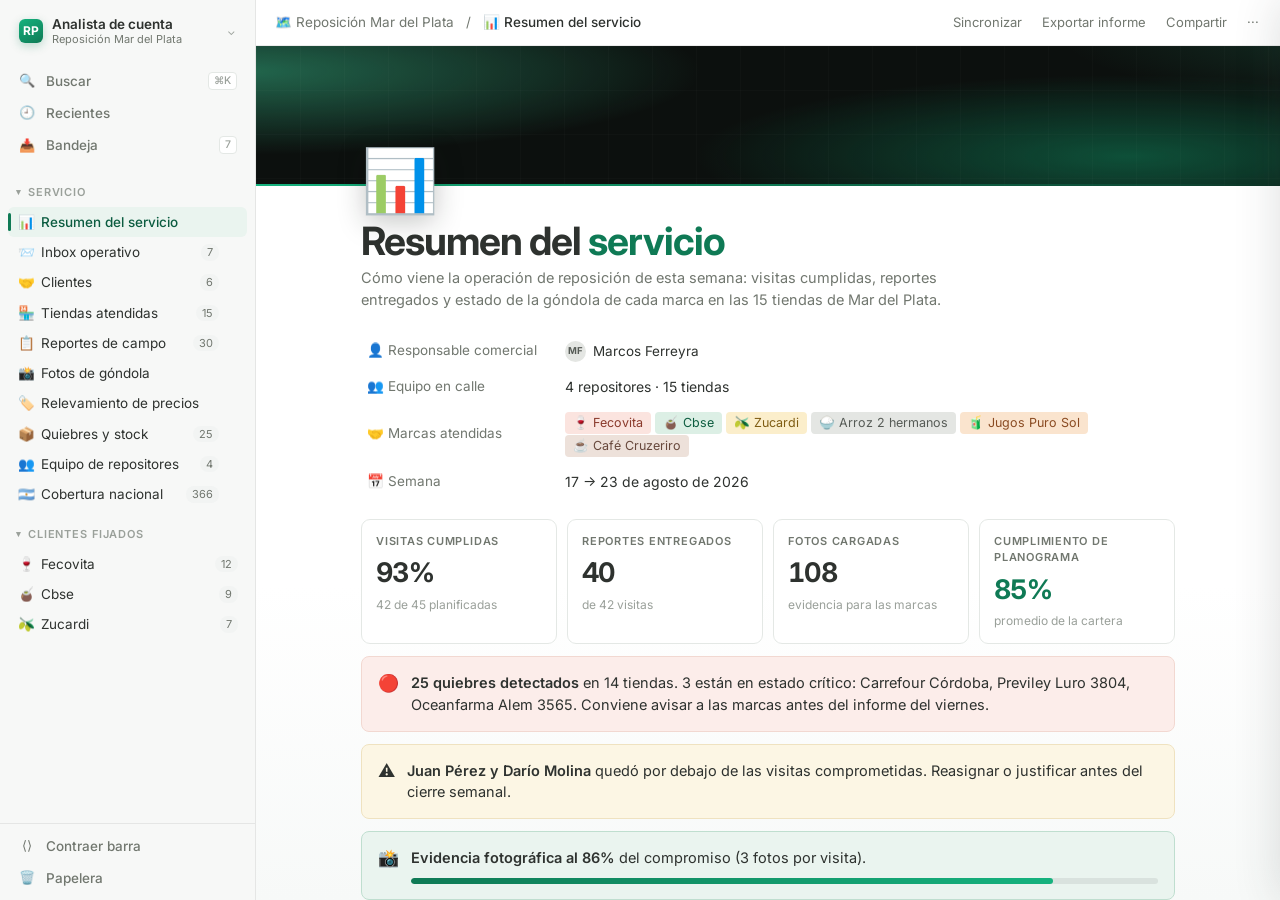
<file: index.html>
<!DOCTYPE html>
<html lang="es-AR">
<head>
<meta charset="utf-8">
<meta name="viewport" content="width=device-width, initial-scale=1">
<meta name="color-scheme" content="light">
<title>Servicio de reposición — Mar del Plata</title>
<link rel="preconnect" href="https://fonts.googleapis.com">
<link rel="preconnect" href="https://fonts.gstatic.com" crossorigin>
<link href="https://fonts.googleapis.com/css2?family=Inter:wght@400;500;600;700&display=swap" rel="stylesheet">
<link rel="stylesheet" href="styles.css">
</head>
<body>
<div class="app">
  <nav class="sidebar" id="sidebar">
    <div class="sbody">
      <div class="wswrap">
        <button class="ws" id="wsBtn" aria-haspopup="true" aria-expanded="false"><span class="av">RP</span>
          <span class="nm hide-slim">Analista de cuenta<small>Reposición Mar del Plata</small></span>
          <span class="cv hide-slim">⌄</span></button>
        <div class="wsmenu" id="wsMenu" hidden>
          <div class="wslabel">Cambiar de vista</div>
          <a class="wsopt on" href="index.html"><span class="i">🗂️</span><span>Analista de cuenta<small>Cartera de Mar del Plata</small></span></a>
          <a class="wsopt" href="supervisor.html"><span class="i">📈</span><span>Supervisor comercial<small>Panel de Marcos Ferreyra</small></span></a>
        </div>
      </div>
      <div class="snav">
        <button class="sitem" id="btnPal"><span class="ic">🔍</span><span class="hide-slim">Buscar</span><span class="kbd hide-slim">⌘K</span></button>
        <button class="sitem" data-toast="Se abriría el historial"><span class="ic">🕘</span><span class="hide-slim">Recientes</span></button>
        <button class="sitem" data-page="inbox"><span class="ic">📥</span><span class="hide-slim">Bandeja</span><span class="kbd hide-slim" id="inbKbd">3</span></button>
      </div>
      <button class="gsec" data-group="g1"><span class="cv">▾</span><span class="hide-slim">Servicio</span><span class="plus hide-slim">＋</span></button>
      <div class="group" id="g1"><div class="tree" id="nav1"></div></div>
      <button class="gsec" data-group="g2"><span class="cv">▾</span><span class="hide-slim">Clientes fijados</span><span class="plus hide-slim">＋</span></button>
      <div class="group" id="g2"><div class="tree" id="favs"></div></div>
    </div>
    <div class="sfoot">
      <button class="sitem" id="btnSlim"><span class="ic">⟨⟩</span><span class="hide-slim">Contraer barra</span></button>
      <button class="sitem" data-toast="Papelera vacía"><span class="ic">🗑️</span><span class="hide-slim">Papelera</span></button>
    </div>
  </nav>

  <div class="main">
    <div class="topbar">
      <button class="tbtn menu" id="menuBtn">☰</button>
      <div class="crumb"><button class="cb">🗺️ Reposición Mar del Plata</button><span>/</span><button class="cb"><b id="crumbNow"></b></button></div>
      <div class="tools">
        <button class="tbtn" id="tSync">Sincronizar</button>
        <button class="tbtn" data-toast="Se generaría el PDF del informe">Exportar informe</button>
        <button class="tbtn" data-toast="Enlace copiado">Compartir</button>
        <button class="tbtn" data-toast="Más opciones">···</button>
      </div>
    </div>
    <div class="scroll" id="scroll">
      <div class="cover"><span class="g"></span><span class="grid"></span><span class="edge"></span></div>
      <div class="page" id="page"></div>
    </div>
  </div>
</div>

<div class="scrim" id="scrim"></div>
<aside class="peek" id="peek" aria-hidden="true">
  <div class="pk-top"><button class="tbtn" id="peekClose">✕</button>
    <button class="tbtn" data-toast="Se abriría como página completa">↗ Abrir como página</button>
    <div style="margin-left:auto;display:flex;gap:2px"><button class="tbtn" data-toast="Enlace copiado">Compartir</button><button class="tbtn">💬</button><button class="tbtn">···</button></div>
  </div>
  <div class="pk-body" id="peekBody"></div>
</aside>
<div class="pal" id="pal"><div class="palbox">
  <input id="palInput" placeholder="Buscar páginas, clientes, tiendas o acciones…" autocomplete="off">
  <div class="palist" id="palist"></div>
  <div class="palfoot"><span>↑↓ moverse</span><span>↵ abrir</span><span>esc cerrar</span></div>
</div></div>
<div class="lb" id="lb"><button class="cl" id="lbClose">✕</button><img id="lbImg" alt=""></div>
<div class="toast" id="toast"><span class="d"></span><span id="toastTxt"></span></div>
<input type="file" id="filePick" accept="image/*" multiple hidden>

<script>
/* ==================== DATOS ==================== */
const CLIENTES = [
  {n:'Fecovita',        e:'🍷', cat:'Bodega',       col:'red',    plan:'Full',      cols:['#8E4557','#B06B7C','#6B2F3E'],
   skus:[{c:'TR-M1',n:'Malbec 1 L',sug:5200},{c:'TR-C1',n:'Cabernet 1 L',sug:5400},{c:'TR-T1',n:'Tetra 1 L',sug:3900}]},
  {n:'Cbse',     e:'🧉', cat:'Yerba mate',   col:'green',  plan:'Full',      cols:['#2F7F63','#5FA98A','#1F6B50'],
   skus:[{c:'AM-05',n:'Amanda 500 g',sug:4300},{c:'AM-10',n:'Amanda 1 kg',sug:7800},{c:'AM-DE',n:'Despalada 1 kg',sug:8600}]},
  {n:'Zucardi',    e:'🫒', cat:'Almacén',      col:'yellow', plan:'Estándar',  cols:['#CBAE6B','#A98F4E','#8C7638'],
   skus:[{c:'NT-G9',n:'Girasol 900 ml',sug:3600},{c:'NT-M15',n:'Mezcla 1,5 L',sug:6100},{c:'NT-O5',n:'Oliva 500 ml',sug:14200}]},
  {n:'Arroz 2 hermanos',      e:'🍚', cat:'Almacén',      col:'gray',   plan:'Estándar',  cols:['#8A9A92','#B0BDB6','#6E7C75'],
   skus:[{c:'GL-O1',n:'Oro 1 kg',sug:3100},{c:'GL-I1',n:'Integral 1 kg',sug:3400},{c:'GL-P5',n:'Parboil 500 g',sug:1900}]},
  {n:'Jugos Puro Sol',     e:'🧃', cat:'Bebidas',      col:'orange', plan:'Básico',    cols:['#D08770','#B5705B','#9A5B47'],
   skus:[{c:'BG-N1',n:'Naranja 1 L',sug:2400},{c:'BG-M1',n:'Manzana 1 L',sug:2400},{c:'BG-MF',n:'Multifruta 200 ml',sug:900}]},
  {n:'Café Cruzeriro ', e:'☕', cat:'Desayuno',     col:'brown',  plan:'Estándar',  cols:['#7A5642','#9E7259','#5C3F30'],
   skus:[{c:'LV-M2',n:'Molido 250 g',sug:6900},{c:'LV-I1',n:'Instantáneo 170 g',sug:9400},{c:'LV-CP',n:'Cápsulas x10',sug:7200}]},
];
const STORES = [
  {n:'Carrefour Catamarca',      cad:'Carrefour', col:'blue',   z:'Centro',          f:'Supermercado', ic:'🛒'},
  {n:'Carrefour Córdoba',        cad:'Carrefour', col:'blue',   z:'Centro',          f:'Supermercado', ic:'🛒'},
  {n:'Vea Luro',                 cad:'Vea',       col:'yellow', z:'Centro',          f:'Supermercado', ic:'🛒'},
  {n:'Vea Edison',               cad:'Vea',       col:'yellow', z:'Puerto',          f:'Supermercado', ic:'🛒'},
  {n:'Disco San Luis',           cad:'Disco',     col:'red',    z:'Centro',          f:'Supermercado', ic:'🛒'},
  {n:'Disco Rawson',             cad:'Disco',     col:'red',    z:'Plaza Mitre',     f:'Supermercado', ic:'🛒'},
  {n:'Disco J. B. Justo',        cad:'Disco',     col:'red',    z:'San Juan',        f:'Supermercado', ic:'🛒'},
  {n:'Riadigos Rivadavia 3050',  cad:'Riadigos',  col:'green',  z:'Rivadavia 3050',  f:'Autoservicio', ic:'🛒'},
  {n:'Riadigos Alvarado 1',      cad:'Riadigos',  col:'green',  z:'Alvarado 1',      f:'Autoservicio', ic:'🛒'},
  {n:'Previley Luro 3804',       cad:'Previley',  col:'purple', z:'Luro 3804',       f:'Farmacia',     ic:'💊'},
  {n:'Previley San Martín 5521', cad:'Previley',  col:'purple', z:'San Martín 5521', f:'Farmacia',     ic:'💊'},
  {n:'Pharmagap Rivadavia 3201', cad:'Farmacias', col:'brown',  z:'Rivadavia 3201',  f:'Farmacia',     ic:'💊'},
  {n:'Pharmadiet Güemes y San.', cad:'Farmacias', col:'brown',  z:'Güemes y San.',   f:'Farmacia',     ic:'💊'},
  {n:'Oceanfarma Alem 3565',     cad:'Farmacias', col:'brown',  z:'Alem 3565',       f:'Farmacia',     ic:'💊'},
  {n:'López Peña 2535',          cad:'Farmacias', col:'brown',  z:'López Peña 2535', f:'Farmacia',     ic:'💊'},
];
const EQUIPO = [
  {n:'Juan Pérez',      ini:'JP', zona:'Centro y Puerto',       tiendas:6, plan:18, hechas:17, rep:16, fotos:44},
  {n:'Silvina Acuña',   ini:'SA', zona:'Güemes y Los Troncos',  tiendas:4, plan:12, hechas:12, rep:12, fotos:31},
  {n:'Darío Molina',    ini:'DM', zona:'Sur y Peralta Ramos',   tiendas:3, plan:9,  hechas:7,  rep:6,  fotos:15},
  {n:'Noelia Ferrari',  ini:'NF', zona:'Zona norte',            tiendas:2, plan:6,  hechas:6,  rep:6,  fotos:18},
];
function hash(s){let h=2166136261;for(let i=0;i<s.length;i++){h^=s.charCodeAt(i);h=Math.imul(h,16777619)}return h>>>0}
function rng(seed){let s=seed>>>0;return()=>{s=(Math.imul(s,1664525)+1013904223)>>>0;return s/4294967296}}
const slug = s=>s.toLowerCase().normalize('NFD').replace(/[\u0300-\u036f]/g,'').replace(/[^a-z0-9]+/g,'-').replace(/^-|-$/g,'');
const HOY = new Date(2026,7,23);
const MES = ['ene','feb','mar','abr','may','jun','jul','ago','sep','oct','nov','dic'];
const fLarga = d=>`${d.getDate()} de ${['enero','febrero','marzo','abril','mayo','junio','julio','agosto','septiembre','octubre','noviembre','diciembre'][d.getMonth()]}`;
const fCorta = d=>`${String(d.getDate()).padStart(2,'0')} ${MES[d.getMonth()]}`;
const money = v=>'$ '+Math.round(v).toLocaleString('es-AR');

/* cada tienda atiende a un subconjunto de clientes */
const data = STORES.map((s,idx)=>{
  const r = rng(hash(s.n));
  const cant = 2+Math.floor(r()*4);
  const start = Math.floor(r()*CLIENTES.length);
  const marcas = Array.from({length:cant},(_,k)=>{
    const cl = CLIENTES[(start+k)%CLIENTES.length];
    const items = cl.skus.map(sk=>{
      let stock = Math.floor(r()*18);
      if(r()<0.13) stock = 0;
      const face = stock===0?0:Math.max(1,Math.min(4,Math.round(r()*4)));
      const precio = Math.round(sk.sug*(0.94+r()*0.16)/50)*50;
      return {...sk, col:cl.cols[cl.skus.indexOf(sk)%cl.cols.length], stock, face, precio,
        oferta:r()<0.14&&stock>0, dev:(precio/sk.sug-1)*100};
    });
    const quiebres = items.filter(i=>i.stock===0).length;
    const cumpl = Math.max(45, Math.min(100, Math.round(100 - quiebres*14 - r()*16)));
    return {cl, items, quiebres, cumpl};
  });
  const quiebres = marcas.reduce((a,m)=>a+m.quiebres,0);
  const cumpl = Math.round(marcas.reduce((a,m)=>a+m.cumpl,0)/marcas.length);
  const devProm = marcas.flatMap(m=>m.items).reduce((a,b,_,arr)=>a+b.dev/arr.length,0);
  const dias = 1+Math.floor(r()*11);
  const last = new Date(HOY); last.setDate(HOY.getDate()-dias);
  const next = new Date(HOY); next.setDate(HOY.getDate()+1+Math.floor(r()*6));
  const st = quiebres>=3?'crit':(quiebres>=1||cumpl<75?'warn':'ok');
  const rep = EQUIPO[Math.floor(r()*EQUIPO.length)];
  return {...s, id:'s'+idx, slug:slug(s.n), marcas, quiebres, cumpl, devProm, last, next, dias, st, rep,
    hora:(9+Math.floor(r()*9))+':'+String(Math.floor(r()*60)).padStart(2,'0'),
    frecuencia:['2 visitas por semana','3 visitas por semana','1 visita por semana'][Math.floor(r()*3)]};
});
const ESTADO = {ok:{t:'Al día',c:'green'}, warn:{t:'Requiere atención',c:'yellow'}, crit:{t:'Crítica',c:'red'}};

/* resumen por cliente */
const clientes = CLIENTES.map(cl=>{
  const filas = data.map(s=>({s, m:s.marcas.find(m=>m.cl.n===cl.n)})).filter(x=>x.m);
  const quiebres = filas.reduce((a,x)=>a+x.m.quiebres,0);
  const cumpl = filas.length?Math.round(filas.reduce((a,x)=>a+x.m.cumpl,0)/filas.length):0;
  const skusTot = filas.length*cl.skus.length;
  const r = rng(hash(cl.n+'sla'));
  return {...cl, slug:slug(cl.n), filas, quiebres, cumpl, skusTot,
    visitas:filas.length*2, reportes:filas.length*2-Math.floor(r()*2),
    fotos:filas.length*3-Math.floor(r()*4), alta:new Date(2025,Math.floor(r()*12),1+Math.floor(r()*27))};
});

/* reportes de campo */
const PLANT = [
  {t:'Quiebre', c:'red', p:(s,m)=>`Faltante de ${m.items.find(i=>i.stock===0)?.n||'un SKU'} de ${m.cl.n}. El encargado dice que hay pedido pendiente de recepción. Dejé la cenefa puesta para no perder el espacio.`},
  {t:'Precio', c:'orange', p:(s,m)=>`El cartel de góndola de ${m.cl.n} no coincide con la lista vigente. Saqué foto de la etiqueta y avisé en caja.`},
  {t:'Planograma', c:'blue', p:(s,m)=>`${m.cl.n} perdió dos frentes contra el planograma. Recuperé uno acomodando desde el depósito.`},
  {t:'Material POP', c:'purple', p:(s,m)=>`No queda cenefa ni stopper de ${m.cl.n}. Hay que mandar material para la próxima visita.`},
  {t:'Sin novedad', c:'green', p:(s,m)=>`Góndola de ${m.cl.n} repuesta y frenteada. Sin faltantes al cierre de la visita.`},
];
const feed = [];
data.forEach(s=>{
  const r = rng(hash(s.n+'rep'));
  s.marcas.slice(0,2).forEach((m,i)=>{
    let tpl;
    if(m.quiebres>0) tpl = PLANT[0];
    else if(m.cumpl<75) tpl = PLANT[2];
    else tpl = PLANT[Math.floor(r()*PLANT.length)];
    const d = new Date(s.last); d.setDate(d.getDate()-i*2);
    feed.push({store:s, cli:m.cl, tipo:tpl.t, col:tpl.c, texto:tpl.p(s,m), fecha:d, hora:s.hora, rep:s.rep});
  });
});
feed.sort((a,b)=>b.fecha-a.fecha);

/* ==================== INBOX OPERATIVO ==================== */
const AHORA = new Date(2026,7,23,16,20);
const antes = min=>new Date(AHORA-min*60000);
const relrel = d=>{ const m=Math.round((AHORA-d)/60000);
  return m<1?'recién':m<60?`hace ${m} min`:m<1440?`hace ${Math.round(m/60)} h`:`hace ${Math.round(m/1440)} d`; };
const relhora = d=>`${String(d.getHours()).padStart(2,'0')}:${String(d.getMinutes()).padStart(2,'0')}`;
const CANALES = {
  whatsapp:{t:'WhatsApp',   i:'📱', c:'green'},
  email:   {t:'Email',      i:'✉️', c:'blue'},
  plataforma:{t:'Plataforma',i:'💬', c:'brand'},
};
const CATS = {
  reclamo:  {t:'Reclamo',               c:'red'},
  armado:   {t:'Armado',                c:'purple'},
  visita:   {t:'Coordinación de visita',c:'yellow'},
  respuesta:{t:'Respuesta a cliente',   c:'blue'},
  interno:  {t:'Interno',               c:'gray'},
};
const HEST = {
  nuevo:    {t:'Sin abrir',            c:'red'},
  responder:{t:'Te toca responder',    c:'orange'},
  esperando:{t:'Esperando al cliente', c:'yellow'},
  resuelto: {t:'Resuelto',             c:'green'},
};
const _S = n=>data.find(x=>x.n.toLowerCase().startsWith(n.toLowerCase()));
const _C = n=>clientes.find(x=>x.n.toLowerCase().startsWith(n.toLowerCase()));
const QR = {
  reclamo:  ['Voy a la tienda en el día','Paso la novedad al repositor de la zona','¿Me pasás una foto del faltante?'],
  armado:   ['Confirmo las cantidades','Lo coordino con depósito y aviso','Asigno repositor y fecha de armado'],
  visita:   ['Reprogramo la visita','Confirmo el horario','Aviso al repositor y te confirmo'],
  respuesta:['Te lo envío hoy','Lo reviso y te confirmo','Adjunto el informe con el detalle'],
  interno:  ['Recibido, lo sumo','Gracias, queda registrado'],
};
const BANDEJA = [
  { id:'h1', canal:'whatsapp', cat:'reclamo', estado:'nuevo', prio:'alta',
    de:{n:'Rodrigo Sena', rol:'Encargado · Disco Rawson', ini:'RS'},
    store:_S('Disco Rawson'), cli:_C('Fecovita'), asignado:'Vos', sla:2,
    asunto:'Hueco de Fecovita en góndola',
    msgs:[
      {q:'ellos', txt:'Hola, se cayó la cenefa de los vinos Fecovita y quedó el hueco en la góndola. ¿Pueden mandar a alguien hoy?', at:antes(38)},
      {q:'ellos', txt:'Te paso una foto de cómo quedó', at:antes(37)},
    ]},
  { id:'h2', canal:'email', cat:'armado', estado:'responder', prio:'alta',
    de:{n:'Marcos Ferreyra', rol:'Trade marketing · Fecovita', ini:'MF'},
    store:null, cli:_C('Fecovita'), asignado:'Vos', sla:6,
    asunto:'Armado de punta — Malbec 1 L en Carrefour',
    armado:{ fecha:'viernes 25 de agosto', lugar:'Carrefour Catamarca y Carrefour Córdoba',
      items:[ {sku:'TR-M1', n:'Malbec 1 L', qty:'6 cajas por tienda', ok:true},
              {sku:'POP', n:'Cenefa + zócalo de promo', qty:'1 kit por tienda', ok:false},
              {sku:'POP', n:'Habladores de precio', qty:'12 unidades', ok:false} ]},
    msgs:[
      {q:'ellos', txt:'Hola, para la promo del fin de semana necesitamos armar una punta de góndola de Malbec 1 L en las Carrefour. Van el planograma y las cantidades en el adjunto. ¿Llegan a dejarlo montado el viernes?', at:antes(180)},
    ]},
  { id:'h3', canal:'plataforma', cat:'respuesta', estado:'esperando', prio:'normal',
    de:{n:'Paula Rendón', rol:'KAM · Cbse', ini:'PR'},
    store:null, cli:_C('Cbse'), asignado:'Vos', sla:null,
    asunto:'Consolidado de quiebres de la semana',
    msgs:[
      {q:'ellos', txt:'¿Me pueden pasar el consolidado de quiebres de Cbse de esta semana antes del cierre?', at:antes(1500)},
      {q:'nos', txt:'Sí, te lo mando hoy a la tarde con el detalle por tienda.', at:antes(1400)},
    ]},
  { id:'h4', canal:'whatsapp', cat:'visita', estado:'responder', prio:'normal',
    de:{n:'Juan Pérez', rol:'Repositor · Centro y Puerto', ini:'JP'},
    store:_S('Vea Edison'), cli:null, asignado:'Vos', sla:1,
    asunto:'Vea Edison no habilita reposición hasta las 15',
    msgs:[
      {q:'ellos', txt:'En Vea Edison hoy no me dejan reponer hasta las 15 por recepción de mercadería. ¿Espero o paso a otra tienda y vuelvo?', at:antes(20)},
    ]},
  { id:'h5', canal:'email', cat:'reclamo', estado:'nuevo', prio:'normal',
    de:{n:'Lucía Ferro', rol:'Category · Zucardi', ini:'LF'},
    store:_S('Disco J'), cli:_C('Zucardi'), asignado:'Vos', sla:8,
    asunto:'Diferencia de precio en Disco J. B. Justo',
    msgs:[
      {q:'ellos', txt:'Detectamos que en Disco J. B. Justo el cartel de Oliva 500 ml marca $ 13.900 y la lista vigente es $ 14.200. ¿Lo pueden verificar en la próxima visita?', at:antes(95)},
    ]},
  { id:'h6', canal:'whatsapp', cat:'armado', estado:'esperando', prio:'normal',
    de:{n:'Marta Quiroz', rol:'Encargada · Previley Luro 3804', ini:'MQ'},
    store:_S('Previley Luro'), cli:_C('Café Cruzeiro'), asignado:'Vos', sla:null,
    asunto:'Isla de Café Cruzeiro — cuántas cajas',
    armado:{ fecha:'jueves 27 de agosto', lugar:'Previley Luro 3804 · isla de entrada',
      items:[ {sku:'LV-M2', n:'Molido 250 g', qty:'a confirmar con depósito', ok:false},
              {sku:'LV-CP', n:'Cápsulas x10', qty:'a confirmar con depósito', ok:false} ]},
    msgs:[
      {q:'ellos', txt:'Para la isla de Café Cruzeiro del jueves, ¿cuántas cajas me traen? Así les libero el espacio.', at:antes(600)},
      {q:'nos', txt:'Lo consulto con depósito y te confirmo mañana temprano.', at:antes(540)},
    ]},
  { id:'h7', canal:'plataforma', cat:'interno', estado:'resuelto', prio:'normal',
    de:{n:'Silvina Acuña', rol:'Repositora · Güemes y Los Troncos', ini:'SA'},
    store:_S('Riadigos Alvarado'), cli:null, asignado:'Vos', sla:null,
    asunto:'Faltaba la foto de cartelería en Riadigos Alvarado',
    msgs:[
      {q:'ellos', txt:'Ya subí la foto de cartelería de Riadigos Alvarado que faltaba en el reporte de ayer.', at:antes(200)},
      {q:'nos', txt:'Perfecto, la sumo al informe. Gracias.', at:antes(180)},
    ]},
  { id:'h8', canal:'email', cat:'respuesta', estado:'resuelto', prio:'normal',
    de:{n:'Diego Ayala', rol:'Compras · Jugos Puro Sol', ini:'DA'},
    store:null, cli:_C('Jugos Puro Sol'), asignado:'Vos', sla:null,
    asunto:'Recibido el informe semanal',
    msgs:[
      {q:'ellos', txt:'Recibimos el informe, todo claro. Gracias por el detalle de los quiebres.', at:antes(2600)},
      {q:'nos', txt:'Genial, cualquier cosa quedamos a disposición.', at:antes(2560)},
    ]},
  { id:'h9', canal:'whatsapp', cat:'reclamo', estado:'responder', prio:'alta',
    de:{n:'Hernán Ruiz', rol:'Encargado · Carrefour Córdoba', ini:'HR'},
    store:_S('Carrefour Córdoba'), cli:_C('Cbse'), asignado:'Vos', sla:4,
    asunto:'Falta Amanda 1 kg hace 3 días',
    msgs:[
      {q:'ellos', txt:'Che, hace 3 días que no tengo Amanda 1 kg de Cbse y el de la otra cuadra lo tiene. Estoy perdiendo venta.', at:antes(70)},
    ]},
  { id:'h10', canal:'plataforma', cat:'visita', estado:'esperando', prio:'normal',
    de:{n:'Sofía Molteni', rol:'Encargada · Disco San Luis', ini:'SM'},
    store:_S('Disco San Luis'), cli:null, asignado:'Vos', sla:null,
    asunto:'Cambio de día de visita',
    msgs:[
      {q:'ellos', txt:'¿Pueden pasar la visita de los martes a los miércoles? Los martes tenemos inventario y se complica.', at:antes(900)},
      {q:'nos', txt:'Lo vemos con el repositor de la zona y te confirmamos.', at:antes(840)},
    ]},
  { id:'h11', canal:'whatsapp', cat:'armado', estado:'nuevo', prio:'alta',
    de:{n:'Paula Rendón', rol:'KAM · Cbse', ini:'PR'},
    store:null, cli:_C('Cbse'), asignado:'Vos', sla:20,
    asunto:'Activación de yerba — refuerzo de repositores el lunes',
    armado:{ fecha:'lunes 24 de agosto', lugar:'Tiendas del centro (Carrefour, Vea Luro, Disco San Luis)',
      items:[ {sku:'AM-05', n:'Amanda 500 g', qty:'exhibición adicional', ok:false},
              {sku:'AM-10', n:'Amanda 1 kg', qty:'exhibición adicional', ok:false},
              {sku:'EQ', n:'2 repositores extra por la mañana', qty:'coordinar', ok:false} ]},
    msgs:[
      {q:'ellos', txt:'El lunes arranca la activación de yerba. Necesitamos reforzar con 2 repositores extra a la mañana en las tiendas del centro para armar las exhibiciones. ¿Se puede?', at:antes(50)},
    ]},
  { id:'h12', canal:'email', cat:'respuesta', estado:'nuevo', prio:'normal',
    de:{n:'Gustavo Lema', rol:'Trade · Arroz 2 Hermanos', ini:'GL'},
    store:null, cli:_C('Arroz 2 hermanos'), asignado:'Vos', sla:24,
    asunto:'¿Suman relevamiento de la marca blanca?',
    msgs:[
      {q:'ellos', txt:'¿Podrían incluir en el relevamiento de precios el arroz marca blanca de la competencia en las tiendas donde estamos? Nos sirve para la próxima negociación.', at:antes(120)},
    ]},
];
const inbAbiertas = ()=>BANDEJA.filter(h=>h.estado==='nuevo'||h.estado==='responder');
const inbVencen = ()=>BANDEJA.filter(h=>h.sla!=null && h.sla<=8 && h.estado!=='resuelto');

/* cobertura nacional del servicio */
const PROVS = [
  ['Centro y Cuyo', [['Buenos Aires',128,'BA'],['Ciudad de Buenos Aires',64],['Córdoba',41],['Santa Fe',33],['Entre Ríos',11],['Mendoza',21],['San Juan',4],['San Luis',3],['La Pampa',2]]],
  ['Norte',         [['Tucumán',12],['Salta',9],['Chaco',5],['Corrientes',5],['Misiones',4],['Santiago del Estero',3],['Jujuy',3],['Catamarca',1],['La Rioja',1],['Formosa',1]]],
  ['Patagonia',     [['Neuquén',7],['Río Negro',6],['Chubut',2],['Santa Cruz',0],['Tierra del Fuego',0]]],
];
const totalNac = PROVS.flatMap(r=>r[1]).reduce((a,p)=>a+p[1],0);
const maxProv = Math.max(...PROVS.flatMap(r=>r[1]).map(p=>p[1]));
const conCob = PROVS.flatMap(r=>r[1]).filter(p=>p[1]>0).length;
const totalProv = PROVS.flatMap(r=>r[1]).length;

/* ==================== HELPERS ==================== */
const $ = q=>document.querySelector(q);
const esc = s=>String(s).replace(/[&<>"]/g,c=>({'&':'&amp;','<':'&lt;','>':'&gt;','"':'&quot;'}[c]));
const totQuiebres = data.reduce((a,s)=>a+s.quiebres,0);
const cumplGlobal = Math.round(data.reduce((a,s)=>a+s.cumpl,0)/data.length);
const criticas = data.filter(s=>s.st==='crit'), atencion = data.filter(s=>s.st==='warn'), aldia = data.filter(s=>s.st==='ok');
const visPlan = EQUIPO.reduce((a,e)=>a+e.plan,0), visHechas = EQUIPO.reduce((a,e)=>a+e.hechas,0);
const repEnt = EQUIPO.reduce((a,e)=>a+e.rep,0), fotosTot = EQUIPO.reduce((a,e)=>a+e.fotos,0);
const cumplVisitas = Math.round(visHechas/visPlan*100);

let toastT;
function toast(t){ $('#toastTxt').textContent=t; $('#toast').classList.add('on');
  clearTimeout(toastT); toastT=setTimeout(()=>$('#toast').classList.remove('on'),2200); }

/* ---- fotos locales ---- */
let CARPETA = 'fotos/';
const SUBIDAS = {}, FOTOS_OK = new Set();
const TIPOS = ['Góndola principal','Punta o exhibición','Cartelería y precios'];
const fotoKey = (s,n)=>`${s.slug}-${n}`;
const fotoSrc = (s,n)=>SUBIDAS[fotoKey(s,n)] || (CARPETA+fotoKey(s,n)+'.jpg');
const hayFoto = (s,n)=>!!SUBIDAS[fotoKey(s,n)] || FOTOS_OK.has(fotoKey(s,n));
function imgOFallback(s,n,alto){
  return `<img src="${fotoSrc(s,n)}" alt="Góndola de ${esc(s.n)}" style="width:100%;height:${alto}px;object-fit:cover;display:block"
    onload="FOTOS_OK.add('${fotoKey(s,n)}')" onerror="this.style.display='none'">`;
}
let pickTarget = null;
$('#filePick').addEventListener('change',e=>{
  const files=[...e.target.files]; if(!files.length) return;
  if(pickTarget){ SUBIDAS[pickTarget]=URL.createObjectURL(files[0]); FOTOS_OK.add(pickTarget); toast('Foto asignada a '+pickTarget); pickTarget=null; }
  else{
    let ok=0;
    files.forEach(f=>{
      const nm=f.name.toLowerCase().normalize('NFD').replace(/[\u0300-\u036f]/g,'').replace(/\.[a-z]+$/,'');
      const st=data.find(s=>nm.includes(s.slug)); if(!st) return;
      const m=nm.match(/-(\d)$/); const n=m?+m[1]:([1,2,3].find(k=>!SUBIDAS[fotoKey(st,k)])||1);
      SUBIDAS[fotoKey(st,n)]=URL.createObjectURL(f); FOTOS_OK.add(fotoKey(st,n)); ok++;
    });
    toast(ok?`${ok} foto${ok>1?'s':''} vinculada${ok>1?'s':''}`:'Ningún nombre coincidió con una tienda');
  }
  e.target.value=''; render(PAGE);
});
const pedirFoto = k=>{ pickTarget=k; $('#filePick').removeAttribute('multiple'); $('#filePick').click(); };
const pedirVarias = ()=>{ pickTarget=null; $('#filePick').setAttribute('multiple',''); $('#filePick').click(); };

/* esquema de góndola de una marca */
function planograma(marca,w,h,shelves){
  const items = marca.items, per = Math.ceil(items.length/shelves);
  const padX=14, padY=12, sh=(h-padY*2)/shelves;
  let out=`<svg class="pg" viewBox="0 0 ${w} ${h}" xmlns="http://www.w3.org/2000/svg" role="img" aria-label="Góndola de ${esc(marca.cl.n)}"><rect width="${w}" height="${h}" fill="#F2F4F3"/>`;
  let k=0;
  for(let s=0;s<shelves;s++){
    const y=padY+s*sh+sh-8;
    out+=`<rect x="${padX-5}" y="${y}" width="${w-padX*2+10}" height="3" fill="#D5DBD6"/>`;
    let x=padX;
    items.slice(s*per,(s+1)*per).forEach(it=>{
      const bw=16,gap=3;
      if(it.stock===0){
        out+=`<rect class="hole" x="${x}" y="${y-32}" width="${bw*2+gap}" height="32" fill="none" stroke="#B8503F" stroke-width="1.1" stroke-dasharray="3 2" rx="2"/><text x="${x+(bw*2+gap)/2}" y="${y-13}" font-family="Inter,sans-serif" font-size="7.5" fill="#B8503F" text-anchor="middle">HUECO</text>`;
        x+=bw*2+gap+9; return;
      }
      const n=Math.max(1,it.face);
      for(let i=0;i<n;i++){
        const bh=25+(i%2?4:0);
        out+=`<rect class="b" x="${x}" y="${y-bh}" width="${bw}" height="${bh}" rx="2" fill="${it.col}" style="animation-delay:${k*38}ms"/>`;
        x+=bw+gap; k++;
      }
      out+=`<text x="${x-n*(bw+gap)}" y="${y+11}" font-family="Inter,sans-serif" font-size="7" fill="#9AA09A">${it.c}</text>`;
      x+=9;
    });
  }
  return out+'</svg>';
}
const planoTienda = (s,w,h,sh)=>planograma(s.marcas[0],w,h,sh);

/* ==================== NAVEGACIÓN ==================== */
const NAV = [
  {k:'resumen',   t:'Resumen del servicio', i:'📊'},
  {k:'inbox',     t:'Inbox operativo',      i:'📨', b:inbAbiertas().length},
  {k:'clientes',  t:'Clientes',             i:'🤝', b:clientes.length},
  {k:'tiendas',   t:'Tiendas atendidas',    i:'🏪', b:data.length},
  {k:'reportes',  t:'Reportes de campo',    i:'📋', b:feed.length},
  {k:'fotos',     t:'Fotos de góndola',     i:'📸'},
  {k:'precios',   t:'Relevamiento de precios', i:'🏷️'},
  {k:'quiebres',  t:'Quiebres y stock',     i:'📦', b:totQuiebres},
  {k:'equipo',    t:'Equipo de repositores',i:'👥', b:EQUIPO.length},
  {k:'cobertura', t:'Cobertura nacional',   i:'🇦🇷', b:totalNac},
];
$('#nav1').innerHTML = NAV.map(n=>`<button class="tnode" data-page="${n.k}">
  <span class="ti">${n.i}</span><span class="tt hide-slim">${n.t}</span>
  ${n.b?`<span class="bdg hide-slim">${n.b}</span>`:''}<span class="plus hide-slim">＋</span></button>`).join('');
$('#favs').innerHTML = clientes.slice(0,3).map(c=>`<button class="tnode" data-cli="${c.slug}">
  <span class="ti">${c.e}</span><span class="tt hide-slim">${esc(c.n)}</span>
  <span class="bdg hide-slim">${c.filas.length}</span></button>`).join('');
$('#inbKbd').textContent = inbAbiertas().length;

document.addEventListener('click',e=>{
  const p=e.target.closest('[data-page]'); if(p) return render(p.dataset.page);
  const s=e.target.closest('[data-store]'); if(s) return openTienda(s.dataset.store);
  const c=e.target.closest('[data-cli]'); if(c) return openCliente(c.dataset.cli);
  const hl=e.target.closest('[data-hilo]'); if(hl) return openHilo(hl.dataset.hilo);
  const fc=e.target.closest('[data-fcanal]'); if(fc){ inbCanal=fc.dataset.fcanal; return drawInbox(); }
  const fk=e.target.closest('[data-fcat]'); if(fk){ inbCat=fk.dataset.fcat; return drawInbox(); }
  const t=e.target.closest('[data-toast]'); if(t) return toast(t.dataset.toast);
  if(e.target.id==='cfgApply'){
    let v=$('#cfgPath').value.trim(); if(v&&!v.endsWith('/')) v+='/';
    CARPETA=v; FOTOS_OK.clear(); toast('Carpeta: '+(CARPETA||'(junto al HTML)')); render('fotos');
  }
  if(e.target.id==='cfgPick') pedirVarias();
  if(e.target.id==='cfgList'){
    const txt=data.flatMap(s=>[1,2,3].map(n=>`${s.slug}-${n}.jpg`)).join('\n');
    navigator.clipboard?.writeText(txt).then(()=>toast('45 nombres copiados'),()=>toast('Copialos desde cada tarjeta'));
  }
});
document.querySelectorAll('.gsec').forEach(g=>g.addEventListener('click',()=>{
  const box=$('#'+g.dataset.group), closed=g.classList.toggle('closed');
  if(closed){ box.style.height=box.scrollHeight+'px'; requestAnimationFrame(()=>box.style.height='0px'); }
  else { box.style.height=box.scrollHeight+'px'; setTimeout(()=>box.style.height='auto',230); }
}));
$('#btnSlim').addEventListener('click',()=>{ const sb=$('#sidebar'); sb.classList.toggle('slim');
  toast(sb.classList.contains('slim')?'Barra contraída':'Barra expandida'); });
$('#menuBtn').addEventListener('click',()=>$('#sidebar').classList.toggle('open'));
(()=>{ const b=$('#wsBtn'), m=$('#wsMenu'); if(!b||!m) return;
  const close=()=>{ m.hidden=true; b.setAttribute('aria-expanded','false'); };
  b.addEventListener('click',e=>{ e.stopPropagation(); const o=m.hidden; m.hidden=!o; b.setAttribute('aria-expanded',String(o)); });
  document.addEventListener('click',e=>{ if(!m.hidden && !m.contains(e.target)) close(); });
  document.addEventListener('keydown',e=>{ if(e.key==='Escape') close(); }); })();
$('#tSync').addEventListener('click',()=>{ toast('Sincronizando con los repositores…'); setTimeout(()=>toast('Todo al día'),900); });

/* paleta de comandos */
const CMDS = [
  ...NAV.map(n=>({i:n.i,t:n.t,m:'Página',go:()=>render(n.k)})),
  ...clientes.map(c=>({i:c.e,t:c.n,m:'Cliente',go:()=>openCliente(c.slug)})),
  ...data.map(s=>({i:s.ic,t:s.n,m:s.cad,go:()=>openTienda(s.id)})),
  ...BANDEJA.map(h=>({i:CANALES[h.canal].i,t:h.asunto,m:'Inbox · '+(h.cli?h.cli.n:h.store?h.store.n:'interno'),go:()=>openHilo(h.id)})),
  {i:'📁',t:'Vincular fotos del disco',m:'Acción',go:()=>{render('fotos');setTimeout(pedirVarias,250)}},
  {i:'⟨⟩',t:'Contraer barra lateral',m:'Acción',go:()=>$('#btnSlim').click()},
];
let palSel=0, palRes=CMDS;
const openPal=()=>{ $('#pal').classList.add('on'); $('#palInput').value=''; palFilter(''); setTimeout(()=>$('#palInput').focus(),40); };
const closePal=()=>$('#pal').classList.remove('on');
function palFilter(q){ const n=q.toLowerCase();
  palRes=CMDS.filter(c=>c.t.toLowerCase().includes(n)||c.m.toLowerCase().includes(n)).slice(0,40); palSel=0; palDraw(); }
function palDraw(){
  $('#palist').innerHTML = palRes.map((c,i)=>`<button class="palrow ${i===palSel?'sel':''}" data-i="${i}">
    <span class="i">${c.i}</span><span>${esc(c.t)}</span><span class="m">${esc(c.m)}</span></button>`).join('')
    || '<div class="palrow" style="color:var(--light)">Sin resultados</div>';
  $('#palist').querySelectorAll('[data-i]').forEach(b=>b.addEventListener('click',()=>{closePal();palRes[+b.dataset.i].go()}));
}
$('#btnPal').addEventListener('click',openPal);
$('#palInput').addEventListener('input',e=>palFilter(e.target.value));
document.addEventListener('keydown',e=>{
  if((e.metaKey||e.ctrlKey)&&e.key.toLowerCase()==='k'){ e.preventDefault(); openPal(); return; }
  if($('#pal').classList.contains('on')){
    if(e.key==='Escape') closePal();
    if(e.key==='ArrowDown'){e.preventDefault();palSel=Math.min(palSel+1,palRes.length-1);palDraw();}
    if(e.key==='ArrowUp'){e.preventDefault();palSel=Math.max(palSel-1,0);palDraw();}
    if(e.key==='Enter'&&palRes[palSel]){closePal();palRes[palSel].go();}
  } else if(e.key==='Escape'){ closePeek(); $('#lb').classList.remove('on'); }
});
$('#pal').addEventListener('click',e=>{ if(e.target.id==='pal') closePal(); });

/* ==================== RENDER ==================== */
let PAGE='resumen', vista='tabla', inbCanal='todos', inbCat='todas';
function render(p){
  if(!PAGES[p]) p='resumen';
  PAGE=p;
  if(location.hash!=='#'+p) history.replaceState(null,'','#'+p);
  document.querySelectorAll('[data-page]').forEach(n=>n.classList.toggle('on',n.dataset.page===p));
  const meta=NAV.find(n=>n.k===p);
  $('#crumbNow').textContent=meta.i+' '+meta.t;
  $('#page').innerHTML=PAGES[p]();
  $('#page').classList.remove('fadein'); void $('#page').offsetWidth; $('#page').classList.add('fadein');
  $('#scroll').scrollTop=0; post($('#page'));
  if(p==='tiendas'){ drawDB(); moverInd(); }
  if(p==='inbox'){ drawInbox(); }
}
function post(el){
  requestAnimationFrame(()=>{
    el.querySelectorAll('[data-w]').forEach(b=>b.style.width=b.dataset.w+'%');
    el.querySelectorAll('.stagger > *').forEach((n,i)=>n.style.animationDelay=Math.min(i*32,320)+'ms');
    el.querySelectorAll('[data-to]').forEach(n=>{
      const to=parseFloat(n.dataset.to), dec=+(n.dataset.dec||0), sg=n.dataset.sign==='1', t0=performance.now();
      (function step(t){const q=Math.min(1,(t-t0)/850),e=1-Math.pow(1-q,3);
        n.textContent=(sg&&to>=0?'+':'')+(to*e).toFixed(dec); if(q<1) requestAnimationFrame(step);})(t0);
    });
  });
  el.querySelectorAll('[data-slot]').forEach(n=>n.addEventListener('click',()=>{
    const [sid,num]=n.dataset.slot.split('|'); const s=data.find(x=>x.id===sid);
    if(hayFoto(s,num)){ $('#lbImg').src=fotoSrc(s,num); $('#lb').classList.add('on'); }
    else pedirFoto(fotoKey(s,num));
  }));
  el.querySelectorAll('[data-tab]').forEach(b=>b.addEventListener('click',()=>{
    vista=b.dataset.tab;
    el.querySelectorAll('[data-tab]').forEach(x=>x.setAttribute('aria-selected',x.dataset.tab===vista));
    moverInd(); drawDB();
  }));
}
function moverInd(){
  const b=$('[data-tab][aria-selected="true"]'), ind=$('#vind'), head=$('#dbhead'); if(!b||!ind) return;
  const r=b.getBoundingClientRect(), base=head.getBoundingClientRect();
  ind.style.left=(r.left-base.left)+'px'; ind.style.width=r.width+'px';
}
window.addEventListener('resize',moverInd);
const PAGES={};

/* ---------- RESUMEN DEL SERVICIO ---------- */
PAGES.resumen = ()=>`
<div class="picon">📊</div>
<h1 class="title">Resumen del <span class="accent">servicio</span></h1>
<p class="lead">Cómo viene la operación de reposición de esta semana: visitas cumplidas, reportes entregados y estado de la góndola de cada marca en las 15 tiendas de Mar del Plata.</p>
<div class="props">
  <div class="prow"><span class="pkey">👤 Responsable comercial</span><span class="pval"><span class="person"><span class="av">MF</span>Marcos Ferreyra</span></span></div>
  <div class="prow"><span class="pkey">👥 Equipo en calle</span><span class="pval">${EQUIPO.length} repositores · ${data.length} tiendas</span></div>
  <div class="prow"><span class="pkey">🤝 Marcas atendidas</span><span class="pval">${clientes.map(c=>`<span class="pill ${c.col}">${c.e} ${c.n}</span>`).join(' ')}</span></div>
  <div class="prow"><span class="pkey">📅 Semana</span><span class="pval">17 → 23 de agosto de 2026</span></div>
</div>
<div class="kpis">
  <div class="kpi"><div class="k">Visitas cumplidas</div><div class="v"><span data-to="${cumplVisitas}">0</span>%</div><div class="m">${visHechas} de ${visPlan} planificadas</div></div>
  <div class="kpi"><div class="k">Reportes entregados</div><div class="v"><span data-to="${repEnt}">0</span></div><div class="m">de ${visHechas} visitas</div></div>
  <div class="kpi"><div class="k">Fotos cargadas</div><div class="v"><span data-to="${fotosTot}">0</span></div><div class="m">evidencia para las marcas</div></div>
  <div class="kpi"><div class="k">Cumplimiento de planograma</div><div class="v ${cumplGlobal>=85?'pos':''}"><span data-to="${cumplGlobal}">0</span>%</div><div class="m">promedio de la cartera</div></div>
</div>
<div class="callout red"><span class="ce">🔴</span><div><b>${totQuiebres} quiebres detectados</b> en ${data.filter(s=>s.quiebres>0).length} tiendas. ${criticas.length} están en estado crítico: ${criticas.slice(0,3).map(s=>esc(s.n)).join(', ')}. Conviene avisar a las marcas antes del informe del viernes.</div></div>
<div class="callout warn"><span class="ce">⚠️</span><div><b>${EQUIPO.filter(e=>e.hechas<e.plan).map(e=>e.n).join(' y ')}</b> quedó por debajo de las visitas comprometidas. Reasignar o justificar antes del cierre semanal.</div></div>
<div class="callout brand"><span class="ce">📸</span><div style="flex:1"><b>Evidencia fotográfica al ${Math.round(fotosTot/(visHechas*3)*100)}%</b> del compromiso (3 fotos por visita).<span class="meter"><i data-w="${Math.round(fotosTot/(visHechas*3)*100)}"></i></span></div></div>
<h2 class="h">Estado por marca</h2>
<div class="stagger">${clientes.map(c=>`<button class="ccard" data-cli="${c.slug}">
  <span class="em">${c.e}</span>
  <span style="flex:1;min-width:0">
    <span class="t" style="display:block">${esc(c.n)}</span>
    <span class="m" style="display:block">${c.filas.length} tiendas · plan ${c.plan} · ${c.quiebres} quiebres</span>
    <span class="meter" style="max-width:340px"><i data-w="${c.cumpl}"></i></span>
  </span>
  <span class="r"><span class="big ${c.cumpl>=85?'pos':c.cumpl<70?'neg':''}">${c.cumpl}%</span><span class="lbl">planograma</span></span>
</button>`).join('')}</div>
<h2 class="h">Prioridades de la semana</h2>
<div class="callout"><span class="ce">1️⃣</span><div>Reponer y fotografiar los quiebres de ${criticas.slice(0,2).map(s=>esc(s.n)).join(' y ')}.</div></div>
<div class="callout"><span class="ce">2️⃣</span><div>Cerrar los reportes faltantes para llegar al 100% del compromiso con las marcas.</div></div>
<div class="callout"><span class="ce">3️⃣</span><div>Enviar el informe consolidado de ${clientes[0].n} y ${clientes[1].n}, que son los planes Full.</div></div>`;

/* ---------- CLIENTES ---------- */
PAGES.clientes = ()=>`
<div class="picon">🤝</div>
<h1 class="title">Clientes</h1>
<p class="lead">Marcas que contratan el servicio de reposición. Cada una tiene su plan, sus tiendas asignadas y su nivel de cumplimiento en góndola.</p>
<table><thead><tr>
  <th style="width:26%"><span class="ph">Aa</span>Cliente</th><th><span class="ph">◉</span>Plan</th>
  <th><span class="ph">#</span>Tiendas</th><th><span class="ph">#</span>SKU</th>
  <th><span class="ph">#</span>Quiebres</th><th class="opt"><span class="ph">#</span>Reportes</th>
  <th><span class="ph">#</span>Planograma</th></tr></thead><tbody>
${clientes.map(c=>`<tr class="clickable" data-cli="${c.slug}">
  <td class="tt"><span class="row-title"><span>${c.e}</span><span>${esc(c.n)}</span><span class="open">ABRIR</span></span></td>
  <td><span class="pill ${c.plan==='Full'?'brand':'ghost'}">${c.plan}</span></td>
  <td class="num">${c.filas.length}</td><td class="num">${c.skusTot}</td>
  <td class="num" ${c.quiebres?'style="color:var(--t-red)"':''}>${c.quiebres}</td>
  <td class="num opt">${c.reportes}</td>
  <td class="num ${c.cumpl>=85?'pos':c.cumpl<70?'neg':''}">${c.cumpl}%</td></tr>`).join('')}
</tbody></table>
<button class="addrow" data-toast="Alta de cliente">＋ Nuevo cliente</button>
<div class="dbfoot">${clientes.length} marcas · ${clientes.reduce((a,c)=>a+c.filas.length,0)} vínculos marca × tienda</div>
<h2 class="h">Qué incluye cada plan</h2>
<div class="callout brand"><span class="ce">🟢</span><div><b>Full.</b> Tres visitas semanales, reporte por visita, foto de góndola, punta y cartelería, control de precios y alerta de quiebre en el día.</div></div>
<div class="callout"><span class="ce">⚪</span><div><b>Estándar.</b> Dos visitas semanales, reporte por visita y foto de góndola principal.</div></div>
<div class="callout"><span class="ce">⚪</span><div><b>Básico.</b> Una visita semanal con reporte y relevamiento de stock.</div></div>`;

/* ---------- TIENDAS ---------- */
PAGES.tiendas = ()=>`
<div class="picon">🏪</div>
<h1 class="title">Tiendas atendidas</h1>
<p class="lead">Los 15 puntos de venta donde el equipo presta servicio, con las marcas que se relevan en cada uno.</p>
<div class="dbhead" id="dbhead">
  <button class="vtab" data-tab="tabla" aria-selected="${vista==='tabla'}">Tabla</button>
  <button class="vtab" data-tab="tablero" aria-selected="${vista==='tablero'}">Tablero por estado</button>
  <button class="vtab" data-tab="galeria" aria-selected="${vista==='galeria'}">Galería de góndolas</button>
  <span class="vind" id="vind"></span>
  <div class="dbtools"><button class="tbtn" data-toast="Filtros">Filtrar</button>
    <button class="tbtn" data-toast="Orden">Ordenar</button>
    <button class="new" data-toast="Alta de tienda">Nueva ＋</button></div>
</div>
<div id="dbview"></div>`;

function drawDB(){
  const el=$('#dbview'); if(!el) return;
  if(vista==='tabla'){
    el.innerHTML=`<table><thead><tr>
      <th style="width:27%"><span class="ph">Aa</span>Tienda</th><th><span class="ph">◉</span>Cadena</th>
      <th><span class="ph">◉</span>Estado</th><th><span class="ph">#</span>Marcas</th>
      <th><span class="ph">#</span>Quiebres</th><th class="opt"><span class="ph">#</span>Planograma</th>
      <th class="opt"><span class="ph">👤</span>Repositor</th><th class="opt"><span class="ph">📅</span>Última visita</th>
      </tr></thead><tbody>
    ${data.map(s=>`<tr class="clickable" data-store="${s.id}">
      <td class="tt"><span class="row-title"><span>${s.ic}</span><span>${esc(s.n)}</span><span class="open">ABRIR</span></span></td>
      <td><span class="pill ${s.col}">${s.cad}</span></td>
      <td><span class="pill ${ESTADO[s.st].c}">${ESTADO[s.st].t}</span></td>
      <td class="num">${s.marcas.length}</td>
      <td class="num" ${s.quiebres?'style="color:var(--t-red)"':''}>${s.quiebres}</td>
      <td class="num opt ${s.cumpl>=85?'pos':s.cumpl<70?'neg':''}">${s.cumpl}%</td>
      <td class="opt"><span class="person"><span class="av">${s.rep.ini}</span>${s.rep.n.split(' ')[0]}</span></td>
      <td class="opt">${fCorta(s.last)}</td></tr>`).join('')}
    </tbody></table>
    <button class="addrow" data-toast="Nueva fila">＋ Nueva tienda</button>
    <div class="dbfoot">Cuenta ${data.length} · Quiebres ${totQuiebres} · Planograma promedio ${cumplGlobal}%</div>`;
  }
  if(vista==='tablero'){
    const col=(k,list)=>`<div class="bcol"><div class="bcolwrap">
      <h4><span class="pill ${ESTADO[k].c}">${ESTADO[k].t}</span><span class="cnt">${list.length}</span></h4>
      ${list.map((s,i)=>`<button class="bcard" data-store="${s.id}" style="animation:fadeUp .3s var(--ease) both;animation-delay:${i*40}ms">
        <span class="t"><span>${s.ic}</span><span>${esc(s.n)}</span></span><span class="pill ${s.col}">${s.cad}</span>
        <span class="m" style="display:block">${s.marcas.length} marcas · ${s.quiebres} quiebres · ${s.cumpl}%</span></button>`).join('')}
      </div></div>`;
    el.innerHTML=`<div class="board">${col('crit',criticas)}${col('warn',atencion)}${col('ok',aldia)}</div>`;
  }
  if(vista==='galeria'){
    el.innerHTML=`<div class="gal">${data.map((s,i)=>`<button class="gcard" data-store="${s.id}" style="animation:fadeUp .34s var(--ease) both;animation-delay:${i*35}ms">
      <span class="cv">${hayFoto(s,1)?`<span class="tagreal">FOTO REAL</span>${imgOFallback(s,1,132)}`:planoTienda(s,300,120,1)}</span>
      <span class="b"><span class="t">${s.ic} ${esc(s.n)}</span><span class="pill ${ESTADO[s.st].c}">${ESTADO[s.st].t}</span>
      <span class="m">${fCorta(s.last)} · ${[1,2,3].filter(n=>hayFoto(s,n)).length}/3 fotos · ${s.marcas.length} marcas</span></span></button>`).join('')}</div>`;
  }
  post(el);
}

/* ---------- REPORTES ---------- */
PAGES.reportes = ()=>`
<div class="picon">📋</div>
<h1 class="title">Reportes de campo</h1>
<p class="lead">Todo lo que el equipo carga en la calle. Es la materia prima del informe que reciben las marcas.</p>
<div style="display:flex;gap:6px;flex-wrap:wrap;margin-bottom:8px">
  ${['Todos','Quiebre','Precio','Planograma','Material POP','Sin novedad'].map((t,i)=>`<span class="pill ${i===0?'brand':'ghost'}">${t}</span>`).join('')}
</div>
<div class="stagger">${feed.map(f=>`<div class="rep">
  <span class="av">${f.rep.ini}</span>
  <div><div class="h"><span class="who">${esc(f.rep.n)}</span><span class="pill ${f.col}">${f.tipo}</span>
    <span class="pill ${f.cli.col}">${f.cli.e} ${esc(f.cli.n)}</span><span class="when">${fCorta(f.fecha)} · ${f.hora}</span></div>
  <p>${esc(f.texto)}</p>
  <div class="st">en <a data-store="${f.store.id}">${f.store.ic} ${esc(f.store.n)}</a></div></div>
</div>`).join('')}</div>`;

/* ---------- FOTOS ---------- */
PAGES.fotos = ()=>{
  const conFoto=data.filter(s=>hayFoto(s,1)).length;
  return `
<div class="picon">📸</div>
<h1 class="title">Fotos de góndola</h1>
<p class="lead">La evidencia visual que se adjunta al informe de cada marca. Las imágenes se leen de una carpeta de tu disco; donde no hay foto, se muestra el esquema de exhibición.</p>
<div class="cfg">
  <div style="font-weight:600;font-size:15px">📁 De dónde salen las fotos</div>
  <p class="p" style="color:var(--muted);margin-top:6px"><b>Opción 1 — carpeta fija.</b> Guardá este HTML y creá al lado una carpeta <code>fotos/</code>. Nombrá cada archivo con el código de la tienda: <code>carrefour-catamarca-1.jpg</code> (1 góndola principal, 2 punta, 3 cartelería). Al abrir el archivo aparecen solas.</p>
  <div class="row"><input class="inp" id="cfgPath" value="${CARPETA}" placeholder="fotos/">
    <button class="btnb" id="cfgApply">Aplicar carpeta</button>
    <button class="btng" id="cfgList">Copiar nombres de archivo</button></div>
  <p class="p" style="color:var(--muted);margin-top:14px"><b>Opción 2 — elegirlas ahora.</b> Seleccioná varias imágenes y se vinculan solas si el nombre contiene el código de la tienda. Sirve para probar, pero se pierde al recargar.</p>
  <div class="row"><button class="btnb" id="cfgPick">Elegir fotos de mi disco</button>
    <span style="font-size:12.5px;color:var(--light)">${conFoto} de ${data.length} tiendas con foto cargada</span></div>
</div>
<h2 class="h">Tiendas</h2>
<div class="stagger">${data.map(s=>`<div style="margin-bottom:22px">
  <div style="display:flex;align-items:center;gap:9px;flex-wrap:wrap">
    <span style="font-size:17px">${s.ic}</span><b style="font-size:15px">${esc(s.n)}</b>
    <span class="pill ${ESTADO[s.st].c}">${ESTADO[s.st].t}</span>
    ${s.marcas.slice(0,3).map(m=>`<span class="pill ${m.cl.col}">${m.cl.e}</span>`).join('')}
    <span style="margin-left:auto;font-size:12px;color:var(--light)"><code>${s.slug}-1.jpg</code></span>
  </div>
  <div class="slots">${[1,2,3].map(n=>`<button class="slot" data-slot="${s.id}|${n}">
    <span class="im">${hayFoto(s,n)?imgOFallback(s,n,112):`<span class="ph"><b>＋</b>Sin foto<br><code>${s.slug}-${n}.jpg</code></span>`}</span>
    <span class="cap"><b>${TIPOS[n-1]}</b>${hayFoto(s,n)?'Tocá para ampliar':'Tocá para elegir del disco'}</span></button>`).join('')}</div>
</div>`).join('')}</div>`;
};

/* ---------- PRECIOS ---------- */
PAGES.precios = ()=>{
  const filas=[];
  clientes.forEach(c=>c.skus.forEach(sk=>{
    const ps=c.filas.flatMap(f=>f.m.items.filter(i=>i.c===sk.c).map(i=>i.precio));
    if(!ps.length) return;
    const prom=ps.reduce((a,b)=>a+b,0)/ps.length;
    filas.push({cli:c, sk, prom, min:Math.min(...ps), max:Math.max(...ps), dev:(prom/sk.sug-1)*100, n:ps.length});
  }));
  const desvProm=filas.reduce((a,f)=>a+f.dev,0)/filas.length;
  return `
<div class="picon">🏷️</div>
<h1 class="title">Relevamiento de precios</h1>
<p class="lead">Precio de góndola relevado por el equipo contra el sugerido de cada marca. Es uno de los entregables del servicio.</p>
<div class="kpis">
  <div class="kpi"><div class="k">Desvío promedio</div><div class="v ${desvProm>0?'neg':'pos'}"><span data-to="${desvProm.toFixed(1)}" data-dec="1" data-sign="1">0</span>%</div><div class="m">toda la cartera</div></div>
  <div class="kpi"><div class="k">SKU relevados</div><div class="v"><span data-to="${filas.reduce((a,f)=>a+f.n,0)}">0</span></div><div class="m">precios tomados</div></div>
  <div class="kpi"><div class="k">Fuera de banda</div><div class="v">${filas.filter(f=>Math.abs(f.dev)>7).length}</div><div class="m">más de 7% de desvío</div></div>
  <div class="kpi"><div class="k">Con oferta</div><div class="v">${data.flatMap(s=>s.marcas).flatMap(m=>m.items).filter(i=>i.oferta).length}</div><div class="m">combinaciones activas</div></div>
</div>
<h2 class="h">Por producto</h2>
<table><thead><tr><th style="width:16%"><span class="ph">◉</span>Marca</th><th style="width:26%"><span class="ph">Aa</span>Producto</th>
<th><span class="ph">#</span>Sugerido</th><th><span class="ph">#</span>Promedio</th>
<th class="opt"><span class="ph">#</span>Mín</th><th class="opt"><span class="ph">#</span>Máx</th>
<th><span class="ph">#</span>Desvío</th></tr></thead><tbody>
${filas.map(f=>`<tr><td><span class="pill ${f.cli.col}">${f.cli.e} ${esc(f.cli.n)}</span></td>
<td class="tt"><span class="row-title"><span>${f.sk.n}</span></span><span style="color:var(--light);font-size:12px">${f.sk.c} · ${f.n} tiendas</span></td>
<td class="num">${money(f.sk.sug)}</td><td class="num">${money(f.prom)}</td>
<td class="num opt">${money(f.min)}</td><td class="num opt">${money(f.max)}</td>
<td class="num ${f.dev>2?'neg':f.dev<-2?'pos':''}">${f.dev>=0?'+':''}${f.dev.toFixed(1)}%</td></tr>`).join('')}
</tbody></table>`;
};

/* ---------- QUIEBRES Y STOCK ---------- */
PAGES.quiebres = ()=>{
  const cell=(m)=>{
    if(!m) return {bg:'', t:'—', na:true};
    if(m.quiebres>=2) return {bg:'#B8503F', t:m.quiebres};
    if(m.quiebres===1) return {bg:'#C89A3C', t:'1'};
    if(m.cumpl<80) return {bg:'#5FA98A', t:'✓'};
    return {bg:'#0F7A55', t:'✓'};
  };
  return `
<div class="picon">📦</div>
<h1 class="title">Quiebres y stock</h1>
<p class="lead">Dónde falta producto. Cada celda es una marca en una tienda: el número indica cuántos SKU están en cero.</p>
<div class="callout red"><span class="ce">🔴</span><div><b>${totQuiebres} quiebres abiertos</b> en ${data.filter(s=>s.quiebres>0).length} de ${data.length} tiendas. El promedio de cumplimiento de planograma es ${cumplGlobal}%.</div></div>
<h2 class="h">Matriz tienda × marca</h2>
<table class="heat"><thead><tr><th class="l">Tienda</th>${CLIENTES.map(c=>`<th title="${c.n}">${c.e}</th>`).join('')}<th>Σ</th></tr></thead><tbody>
${data.map(s=>`<tr><td class="l" style="font-size:13px;cursor:pointer" data-store="${s.id}">${s.ic} ${esc(s.n)}</td>
${CLIENTES.map(c=>{const m=s.marcas.find(x=>x.cl.n===c.n); const q=cell(m);
  return `<td><div class="cell ${q.na?'na':''}" style="${q.na?'':'background:'+q.bg}" title="${c.n}${m?': '+m.quiebres+' quiebres · '+m.cumpl+'% planograma':' — no se atiende acá'}">${q.t}</div></td>`}).join('')}
<td><div class="cell na">${s.quiebres}</div></td></tr>`).join('')}
</tbody></table>
<div class="dbfoot">Verde sin faltantes · Ámbar un SKU en cero · Rojo dos o más · Gris la marca no se atiende en esa tienda</div>
<h2 class="h">Quiebres por marca</h2>
<div class="stagger">${[...clientes].sort((a,b)=>b.quiebres-a.quiebres).map(c=>`<div class="prov">
  <span class="bn">${c.e} ${esc(c.n)}</span>
  <span class="bt"><span class="bf" data-w="${Math.round(c.quiebres/Math.max(1,Math.max(...clientes.map(x=>x.quiebres)))*100)}"></span></span>
  <span class="bv ${c.quiebres?'neg':''}">${c.quiebres}</span><span class="bs">${c.filas.length} tiendas</span></div>`).join('')}</div>`;
};

/* ---------- EQUIPO ---------- */
PAGES.equipo = ()=>`
<div class="picon">👥</div>
<h1 class="title">Equipo de repositores</h1>
<p class="lead">Quién cubre cada zona y cómo viene el cumplimiento de visitas, reportes y evidencia fotográfica.</p>
<div class="kpis">
  <div class="kpi"><div class="k">Repositores</div><div class="v">${EQUIPO.length}</div><div class="m">en ${data.length} tiendas</div></div>
  <div class="kpi"><div class="k">Visitas cumplidas</div><div class="v ${cumplVisitas>=90?'pos':''}"><span data-to="${cumplVisitas}">0</span>%</div><div class="m">${visHechas} de ${visPlan}</div></div>
  <div class="kpi"><div class="k">Reportes</div><div class="v">${repEnt}</div><div class="m">${Math.round(repEnt/visHechas*100)}% de las visitas</div></div>
  <div class="kpi"><div class="k">Fotos</div><div class="v">${fotosTot}</div><div class="m">${(fotosTot/visHechas).toFixed(1)} por visita</div></div>
</div>
<h2 class="h">Por persona</h2>
<table><thead><tr><th style="width:24%"><span class="ph">Aa</span>Repositor</th><th><span class="ph">◉</span>Zona</th>
<th><span class="ph">#</span>Tiendas</th><th><span class="ph">#</span>Visitas</th>
<th class="opt"><span class="ph">#</span>Reportes</th><th class="opt"><span class="ph">#</span>Fotos</th>
<th><span class="ph">#</span>Cumplimiento</th></tr></thead><tbody>
${EQUIPO.map(e=>{const c=Math.round(e.hechas/e.plan*100);return `<tr>
  <td class="tt"><span class="row-title"><span class="person"><span class="av g">${e.ini}</span>${esc(e.n)}</span></span></td>
  <td><span class="pill ghost">${esc(e.zona)}</span></td>
  <td class="num">${e.tiendas}</td><td class="num">${e.hechas}/${e.plan}</td>
  <td class="num opt">${e.rep}</td><td class="num opt">${e.fotos}</td>
  <td class="num ${c>=100?'pos':c<85?'neg':''}">${c}%</td></tr>`}).join('')}
</tbody></table>
<h2 class="h">Carga de trabajo</h2>
<div class="stagger">${EQUIPO.map(e=>`<div class="prov">
  <span class="bn"><span class="person"><span class="av g">${e.ini}</span>${e.n.split(' ')[0]}</span></span>
  <span class="bt"><span class="bf ${e.hechas>=e.plan?'mine':''}" data-w="${Math.round(e.hechas/e.plan*100)}"></span></span>
  <span class="bv">${e.hechas}/${e.plan}</span><span class="bs">visitas</span></div>`).join('')}</div>
<div class="callout warn"><span class="ce">⚠️</span><div><b>Darío Molina</b> viene con 7 de 9 visitas y 6 reportes. Conviene revisar si la zona sur necesita una persona más o reordenar la frecuencia.</div></div>`;

/* ---------- COBERTURA NACIONAL ---------- */
PAGES.cobertura = ()=>`
<div class="picon">🇦🇷</div>
<h1 class="title">Cobertura nacional</h1>
<p class="lead">Dónde puede prestar servicio la agencia hoy. Es el argumento comercial para sumar marcas nuevas o extender un contrato a más plazas.</p>
<div class="kpis">
  <div class="kpi"><div class="k">Tiendas alcanzadas</div><div class="v"><span data-to="${totalNac}">0</span></div><div class="m">en todo el país</div></div>
  <div class="kpi"><div class="k">Provincias</div><div class="v">${conCob}<span style="font-size:16px;color:var(--muted)">/${totalProv}</span></div><div class="m">con al menos un punto</div></div>
  <div class="kpi"><div class="k">Cadenas</div><div class="v">14</div><div class="m">6 nacionales, 8 regionales</div></div>
  <div class="kpi"><div class="k">Repositores</div><div class="v">48</div><div class="m">en 22 rutas</div></div>
</div>
<div class="callout brand"><span class="ce">📍</span><div><b>Tu plaza:</b> Mar del Plata, 15 de las ${PROVS[0][1][0][1]} tiendas de Buenos Aires, con ${clientes.length} marcas activas y ${EQUIPO.length} repositores.</div></div>
${PROVS.map(([reg,list])=>{
  const tot=list.reduce((a,p)=>a+p[1],0);
  return `<div class="regh">${reg}<span class="n">${tot} tiendas · ${Math.round(tot/totalNac*100)}%</span></div>
  <div class="stagger">${[...list].sort((a,b)=>b[1]-a[1]).map(p=>`<div class="prov ${p[1]===0?'zero':''}">
    <span class="bn">${p[2]==='BA'?'⭐ ':''}${p[0]}</span>
    <span class="bt"><span class="bf ${p[2]==='BA'?'mine':''}" data-w="${Math.round(p[1]/maxProv*100)}"></span></span>
    <span class="bv">${p[1]||'—'}</span><span class="bs">${p[1]?Math.round(p[1]/totalNac*100)+'%':'sin cobertura'}</span></div>`).join('')}</div>`;
}).join('')}
<hr class="div">
<h2 class="h">Oportunidades</h2>
<div class="callout warn"><span class="ce">🎯</span><div><b>Santa Cruz y Tierra del Fuego</b> siguen sin operación propia. Hay dos cadenas regionales identificadas para la próxima ronda comercial.</div></div>
<div class="callout"><span class="ce">📈</span><div>Catamarca, La Rioja y Formosa tienen un solo punto cada una: son las plazas donde una marca nueva permitiría abrir ruta con poco costo fijo.</div></div>`;

/* ---------- INBOX OPERATIVO ---------- */
function hiloRow(h){
  const ca=CANALES[h.canal];
  const vinc = h.cli?`<span class="pill ${h.cli.col}">${h.cli.e} ${esc(h.cli.n)}</span>`
    : h.store?`<span class="pill ghost">${h.store.ic} ${esc(h.store.n)}</span>`:'';
  const last=h.msgs[h.msgs.length-1];
  const sla=(h.sla!=null && (h.estado==='nuevo'||h.estado==='responder'))
    ? `<span class="hsla">⏱ ${h.sla<=0?'vencido':'responder en '+h.sla+' h'}</span>` : '';
  return `<button class="hilo" data-hilo="${h.id}">
    ${h.estado==='nuevo'?'<span class="hunread"></span>':''}
    <span class="chan ${ca.c}" title="${ca.t}">${ca.i}</span>
    <span class="hbody">
      <span class="hrow1"><b class="hde">${esc(h.de.n)}</b>
        <span class="pill ${CATS[h.cat].c}">${CATS[h.cat].t}</span>${vinc}
        <span class="hwhen">${relrel(last.at)}</span></span>
      <span class="hsub">${esc(h.asunto)}</span>
      <span class="hprev">${last.q==='nos'?'Vos: ':''}${esc(last.txt)}</span>
      <span class="hrow3"><span class="pill ${HEST[h.estado].c}">${HEST[h.estado].t}</span>${sla}
        <span>${esc(h.de.rol)}</span></span>
    </span>
  </button>`;
}
PAGES.inbox = ()=>{
  const ab=inbAbiertas(), ven=inbVencen();
  return `
<div class="picon">📨</div>
<h1 class="title">Inbox <span class="accent">operativo</span></h1>
<p class="lead">Todos los mensajes de clientes y del equipo en un solo lugar — WhatsApp, correo y plataforma — para que ninguna respuesta ni ningún armado quede sin seguimiento.</p>
<div class="kpis">
  <div class="kpi"><div class="k">Sin responder</div><div class="v ${ab.length?'neg':''}"><span data-to="${ab.length}">0</span></div><div class="m">${BANDEJA.filter(h=>h.estado==='nuevo').length} sin abrir</div></div>
  <div class="kpi"><div class="k">Vencen hoy</div><div class="v ${ven.length?'neg':''}">${ven.length}</div><div class="m">dentro de la jornada</div></div>
  <div class="kpi"><div class="k">Esperando al cliente</div><div class="v">${BANDEJA.filter(h=>h.estado==='esperando').length}</div><div class="m">con respuesta enviada</div></div>
  <div class="kpi"><div class="k">Resueltas hoy</div><div class="v pos">${BANDEJA.filter(h=>h.estado==='resuelto').length}</div><div class="m">tiempo medio 1 h 40 min</div></div>
</div>
${ab.some(h=>h.cat==='reclamo')?`<div class="callout red"><span class="ce">🔴</span><div><b>${ab.filter(h=>h.cat==='reclamo').length} reclamos de tienda abiertos.</b> Son los que más rápido escalan a la marca — conviene resolverlos primero.</div></div>`:''}
${BANDEJA.some(h=>h.cat==='armado'&&h.estado!=='resuelto')?`<div class="callout brand"><span class="ce">📦</span><div><b>${BANDEJA.filter(h=>h.cat==='armado'&&h.estado!=='resuelto').length} armados en curso.</b> Cada uno necesita confirmar cantidades, material POP y repositor antes de la fecha.</div></div>`:''}
<div id="inbFilters"></div>
<div id="inbList"></div>`;
};
function drawInbox(){
  const fb=$('#inbFilters'), el=$('#inbList'); if(!el) return;
  const chip=(k,l,cur,attr)=>`<button class="fchip ${cur===k?'on':''}" data-${attr}="${k}">${l}</button>`;
  fb.innerHTML=`<div class="inbf">
    ${chip('todos','Todos los canales',inbCanal,'fcanal')}${Object.entries(CANALES).map(([k,v])=>chip(k,v.i+' '+v.t,inbCanal,'fcanal')).join('')}
  </div>
  <div class="inbf">
    ${chip('todas','Todas las categorías',inbCat,'fcat')}${Object.entries(CATS).map(([k,v])=>chip(k,v.t,inbCat,'fcat')).join('')}
  </div>`;
  const list=BANDEJA.filter(h=>(inbCanal==='todos'||h.canal===inbCanal)&&(inbCat==='todas'||h.cat===inbCat));
  const ord={alta:0,normal:1};
  const g=(t,arr)=>arr.length?`<div class="regh">${t}<span class="n">${arr.length}</span></div>${arr.map(hiloRow).join('')}`:'';
  const ab=list.filter(h=>h.estado==='nuevo'||h.estado==='responder').sort((a,b)=>(ord[a.prio]-ord[b.prio])||((a.sla??99)-(b.sla??99)));
  const esp=list.filter(h=>h.estado==='esperando');
  const res=list.filter(h=>h.estado==='resuelto');
  el.innerHTML=(g('Requieren tu respuesta',ab)+g('Esperando al cliente',esp)+g('Resueltas',res))
    || '<p class="p" style="color:var(--light);padding:20px 0">No hay conversaciones con este filtro.</p>';
}
function openHilo(id){
  const h=BANDEJA.find(x=>x.id===id); if(!h) return;
  const ca=CANALES[h.canal];
  if(h.estado==='nuevo') h.estado='responder';
  const vinc = h.cli?`<span class="pill ${h.cli.col}" data-cli="${h.cli.slug}">${h.cli.e} ${esc(h.cli.n)}</span>`
    : h.store?`<span class="pill ghost" data-store="${h.store.id}">${h.store.ic} ${esc(h.store.n)}</span>`:'—';
  const qr=QR[h.cat]||QR.interno;
  $('#peekBody').innerHTML=`
    <div class="picon">${ca.i}</div><h1>${esc(h.asunto)}</h1>
    <div class="props">
      <div class="prow"><span class="pkey">💬 Canal</span><span class="pval"><span class="pill ${ca.c}">${ca.i} ${ca.t}</span></span></div>
      <div class="prow"><span class="pkey">👤 De</span><span class="pval"><span class="person"><span class="av">${h.de.ini}</span>${esc(h.de.n)}</span> · ${esc(h.de.rol)}</span></div>
      <div class="prow"><span class="pkey">◉ Categoría</span><span class="pval"><span class="pill ${CATS[h.cat].c}">${CATS[h.cat].t}</span></span></div>
      <div class="prow"><span class="pkey">🔗 Vínculo</span><span class="pval">${vinc}</span></div>
      <div class="prow"><span class="pkey">🧑‍💼 Asignado a</span><span class="pval"><span class="person"><span class="av g">VS</span>${esc(h.asignado)}</span></span></div>
      <div class="prow"><span class="pkey">◉ Estado</span><span class="pval"><span class="pill ${HEST[h.estado].c}">${HEST[h.estado].t}</span></span></div>
      ${h.sla!=null?`<div class="prow"><span class="pkey">⏱ SLA de respuesta</span><span class="pval ${h.sla<=4?'neg':''}">${h.sla<=0?'Vencido':'Responder dentro de '+h.sla+' h'}</span></div>`:''}
    </div>
    ${h.cat==='reclamo'?`<div class="callout red"><span class="ce">🔴</span><div>Reclamo de tienda. Si no se resuelve en el día, el encargado suele escalarlo directo a la marca.</div></div>`:''}
    ${h.armado?`<h3 class="h3">📦 Checklist de armado</h3>
    <div class="armchk">
      <div style="font-size:13px;color:var(--muted);margin-bottom:6px">${esc(h.armado.lugar)} · ${esc(h.armado.fecha)}</div>
      ${h.armado.items.map(it=>`<div class="ai"><span class="ck ${it.ok?'on':'off'}">${it.ok?'✓':''}</span>
        <span style="flex:1">${esc(it.n)}${it.sku&&it.sku.length<=6?` <span style="color:var(--light);font-size:12px">${esc(it.sku)}</span>`:''}</span>
        <span style="color:var(--muted);font-size:12.5px">${esc(it.qty)}</span></div>`).join('')}
      <div class="cbar">
        <button class="qr" data-toast="Se enviaría el pedido a depósito">Pedir a depósito</button>
        <button class="qr" data-toast="Se asignaría repositor y fecha">Asignar repositor</button>
        <button class="qr" data-toast="Se generaría la orden de armado">Generar orden</button>
      </div>
    </div>`:''}
    <h3 class="h3">💬 Conversación</h3>
    <div class="conv" id="hiloConv">${h.msgs.map(m=>`<div class="msg ${m.q==='nos'?'nos':'ellos'}">
      <div class="mh">${m.q==='nos'?'Vos':esc(h.de.n)} · ${relhora(m.at)}</div>${esc(m.txt)}</div>`).join('')}</div>
    <div class="composer">
      <textarea id="hiloTa" placeholder="Escribí la respuesta para ${ca.t}…"></textarea>
      <div class="cbar">
        ${qr.map(t=>`<button class="qr" data-qr="${esc(t)}">${esc(t)}</button>`).join('')}
        <button class="csend" id="hiloSend">Enviar por ${ca.t}</button>
      </div>
    </div>
    <div style="display:flex;gap:8px;flex-wrap:wrap;margin-top:12px">
      <button class="btng" data-hres>✓ Marcar resuelto</button>
      <button class="btng" data-hrep>＋ Crear reporte de campo</button>
      <button class="btng" data-toast="Se reasignaría la conversación">Reasignar</button>
    </div>`;
  const body=$('#peekBody'), ta=body.querySelector('#hiloTa');
  body.querySelectorAll('[data-qr]').forEach(b=>b.addEventListener('click',()=>{ ta.value=b.dataset.qr; ta.focus(); }));
  body.querySelector('#hiloSend').addEventListener('click',()=>{
    const v=ta.value.trim(); if(!v) return toast('Escribí una respuesta');
    body.querySelector('#hiloConv').insertAdjacentHTML('beforeend',
      `<div class="msg nos"><div class="mh">Vos · ahora</div>${esc(v)}</div>`);
    ta.value=''; h.estado='esperando'; toast('Respuesta enviada por '+ca.t);
    body.querySelector('#hiloConv').lastElementChild.scrollIntoView({block:'nearest'});
    $('#inbKbd').textContent=inbAbiertas().length;
  });
  body.querySelectorAll('[data-hres]').forEach(b=>b.addEventListener('click',()=>{
    h.estado='resuelto'; toast('Conversación marcada como resuelta');
    $('#inbKbd').textContent=inbAbiertas().length; closePeek(); if(PAGE==='inbox') render('inbox');
  }));
  body.querySelectorAll('[data-hrep]').forEach(b=>b.addEventListener('click',()=>toast('Se abriría un reporte con el contexto de esta conversación')));
  abrirPeek();
  $('#inbKbd').textContent=inbAbiertas().length;
  if(PAGE==='inbox') drawInbox();
}

/* ==================== PANELES ==================== */
function openTienda(id){
  const s=data.find(x=>x.id===id); if(!s) return;
  const reps=feed.filter(f=>f.store.id===s.id);
  $('#peekBody').innerHTML=`
    <div class="picon">${s.ic}</div><h1>${esc(s.n)}</h1>
    <div class="props">
      <div class="prow"><span class="pkey">◉ Cadena</span><span class="pval"><span class="pill ${s.col}">${s.cad}</span> <span class="pill">${s.f}</span></span></div>
      <div class="prow"><span class="pkey">◉ Estado</span><span class="pval"><span class="pill ${ESTADO[s.st].c}">${ESTADO[s.st].t}</span></span></div>
      <div class="prow"><span class="pkey">📍 Dirección</span><span class="pval">${esc(s.z)} · Mar del Plata</span></div>
      <div class="prow"><span class="pkey">🔁 Frecuencia</span><span class="pval">${s.frecuencia}</span></div>
      <div class="prow"><span class="pkey">👤 Repositor asignado</span><span class="pval"><span class="person"><span class="av g">${s.rep.ini}</span>${esc(s.rep.n)}</span> · ${esc(s.rep.zona)}</span></div>
      <div class="prow"><span class="pkey">📅 Última visita</span><span class="pval">${fLarga(s.last)}, ${s.hora} · hace ${s.dias} ${s.dias===1?'día':'días'}</span></div>
      <div class="prow"><span class="pkey">📅 Próxima visita</span><span class="pval">${fLarga(s.next)}</span></div>
      <div class="prow"><span class="pkey"># Planograma</span><span class="pval num ${s.cumpl>=85?'pos':s.cumpl<70?'neg':''}">${s.cumpl}%</span></div>
    </div>
    ${s.quiebres
      ? `<div class="callout red"><span class="ce">🔴</span><div><b>${s.quiebres} SKU sin stock</b> en ${s.marcas.filter(m=>m.quiebres).length} marcas: ${s.marcas.filter(m=>m.quiebres).map(m=>m.cl.n).join(', ')}.</div></div>`
      : `<div class="callout brand"><span class="ce">✅</span><div>Sin quiebres en la última visita. Las ${s.marcas.length} marcas están completas en góndola.</div></div>`}
    <h3 class="h3">📸 Fotos de la última visita</h3>
    <div class="slots">${[1,2,3].map(n=>`<button class="slot" data-slot="${s.id}|${n}">
      <span class="im">${hayFoto(s,n)?imgOFallback(s,n,112):(n===1?planoTienda(s,300,112,1):`<span class="ph"><b>＋</b>Sin foto<br><code>${s.slug}-${n}.jpg</code></span>`)}</span>
      <span class="cap"><b>${TIPOS[n-1]}</b>${hayFoto(s,n)?'Tocá para ampliar':'Tocá para elegir del disco'}</span></button>`).join('')}</div>
    <h3 class="h3">🤝 Marcas relevadas acá</h3>
    ${s.marcas.map(m=>`<div style="border:1px solid var(--border);border-radius:10px;padding:13px;margin-bottom:10px">
      <div style="display:flex;align-items:center;gap:9px;margin-bottom:8px">
        <span style="font-size:17px">${m.cl.e}</span><b>${esc(m.cl.n)}</b>
        <span class="pill ${m.cl.plan==='Full'?'brand':'ghost'}">${m.cl.plan}</span>
        <span style="margin-left:auto" class="pill ${m.cumpl>=85?'green':m.cumpl<70?'red':'yellow'}">${m.cumpl}% planograma</span>
      </div>
      <div style="border-radius:7px;overflow:hidden;border:1px solid var(--line)">${planograma(m,600,110,1)}</div>
      <table style="margin-top:8px"><tbody>
      ${m.items.map(it=>`<tr><td class="tt" style="width:46%"><span class="row-title"><span style="width:9px;height:9px;border-radius:3px;background:${it.col};display:inline-block;flex:0 0 9px"></span><span>${it.n}</span></span></td>
        <td class="num">${it.stock===0?'<span class="pill red">Quiebre</span>':it.stock<=3?`<span class="pill yellow">${it.stock} u.</span>`:it.stock+' u.'}</td>
        <td class="num">${money(it.precio)}</td>
        <td class="num ${it.dev>2?'neg':it.dev<-2?'pos':''}">${it.dev>=0?'+':''}${it.dev.toFixed(1)}%</td></tr>`).join('')}
      </tbody></table>
    </div>`).join('')}
    <h3 class="h3">📋 Reportes en esta tienda</h3>
    ${reps.map(f=>`<div class="rep"><span class="av">${f.rep.ini}</span><div>
      <div class="h"><span class="who">${esc(f.rep.n)}</span><span class="pill ${f.col}">${f.tipo}</span><span class="pill ${f.cli.col}">${f.cli.e}</span><span class="when">${fCorta(f.fecha)} · ${f.hora}</span></div>
      <p>${esc(f.texto)}</p></div></div>`).join('') || '<p class="p" style="color:var(--light)">Sin reportes cargados.</p>'}`;
  abrirPeek();
}
function openCliente(sl){
  const c=clientes.find(x=>x.slug===sl); if(!c) return;
  $('#peekBody').innerHTML=`
    <div class="picon">${c.e}</div><h1>${esc(c.n)}</h1>
    <div class="props">
      <div class="prow"><span class="pkey">◉ Rubro</span><span class="pval"><span class="pill ${c.col}">${esc(c.cat)}</span></span></div>
      <div class="prow"><span class="pkey">◉ Plan contratado</span><span class="pval"><span class="pill ${c.plan==='Full'?'brand':'ghost'}">${c.plan}</span></span></div>
      <div class="prow"><span class="pkey">📅 Cliente desde</span><span class="pval">${fLarga(c.alta)} de ${c.alta.getFullYear()}</span></div>
      <div class="prow"><span class="pkey">🏪 Tiendas asignadas</span><span class="pval">${c.filas.length} de ${data.length}</span></div>
      <div class="prow"><span class="pkey">📦 SKU relevados</span><span class="pval">${c.skusTot} (${c.skus.length} por tienda)</span></div>
      <div class="prow"><span class="pkey">📋 Reportes del mes</span><span class="pval">${c.reportes} · ${c.fotos} fotos</span></div>
      <div class="prow"><span class="pkey"># Cumplimiento</span><span class="pval num ${c.cumpl>=85?'pos':c.cumpl<70?'neg':''}">${c.cumpl}% de planograma</span></div>
    </div>
    ${c.quiebres
      ? `<div class="callout red"><span class="ce">🔴</span><div><b>${c.quiebres} SKU sin stock</b> repartidos en ${c.filas.filter(f=>f.m.quiebres).length} tiendas. Se informa en el reporte semanal.</div></div>`
      : `<div class="callout brand"><span class="ce">✅</span><div>Sin quiebres abiertos en toda la plaza.</div></div>`}
    <h3 class="h3">📦 Productos bajo servicio</h3>
    <table><thead><tr><th style="width:48%"><span class="ph">Aa</span>Producto</th><th><span class="ph">#</span>Sugerido</th><th><span class="ph">#</span>En quiebre</th></tr></thead><tbody>
    ${c.skus.map(sk=>{const q=c.filas.filter(f=>f.m.items.find(i=>i.c===sk.c)?.stock===0).length;
      return `<tr><td class="tt"><span class="row-title"><span>${sk.n}</span></span><span style="color:var(--light);font-size:12px">${sk.c}</span></td>
      <td class="num">${money(sk.sug)}</td><td class="num ${q?'neg':''}">${q} tiendas</td></tr>`}).join('')}
    </tbody></table>
    <h3 class="h3">🏪 Tienda por tienda</h3>
    ${c.filas.map(f=>`<button class="ccard" data-store="${f.s.id}">
      <span class="em">${f.s.ic}</span>
      <span style="flex:1;min-width:0"><span class="t" style="display:block">${esc(f.s.n)}</span>
      <span class="m" style="display:block">${f.s.cad} · ${f.m.quiebres} quiebres · ${f.s.rep.n.split(' ')[0]} · ${fCorta(f.s.last)}</span>
      <span class="meter" style="max-width:300px"><i data-w="${f.m.cumpl}"></i></span></span>
      <span class="r"><span class="big ${f.m.cumpl>=85?'pos':f.m.cumpl<70?'neg':''}">${f.m.cumpl}%</span><span class="lbl">góndola</span></span>
    </button>`).join('')}`;
  abrirPeek();
}
function abrirPeek(){
  [...$('#peekBody').children].forEach((n,k)=>n.style.animationDelay=Math.min(k*30,300)+'ms');
  $('#peek').classList.add('on'); $('#peek').setAttribute('aria-hidden','false');
  $('#scrim').classList.add('on'); $('#peekBody').scrollTop=0; post($('#peekBody'));
}
function closePeek(){ $('#peek').classList.remove('on'); $('#peek').setAttribute('aria-hidden','true'); $('#scrim').classList.remove('on'); }
$('#peekClose').addEventListener('click',closePeek);
$('#scrim').addEventListener('click',closePeek);
$('#lbClose').addEventListener('click',()=>$('#lb').classList.remove('on'));
$('#lb').addEventListener('click',e=>{ if(e.target.id==='lb') $('#lb').classList.remove('on'); });

window.addEventListener('hashchange',()=>{ const p=location.hash.slice(1); if(PAGES[p]&&p!==PAGE) render(p); });
render(location.hash.slice(1)||'resumen');
</script>
</body>
</html>
</file>
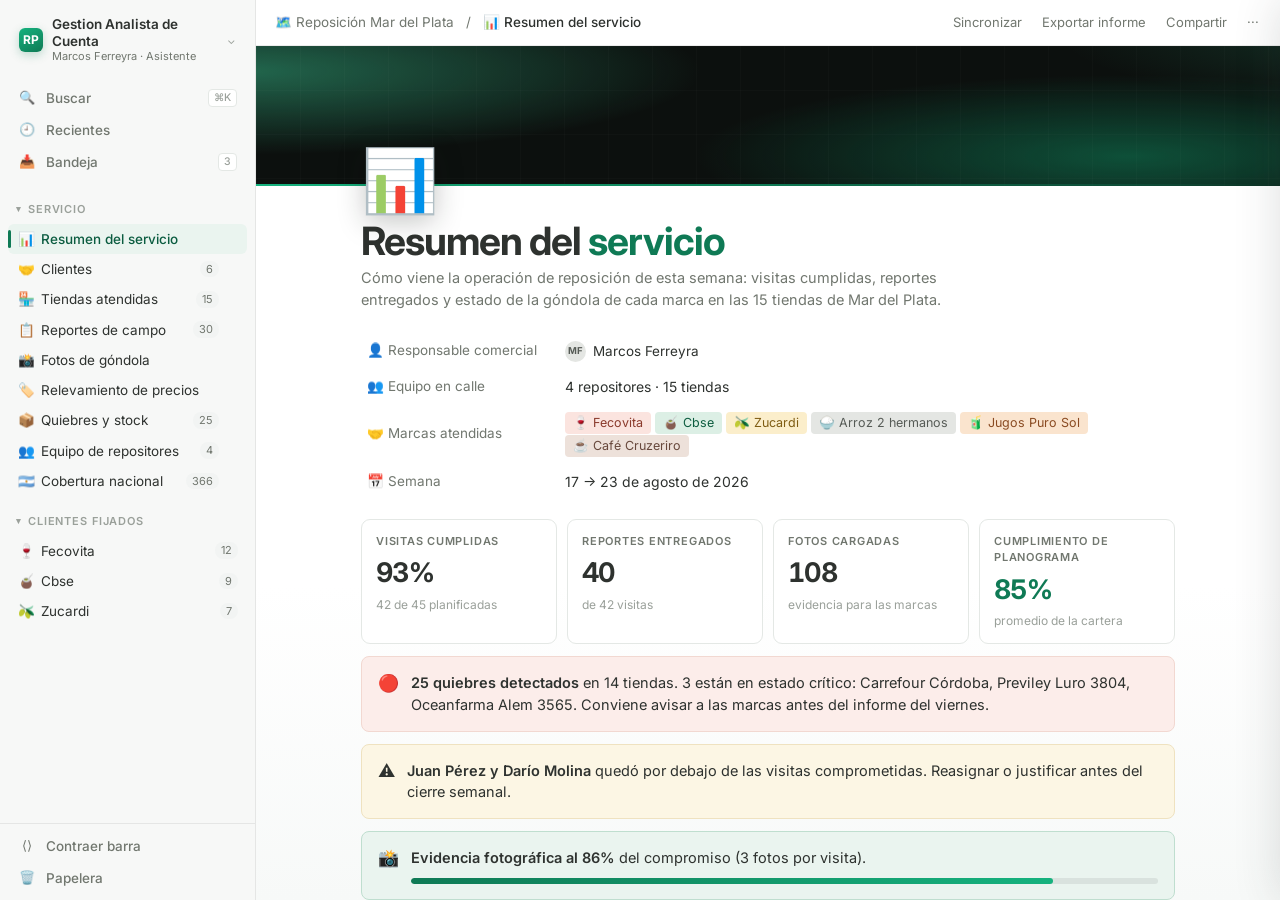
<file: reposicion-mdp-light (1).html>
<!DOCTYPE html>
<html lang="es-AR">
<head>
<meta charset="utf-8">
<meta name="viewport" content="width=device-width, initial-scale=1">
<meta name="color-scheme" content="light">
<title>Servicio de reposición — Mar del Plata</title>
<link rel="preconnect" href="https://fonts.googleapis.com">
<link rel="preconnect" href="https://fonts.gstatic.com" crossorigin>
<link href="https://fonts.googleapis.com/css2?family=Inter:wght@400;500;600;700&display=swap" rel="stylesheet">
<style>
:root{
  --bg:#FFFFFF; --side:#F7F8F7; --wash:#F7F9F8; --surface-2:#F2F4F3;
  --text:#2E322F; --muted:#71776F; --light:#9AA09A;
  --line:rgba(46,50,47,.09); --border:#E4E8E5;
  --hover:rgba(15,122,85,.06); --hover-2:rgba(46,50,47,.055);
  --brand:#0F7A55; --brand-600:#12946A; --brand-bright:#16B27E;
  --brand-tint:#EAF4EF; --brand-line:#BFDECF;
  --c-red:#FBE4DF;--c-red-t:#8A3A2C; --c-orange:#FAE4CE;--c-orange-t:#8A4B22;
  --c-yellow:#FBEECB;--c-yellow-t:#7E5C12; --c-green:#DCEFE5;--c-green-t:#0C5C3F;
  --c-blue:#D6E6EE;--c-blue-t:#22546B; --c-purple:#E7DFEE;--c-purple-t:#503A63;
  --c-brown:#EDE1DA;--c-brown-t:#67483C; --c-gray:#E4E6E3;--c-gray-t:#565B56;
  --t-red:#B8503F; --t-green:#0F7A55;
  --font:'Inter',ui-sans-serif,-apple-system,"Segoe UI",Helvetica,Arial,sans-serif;
  --ease:cubic-bezier(.2,.7,.3,1);
}
*{box-sizing:border-box}
html,body{margin:0;padding:0;height:100%}
body{font-family:var(--font);color:var(--text);background:var(--bg);font-size:14px;line-height:1.5;-webkit-font-smoothing:antialiased}
button{font:inherit;color:inherit;background:none;border:none;padding:0;cursor:pointer;text-align:left}
input{font:inherit}
:focus-visible{outline:2px solid var(--brand-600);outline-offset:1px;border-radius:4px}
::selection{background:rgba(22,178,126,.22)}
::-webkit-scrollbar{width:10px;height:10px}
::-webkit-scrollbar-thumb{background:rgba(46,50,47,.18);border-radius:8px;border:3px solid transparent;background-clip:content-box}
::-webkit-scrollbar-thumb:hover{background:rgba(46,50,47,.3);background-clip:content-box}
.app{display:flex;height:100vh;overflow:hidden}

/* ===== SIDEBAR ===== */
.sidebar{width:256px;flex:0 0 256px;background:var(--side);border-right:1px solid var(--line);
  display:flex;flex-direction:column;overflow:hidden;transition:width .24s var(--ease),flex-basis .24s var(--ease)}
.sidebar.slim{width:60px;flex-basis:60px}
.sidebar.slim .hide-slim{display:none}
.sidebar.slim .tnode,.sidebar.slim .sitem{justify-content:center;padding-left:0;padding-right:0}
.sbody{flex:1;overflow-y:auto;padding-bottom:8px}
.ws{display:flex;align-items:center;gap:9px;padding:10px 11px;margin:6px 8px 2px;border-radius:6px;width:calc(100% - 16px);transition:background .15s}
.ws:hover{background:var(--hover-2)}
.ws .av{width:24px;height:24px;border-radius:6px;flex:0 0 24px;display:flex;align-items:center;justify-content:center;
  font-size:12px;font-weight:700;color:#fff;background:linear-gradient(150deg,var(--brand-bright),var(--brand));
  box-shadow:0 3px 10px rgba(15,122,85,.25)}
.ws .nm{font-size:13.5px;font-weight:600;line-height:1.25;min-width:0;overflow:hidden}
.ws .nm small{display:block;font-size:11px;font-weight:400;color:var(--muted);white-space:nowrap;text-overflow:ellipsis;overflow:hidden}
.ws .cv{margin-left:auto;color:var(--light);font-size:11px}
.snav{padding:6px 8px}
.sitem{display:flex;align-items:center;gap:10px;width:100%;padding:6px 10px;border-radius:6px;
  font-size:13.5px;color:var(--muted);font-weight:500;transition:background .14s,color .14s,transform .14s var(--ease)}
.sitem:hover{background:var(--hover);color:var(--brand);transform:translateX(2px)}
.sitem .ic{width:18px;text-align:center;font-size:13px;flex:0 0 18px}
.sitem .kbd{margin-left:auto;font-size:10.5px;color:var(--light);border:1px solid var(--border);border-radius:4px;padding:0 5px;background:#fff}
.gsec{display:flex;align-items:center;width:100%;padding:15px 16px 5px;font-size:11px;font-weight:600;
  color:var(--light);letter-spacing:.08em;text-transform:uppercase}
.gsec .cv{margin-right:6px;font-size:9px;transition:transform .18s var(--ease);display:inline-block}
.gsec.closed .cv{transform:rotate(-90deg)}
.gsec .plus{margin-left:auto;opacity:0;font-size:13px;transition:opacity .14s}
.gsec:hover .plus{opacity:.7}
.group{overflow:hidden;transition:height .22s var(--ease)}
.tree{padding:0 8px}
.tnode{display:flex;align-items:center;gap:6px;width:100%;padding:5px 9px;border-radius:6px;
  font-size:13.5px;color:var(--text);position:relative;transition:background .14s,color .14s}
.tnode:hover{background:var(--hover-2)}
.tnode.on{background:var(--brand-tint);color:#0B5C40;font-weight:500}
.tnode.on::before{content:"";position:absolute;left:0;top:6px;bottom:6px;width:2.5px;border-radius:2px;background:var(--brand)}
.tnode .ti{width:18px;text-align:center;flex:0 0 18px}
.tnode .tt{overflow:hidden;text-overflow:ellipsis;white-space:nowrap;flex:1}
.tnode .bdg{font-size:11px;color:var(--muted);background:var(--surface-2);border-radius:8px;padding:0 6px}
.tnode.on .bdg{background:#fff;color:var(--brand)}
.tnode .plus{color:var(--light);opacity:0;font-size:13px;transition:opacity .14s}
.tnode:hover .plus{opacity:1}
.sfoot{border-top:1px solid var(--line);padding:6px 8px}

/* ===== MAIN ===== */
.main{flex:1;display:flex;flex-direction:column;min-width:0;overflow:hidden}
.topbar{height:46px;display:flex;align-items:center;gap:6px;padding:0 12px;flex:0 0 46px;
  border-bottom:1px solid var(--line);background:rgba(255,255,255,.86);backdrop-filter:blur(10px);z-index:5}
.crumb{display:flex;align-items:center;gap:5px;font-size:13.5px;color:var(--muted);min-width:0}
.crumb b{font-weight:500;color:var(--text)}
.crumb .cb{padding:3px 7px;border-radius:5px;white-space:nowrap;transition:background .14s}
.crumb .cb:hover{background:var(--hover)}
.tools{margin-left:auto;display:flex;align-items:center;gap:2px;color:var(--muted);font-size:13px}
.tbtn{padding:5px 9px;border-radius:5px;transition:background .14s,color .14s}
.tbtn:hover{background:var(--hover);color:var(--brand)}
.scroll{overflow-y:auto;flex:1;background:linear-gradient(180deg,#fff 0 60vh,var(--wash) 100%)}
.page{max-width:930px;margin:0 auto;padding:0 58px 120px}
.cover{height:140px;position:relative;overflow:hidden;background:#0C100E}
.cover .g{position:absolute;inset:-30%;animation:drift 24s ease-in-out infinite alternate;
  background:radial-gradient(45% 60% at 18% 30%,rgba(63,220,163,.42),transparent 62%),
             radial-gradient(40% 55% at 72% 68%,rgba(15,122,85,.6),transparent 66%),
             radial-gradient(35% 50% at 92% 12%,rgba(63,220,163,.2),transparent 70%)}
@keyframes drift{0%{transform:translate3d(0,0,0) scale(1)}100%{transform:translate3d(-4%,3%,0) scale(1.1)}}
.cover .grid{position:absolute;inset:0;opacity:.3;background-size:44px 44px;
  background-image:linear-gradient(rgba(255,255,255,.06) 1px,transparent 1px),linear-gradient(90deg,rgba(255,255,255,.06) 1px,transparent 1px)}
.cover .edge{position:absolute;left:0;right:0;bottom:0;height:2px;background:linear-gradient(90deg,var(--brand-bright),var(--brand),transparent)}
.picon{font-size:62px;line-height:1;margin-top:-42px;display:inline-block;position:relative;
  filter:drop-shadow(0 6px 14px rgba(12,16,14,.24));animation:pop .5s var(--ease) both}
@keyframes pop{0%{transform:scale(.7) translateY(10px);opacity:0}100%{transform:none;opacity:1}}
h1.title{font-size:39px;font-weight:700;letter-spacing:-.025em;margin:8px 0 4px;line-height:1.14}
h1.title .accent{color:var(--brand)}
.lead{color:var(--muted);font-size:14.5px;margin:0 0 20px;max-width:66ch}
h2.h{font-size:22px;font-weight:600;letter-spacing:-.015em;margin:28px 0 6px;display:flex;align-items:center;gap:9px}
h2.h::before{content:"";width:3px;height:16px;border-radius:2px;background:var(--brand)}
h3.h3{font-size:17px;font-weight:600;margin:22px 0 4px}
.p{margin:2px 0;font-size:14.5px}
hr.div{border:none;border-top:1px solid var(--line);margin:24px 0}
.fadein{animation:fadeUp .32s var(--ease) both}
@keyframes fadeUp{from{opacity:0;transform:translateY(8px)}to{opacity:1;transform:none}}
.stagger > *{animation:fadeUp .34s var(--ease) both}

.props{margin:0 0 20px}
.prow{display:flex;gap:6px;padding:3px 0;font-size:14px}
.pkey{width:190px;flex:0 0 190px;display:flex;align-items:center;gap:7px;color:var(--muted);padding:4px 6px;border-radius:5px;font-size:13.5px}
.pkey:hover{background:var(--hover-2)}
.pval{padding:4px 8px;border-radius:5px;flex:1;min-width:0}
.pval:hover{background:var(--hover)}
.callout{display:flex;gap:12px;background:var(--wash);border:1px solid var(--border);border-radius:8px;
  padding:15px 16px;margin:12px 0;font-size:14.5px;transition:border-color .18s,box-shadow .18s,transform .18s var(--ease)}
.callout:hover{border-color:var(--brand-line);box-shadow:0 3px 14px rgba(46,50,47,.05);transform:translateY(-1px)}
.callout .ce{font-size:17px;flex:0 0 auto;line-height:1.35}
.callout.brand{background:var(--brand-tint);border-color:var(--brand-line)}
.callout.warn{background:#FCF6E4;border-color:#EFE2C0}
.callout.red{background:#FCEDEA;border-color:#F2D8D1}
.callout b{font-weight:600}
.meter{display:block;margin-top:9px;height:6px;border-radius:6px;background:rgba(46,50,47,.09);overflow:hidden}
.meter i{display:block;height:100%;width:0;border-radius:6px;background:linear-gradient(90deg,var(--brand),var(--brand-bright));transition:width 1.1s var(--ease)}
.count{font-variant-numeric:tabular-nums}

.pill{display:inline-flex;align-items:center;gap:5px;border-radius:4px;padding:2px 8px;font-size:12.5px;
  line-height:18px;white-space:nowrap;background:var(--c-gray);color:var(--c-gray-t)}
.pill.red{background:var(--c-red);color:var(--c-red-t)}
.pill.orange{background:var(--c-orange);color:var(--c-orange-t)}
.pill.yellow{background:var(--c-yellow);color:var(--c-yellow-t)}
.pill.green{background:var(--c-green);color:var(--c-green-t)}
.pill.blue{background:var(--c-blue);color:var(--c-blue-t)}
.pill.purple{background:var(--c-purple);color:var(--c-purple-t)}
.pill.brown{background:var(--c-brown);color:var(--c-brown-t)}
.pill.brand{background:var(--brand-tint);color:var(--brand);box-shadow:inset 0 0 0 1px var(--brand-line)}
.pill.ghost{background:transparent;color:var(--muted);box-shadow:inset 0 0 0 1px var(--border)}
.person{display:inline-flex;align-items:center;gap:7px;font-size:13.5px}
.person .av{width:21px;height:21px;border-radius:50%;font-size:9.5px;font-weight:700;display:flex;
  align-items:center;justify-content:center;background:var(--c-gray);color:var(--c-gray-t)}
.person .av.g{background:var(--brand-tint);color:var(--brand);box-shadow:inset 0 0 0 1px var(--brand-line)}

.dbhead{display:flex;align-items:center;gap:16px;border-bottom:1px solid var(--line);margin-top:10px;position:relative}
.vtab{padding:8px 3px 9px;font-size:14px;color:var(--muted);font-weight:500;transition:color .16s}
.vtab:hover{color:var(--text)}
.vtab[aria-selected="true"]{color:var(--brand)}
.vind{position:absolute;bottom:-1px;height:2px;background:var(--brand);border-radius:2px;transition:left .28s var(--ease),width .28s var(--ease)}
.dbtools{margin-left:auto;display:flex;align-items:center;gap:3px;color:var(--muted);font-size:13px}
.dbtools .new{background:var(--brand);color:#fff;border-radius:6px;padding:5px 12px;font-size:13.5px;font-weight:500;
  transition:background .16s,transform .16s var(--ease),box-shadow .16s}
.dbtools .new:hover{background:var(--brand-600);transform:translateY(-1px);box-shadow:0 4px 12px rgba(15,122,85,.24)}
table{width:100%;border-collapse:collapse}
thead th{font-size:12.5px;color:var(--muted);font-weight:400;text-align:left;padding:8px;
  border-bottom:1px solid var(--line);border-right:1px solid var(--line);white-space:nowrap}
thead th:last-child{border-right:none}
thead th .ph{color:var(--light);font-size:11px;margin-right:5px}
tbody td{padding:8px;border-bottom:1px solid var(--line);border-right:1px solid var(--line);font-size:14px;vertical-align:middle}
tbody td:last-child{border-right:none}
tbody tr.clickable{cursor:pointer;transition:background .14s}
tbody tr.clickable:hover{background:var(--hover)}
tbody tr.clickable td:first-child{position:relative}
tbody tr.clickable td:first-child::before{content:"";position:absolute;left:0;top:0;bottom:0;width:2px;background:var(--brand);
  transform:scaleY(0);transition:transform .18s var(--ease)}
tbody tr.clickable:hover td:first-child::before{transform:scaleY(1)}
td.tt .row-title{display:flex;align-items:center;gap:8px}
td.tt .open{margin-left:auto;opacity:0;font-size:11px;color:var(--brand);border:1px solid var(--brand-line);
  border-radius:5px;padding:1px 8px;background:var(--brand-tint);transform:translateX(4px);transition:opacity .16s,transform .16s var(--ease)}
tbody tr:hover td.tt .open{opacity:1;transform:none}
.num{font-variant-numeric:tabular-nums}
.neg{color:var(--t-red)}.pos{color:var(--t-green)}
.addrow{padding:8px;color:var(--muted);font-size:14px;border-bottom:1px solid var(--line);width:100%;transition:background .14s,color .14s}
.addrow:hover{background:var(--hover);color:var(--brand)}
.dbfoot{padding:9px 8px;font-size:11.5px;color:var(--light);letter-spacing:.04em;text-transform:uppercase}

.board{display:grid;grid-template-columns:repeat(3,1fr);gap:12px;padding:16px 0 6px}
.bcolwrap{background:var(--wash);border:1px solid var(--border);border-radius:9px;padding:11px}
.bcol h4{margin:0 0 9px;font-size:14px;font-weight:600;display:flex;align-items:center;gap:8px}
.bcol h4 .cnt{color:var(--light);font-weight:400;font-size:13px}
.bcard{background:#fff;border:1px solid var(--border);border-radius:7px;padding:10px 11px;margin-bottom:8px;width:100%;
  box-shadow:0 1px 2px rgba(46,50,47,.04);transition:transform .18s var(--ease),box-shadow .18s,border-color .18s}
.bcard:hover{transform:translateY(-2px);box-shadow:0 6px 18px rgba(46,50,47,.09);border-color:var(--brand-line)}
.bcard .t{font-size:14px;font-weight:500;margin-bottom:7px;display:flex;gap:7px;line-height:1.3}
.bcard .m{font-size:12.5px;color:var(--muted);margin-top:7px}
.gal{display:grid;grid-template-columns:repeat(3,1fr);gap:14px;padding:16px 0 6px}
.gcard{border:1px solid var(--border);border-radius:9px;overflow:hidden;background:#fff;width:100%;
  box-shadow:0 1px 2px rgba(46,50,47,.04);transition:transform .2s var(--ease),box-shadow .2s,border-color .2s}
.gcard:hover{transform:translateY(-3px);box-shadow:0 10px 26px rgba(46,50,47,.1);border-color:var(--brand-line)}
.gcard .cv{background:var(--surface-2);display:block;overflow:hidden;position:relative}
.gcard .cv img{display:block;width:100%;height:132px;object-fit:cover;transition:transform .35s var(--ease)}
.gcard:hover .cv img{transform:scale(1.04)}
.gcard svg{display:block;width:100%;height:auto;transition:transform .35s var(--ease)}
.gcard:hover svg{transform:scale(1.03)}
.gcard .b{padding:10px 11px}
.gcard .b .t{font-size:14px;font-weight:500;margin-bottom:6px;line-height:1.3;display:block}
.gcard .b .m{font-size:12.5px;color:var(--muted);margin-top:6px;display:block}
.tagreal{position:absolute;left:8px;top:8px;background:rgba(12,16,14,.78);color:#fff;font-size:10px;
  padding:2px 7px;border-radius:4px;backdrop-filter:blur(4px)}
.pg rect.b{transform-box:fill-box;transform-origin:bottom;animation:grow .5s var(--ease) both}
@keyframes grow{from{transform:scaleY(0)}to{transform:scaleY(1)}}
.pg rect.hole{animation:breathe 2.6s ease-in-out infinite}
@keyframes breathe{0%,100%{opacity:.55}50%{opacity:1}}

.rep{display:flex;gap:12px;padding:12px 8px;border-bottom:1px solid var(--line);border-radius:6px;transition:background .14s}
.rep:hover{background:var(--hover)}
.rep .av{width:27px;height:27px;border-radius:50%;background:var(--brand-tint);color:var(--brand);font-size:10.5px;
  font-weight:700;display:flex;align-items:center;justify-content:center;flex:0 0 27px;margin-top:1px;box-shadow:inset 0 0 0 1px var(--brand-line)}
.rep .h{display:flex;align-items:center;gap:8px;flex-wrap:wrap;margin-bottom:2px}
.rep .h .who{font-size:13.5px;font-weight:600}
.rep .h .when{font-size:12px;color:var(--light)}
.rep p{margin:2px 0 0;font-size:14px}
.rep .st{font-size:13px;color:var(--muted);margin-top:5px}
.rep .st a{color:var(--brand);text-decoration:none;border-bottom:1px solid var(--brand-line);cursor:pointer}

.heat{width:100%;border-collapse:separate;border-spacing:2px}
.heat th{font-size:11px;color:var(--muted);font-weight:500;padding:4px;text-align:center;border:none}
.heat th.l{text-align:left;font-size:12.5px;color:var(--text);width:190px}
.heat td{padding:0;border:none}
.heat .cell{height:30px;border-radius:4px;display:flex;align-items:center;justify-content:center;
  font-size:11.5px;font-weight:600;color:#fff;transition:transform .14s var(--ease)}
.heat .cell:hover{transform:scale(1.09)}
.heat .cell.na{background:var(--surface-2);color:var(--light);font-weight:400}

.prov{display:grid;grid-template-columns:170px 1fr 54px 60px;gap:10px;align-items:center;padding:5px 0;font-size:13.5px}
.prov .bn{overflow:hidden;text-overflow:ellipsis;white-space:nowrap}
.prov .bt{height:9px;background:var(--surface-2);border-radius:3px;overflow:hidden}
.prov .bf{height:100%;width:0;border-radius:3px;background:var(--brand);transition:width .9s var(--ease)}
.prov .bf.mine{background:linear-gradient(90deg,var(--brand),var(--brand-bright))}
.prov .bv{text-align:right;font-variant-numeric:tabular-nums;font-weight:600}
.prov .bs{text-align:right;font-size:12px;color:var(--light)}
.prov.zero .bv{color:var(--light);font-weight:400}
.regh{display:flex;align-items:center;gap:9px;margin:20px 0 6px;font-size:12px;font-weight:600;
  letter-spacing:.07em;text-transform:uppercase;color:var(--light)}
.regh .n{margin-left:auto;letter-spacing:0;text-transform:none;font-weight:400;color:var(--muted)}
.kpis{display:grid;grid-template-columns:repeat(4,1fr);gap:10px;margin:14px 0 4px}
.kpi{background:#fff;border:1px solid var(--border);border-radius:9px;padding:13px 14px;transition:border-color .18s,box-shadow .18s}
.kpi:hover{border-color:var(--brand-line);box-shadow:0 4px 14px rgba(46,50,47,.06)}
.kpi .k{font-size:11px;letter-spacing:.07em;text-transform:uppercase;color:var(--muted);font-weight:600}
.kpi .v{font-size:27px;font-weight:700;letter-spacing:-.02em;margin-top:4px;font-variant-numeric:tabular-nums}
.kpi .m{font-size:12px;color:var(--light);margin-top:2px}

.ccard{display:flex;gap:13px;align-items:flex-start;background:#fff;border:1px solid var(--border);border-radius:10px;
  padding:14px;margin-bottom:9px;width:100%;transition:transform .18s var(--ease),box-shadow .18s,border-color .18s}
.ccard:hover{transform:translateY(-2px);box-shadow:0 7px 20px rgba(46,50,47,.08);border-color:var(--brand-line)}
.ccard .em{width:42px;height:42px;border-radius:12px;flex:0 0 42px;display:flex;align-items:center;justify-content:center;
  font-size:20px;background:var(--surface-2)}
.ccard .t{font-size:15.5px;font-weight:600}
.ccard .m{font-size:12.5px;color:var(--muted);margin-top:2px}
.ccard .r{margin-left:auto;text-align:right;flex:0 0 auto}
.ccard .r .big{font-size:21px;font-weight:700;font-variant-numeric:tabular-nums}
.ccard .r .lbl{font-size:11px;color:var(--light);letter-spacing:.05em;text-transform:uppercase}

.cfg{border:1px dashed var(--border);border-radius:10px;padding:16px;background:#fff;margin:14px 0}
.cfg .row{display:flex;gap:8px;flex-wrap:wrap;align-items:center;margin-top:10px}
.inp{border:1px solid var(--border);border-radius:7px;padding:8px 11px;font-size:13.5px;background:#fff;min-width:220px;flex:1}
.inp:focus{outline:none;border-color:var(--brand);box-shadow:0 0 0 3px rgba(15,122,85,.1)}
.btnb{background:var(--brand);color:#fff;border-radius:7px;padding:8px 14px;font-size:13.5px;font-weight:500;transition:background .16s,transform .16s var(--ease)}
.btnb:hover{background:var(--brand-600)} .btnb:active{transform:scale(.98)}
.btng{background:#fff;color:var(--text);border-radius:7px;padding:8px 14px;font-size:13.5px;box-shadow:inset 0 0 0 1px var(--border);transition:background .16s}
.btng:hover{background:var(--wash)}
code{font-family:ui-monospace,Menlo,Consolas,monospace;font-size:12.5px;background:var(--surface-2);padding:1.5px 6px;border-radius:4px;color:#4A5750}
.slots{display:grid;grid-template-columns:1fr 1fr 1fr;gap:10px;margin-top:10px}
.slot{border:1px solid var(--border);border-radius:9px;overflow:hidden;background:#fff;width:100%;text-align:left;
  transition:border-color .18s,box-shadow .18s,transform .18s var(--ease)}
.slot:hover{border-color:var(--brand-line);box-shadow:0 5px 16px rgba(46,50,47,.08);transform:translateY(-2px)}
.slot .im{height:112px;background:var(--surface-2);display:flex;align-items:center;justify-content:center;position:relative;overflow:hidden}
.slot .im img{width:100%;height:100%;object-fit:cover;display:block}
.slot .ph{color:var(--light);font-size:11.5px;text-align:center;padding:0 12px;line-height:1.5}
.slot .ph b{display:block;font-size:20px;color:var(--brand);margin-bottom:4px}
.slot .cap{padding:8px 10px;font-size:12px;color:var(--muted);border-top:1px solid var(--line)}
.slot .cap b{display:block;color:var(--text);font-size:12.5px;font-weight:500;margin-bottom:2px}

.lb{position:fixed;inset:0;background:rgba(12,16,14,.9);z-index:80;display:flex;align-items:center;justify-content:center;
  opacity:0;pointer-events:none;transition:opacity .22s;padding:32px}
.lb.on{opacity:1;pointer-events:auto}
.lb img{max-width:100%;max-height:100%;border-radius:8px;box-shadow:0 20px 60px rgba(0,0,0,.5)}
.lb .cl{position:absolute;top:18px;right:22px;color:#fff;font-size:22px;padding:8px}
.scrim{position:fixed;inset:0;background:rgba(12,16,14,.32);backdrop-filter:blur(2px);opacity:0;pointer-events:none;transition:opacity .2s;z-index:40}
.scrim.on{opacity:1;pointer-events:auto}
.peek{position:fixed;top:0;right:0;height:100%;width:min(700px,95vw);background:#fff;z-index:50;
  box-shadow:-1px 0 0 var(--border),-14px 0 44px rgba(46,50,47,.16);
  transform:translateX(102%);transition:transform .26s var(--ease);display:flex;flex-direction:column}
.peek.on{transform:none}
.peek .pk-top{height:46px;display:flex;align-items:center;gap:4px;padding:0 12px;flex:0 0 46px;border-bottom:1px solid var(--line);color:var(--muted);font-size:13px}
.peek .pk-body{overflow-y:auto;padding:24px 44px 90px}
.peek .pk-body > *{animation:fadeUp .34s var(--ease) both}
.peek h1{font-size:29px;font-weight:700;margin:8px 0 14px;letter-spacing:-.02em}
.peek .picon{font-size:42px;margin-top:0;filter:none}
.pal{position:fixed;inset:0;z-index:70;display:flex;align-items:flex-start;justify-content:center;padding-top:14vh;
  background:rgba(12,16,14,.3);backdrop-filter:blur(3px);opacity:0;pointer-events:none;transition:opacity .18s}
.pal.on{opacity:1;pointer-events:auto}
.palbox{width:min(560px,92vw);background:#fff;border-radius:12px;box-shadow:0 24px 60px rgba(46,50,47,.28);
  overflow:hidden;transform:translateY(-8px) scale(.985);transition:transform .2s var(--ease)}
.pal.on .palbox{transform:none}
.palbox input{width:100%;border:none;outline:none;padding:16px 18px;font-size:15.5px;border-bottom:1px solid var(--line)}
.palist{max-height:min(56vh,420px);overflow-y:auto;padding:6px}
.palrow{display:flex;align-items:center;gap:10px;padding:9px 12px;border-radius:7px;width:100%;font-size:14px}
.palrow.sel{background:var(--brand-tint)}
.palrow .i{width:20px;text-align:center}
.palrow .m{margin-left:auto;font-size:11.5px;color:var(--light)}
.palfoot{padding:8px 14px;border-top:1px solid var(--line);font-size:11.5px;color:var(--light);display:flex;gap:14px}
.toast{position:fixed;left:22px;bottom:22px;z-index:90;display:flex;align-items:center;gap:9px;background:#222824;
  color:#fff;padding:11px 15px;border-radius:9px;font-size:13.5px;box-shadow:0 12px 32px rgba(0,0,0,.24);
  opacity:0;transform:translateY(12px);pointer-events:none;transition:opacity .22s,transform .22s var(--ease)}
.toast.on{opacity:1;transform:none}
.toast .d{width:7px;height:7px;border-radius:50%;background:var(--brand-bright)}
.menu{display:none}
@media (max-width:1080px){
  .page{padding:0 30px 100px}.peek .pk-body{padding:22px 24px 70px}
  .gal,.board,.kpis{grid-template-columns:repeat(2,1fr)}.slots{grid-template-columns:1fr}
}
@media (max-width:820px){
  .sidebar{position:fixed;left:0;top:0;bottom:0;z-index:60;transform:translateX(-102%);transition:transform .24s var(--ease);box-shadow:14px 0 40px rgba(46,50,47,.2)}
  .sidebar.open{transform:none}.menu{display:block}
  .page{padding:0 16px 80px}h1.title{font-size:28px}
  .gal,.board,.kpis{grid-template-columns:1fr}.pkey{width:140px;flex-basis:140px}
  th.opt,td.opt{display:none}
}
@media (prefers-reduced-motion:reduce){*{animation:none!important;transition:none!important}}
</style>
</head>
<body>
<div class="app">
  <nav class="sidebar" id="sidebar">
    <div class="sbody">
      <button class="ws"><span class="av">RP</span>
        <span class="nm hide-slim">Gestion Analista de Cuenta<small>Marcos Ferreyra · Asistente</small></span>
        <span class="cv hide-slim">⌄</span></button>
      <div class="snav">
        <button class="sitem" id="btnPal"><span class="ic">🔍</span><span class="hide-slim">Buscar</span><span class="kbd hide-slim">⌘K</span></button>
        <button class="sitem" data-toast="Se abriría el historial"><span class="ic">🕘</span><span class="hide-slim">Recientes</span></button>
        <button class="sitem" data-toast="3 avisos nuevos"><span class="ic">📥</span><span class="hide-slim">Bandeja</span><span class="kbd hide-slim">3</span></button>
      </div>
      <button class="gsec" data-group="g1"><span class="cv">▾</span><span class="hide-slim">Servicio</span><span class="plus hide-slim">＋</span></button>
      <div class="group" id="g1"><div class="tree" id="nav1"></div></div>
      <button class="gsec" data-group="g2"><span class="cv">▾</span><span class="hide-slim">Clientes fijados</span><span class="plus hide-slim">＋</span></button>
      <div class="group" id="g2"><div class="tree" id="favs"></div></div>
    </div>
    <div class="sfoot">
      <button class="sitem" id="btnSlim"><span class="ic">⟨⟩</span><span class="hide-slim">Contraer barra</span></button>
      <button class="sitem" data-toast="Papelera vacía"><span class="ic">🗑️</span><span class="hide-slim">Papelera</span></button>
    </div>
  </nav>

  <div class="main">
    <div class="topbar">
      <button class="tbtn menu" id="menuBtn">☰</button>
      <div class="crumb"><button class="cb">🗺️ Reposición Mar del Plata</button><span>/</span><button class="cb"><b id="crumbNow"></b></button></div>
      <div class="tools">
        <button class="tbtn" id="tSync">Sincronizar</button>
        <button class="tbtn" data-toast="Se generaría el PDF del informe">Exportar informe</button>
        <button class="tbtn" data-toast="Enlace copiado">Compartir</button>
        <button class="tbtn" data-toast="Más opciones">···</button>
      </div>
    </div>
    <div class="scroll" id="scroll">
      <div class="cover"><span class="g"></span><span class="grid"></span><span class="edge"></span></div>
      <div class="page" id="page"></div>
    </div>
  </div>
</div>

<div class="scrim" id="scrim"></div>
<aside class="peek" id="peek" aria-hidden="true">
  <div class="pk-top"><button class="tbtn" id="peekClose">✕</button>
    <button class="tbtn" data-toast="Se abriría como página completa">↗ Abrir como página</button>
    <div style="margin-left:auto;display:flex;gap:2px"><button class="tbtn" data-toast="Enlace copiado">Compartir</button><button class="tbtn">💬</button><button class="tbtn">···</button></div>
  </div>
  <div class="pk-body" id="peekBody"></div>
</aside>
<div class="pal" id="pal"><div class="palbox">
  <input id="palInput" placeholder="Buscar páginas, clientes, tiendas o acciones…" autocomplete="off">
  <div class="palist" id="palist"></div>
  <div class="palfoot"><span>↑↓ moverse</span><span>↵ abrir</span><span>esc cerrar</span></div>
</div></div>
<div class="lb" id="lb"><button class="cl" id="lbClose">✕</button><img id="lbImg" alt=""></div>
<div class="toast" id="toast"><span class="d"></span><span id="toastTxt"></span></div>
<input type="file" id="filePick" accept="image/*" multiple hidden>

<script>
/* ==================== DATOS ==================== */
const CLIENTES = [
  {n:'Fecovita',        e:'🍷', cat:'Bodega',       col:'red',    plan:'Full',      cols:['#8E4557','#B06B7C','#6B2F3E'],
   skus:[{c:'TR-M1',n:'Malbec 1 L',sug:5200},{c:'TR-C1',n:'Cabernet 1 L',sug:5400},{c:'TR-T1',n:'Tetra 1 L',sug:3900}]},
  {n:'Cbse',     e:'🧉', cat:'Yerba mate',   col:'green',  plan:'Full',      cols:['#2F7F63','#5FA98A','#1F6B50'],
   skus:[{c:'AM-05',n:'Amanda 500 g',sug:4300},{c:'AM-10',n:'Amanda 1 kg',sug:7800},{c:'AM-DE',n:'Despalada 1 kg',sug:8600}]},
  {n:'Zucardi',    e:'🫒', cat:'Almacén',      col:'yellow', plan:'Estándar',  cols:['#CBAE6B','#A98F4E','#8C7638'],
   skus:[{c:'NT-G9',n:'Girasol 900 ml',sug:3600},{c:'NT-M15',n:'Mezcla 1,5 L',sug:6100},{c:'NT-O5',n:'Oliva 500 ml',sug:14200}]},
  {n:'Arroz 2 hermanos',      e:'🍚', cat:'Almacén',      col:'gray',   plan:'Estándar',  cols:['#8A9A92','#B0BDB6','#6E7C75'],
   skus:[{c:'GL-O1',n:'Oro 1 kg',sug:3100},{c:'GL-I1',n:'Integral 1 kg',sug:3400},{c:'GL-P5',n:'Parboil 500 g',sug:1900}]},
  {n:'Jugos Puro Sol',     e:'🧃', cat:'Bebidas',      col:'orange', plan:'Básico',    cols:['#D08770','#B5705B','#9A5B47'],
   skus:[{c:'BG-N1',n:'Naranja 1 L',sug:2400},{c:'BG-M1',n:'Manzana 1 L',sug:2400},{c:'BG-MF',n:'Multifruta 200 ml',sug:900}]},
  {n:'Café Cruzeriro ', e:'☕', cat:'Desayuno',     col:'brown',  plan:'Estándar',  cols:['#7A5642','#9E7259','#5C3F30'],
   skus:[{c:'LV-M2',n:'Molido 250 g',sug:6900},{c:'LV-I1',n:'Instantáneo 170 g',sug:9400},{c:'LV-CP',n:'Cápsulas x10',sug:7200}]},
];
const STORES = [
  {n:'Carrefour Catamarca',      cad:'Carrefour', col:'blue',   z:'Centro',          f:'Supermercado', ic:'🛒'},
  {n:'Carrefour Córdoba',        cad:'Carrefour', col:'blue',   z:'Centro',          f:'Supermercado', ic:'🛒'},
  {n:'Vea Luro',                 cad:'Vea',       col:'yellow', z:'Centro',          f:'Supermercado', ic:'🛒'},
  {n:'Vea Edison',               cad:'Vea',       col:'yellow', z:'Puerto',          f:'Supermercado', ic:'🛒'},
  {n:'Disco San Luis',           cad:'Disco',     col:'red',    z:'Centro',          f:'Supermercado', ic:'🛒'},
  {n:'Disco Rawson',             cad:'Disco',     col:'red',    z:'Plaza Mitre',     f:'Supermercado', ic:'🛒'},
  {n:'Disco J. B. Justo',        cad:'Disco',     col:'red',    z:'San Juan',        f:'Supermercado', ic:'🛒'},
  {n:'Riadigos Rivadavia 3050',  cad:'Riadigos',  col:'green',  z:'Rivadavia 3050',  f:'Autoservicio', ic:'🛒'},
  {n:'Riadigos Alvarado 1',      cad:'Riadigos',  col:'green',  z:'Alvarado 1',      f:'Autoservicio', ic:'🛒'},
  {n:'Previley Luro 3804',       cad:'Previley',  col:'purple', z:'Luro 3804',       f:'Farmacia',     ic:'💊'},
  {n:'Previley San Martín 5521', cad:'Previley',  col:'purple', z:'San Martín 5521', f:'Farmacia',     ic:'💊'},
  {n:'Pharmagap Rivadavia 3201', cad:'Farmacias', col:'brown',  z:'Rivadavia 3201',  f:'Farmacia',     ic:'💊'},
  {n:'Pharmadiet Güemes y San.', cad:'Farmacias', col:'brown',  z:'Güemes y San.',   f:'Farmacia',     ic:'💊'},
  {n:'Oceanfarma Alem 3565',     cad:'Farmacias', col:'brown',  z:'Alem 3565',       f:'Farmacia',     ic:'💊'},
  {n:'López Peña 2535',          cad:'Farmacias', col:'brown',  z:'López Peña 2535', f:'Farmacia',     ic:'💊'},
];
const EQUIPO = [
  {n:'Juan Pérez',      ini:'JP', zona:'Centro y Puerto',       tiendas:6, plan:18, hechas:17, rep:16, fotos:44},
  {n:'Silvina Acuña',   ini:'SA', zona:'Güemes y Los Troncos',  tiendas:4, plan:12, hechas:12, rep:12, fotos:31},
  {n:'Darío Molina',    ini:'DM', zona:'Sur y Peralta Ramos',   tiendas:3, plan:9,  hechas:7,  rep:6,  fotos:15},
  {n:'Noelia Ferrari',  ini:'NF', zona:'Zona norte',            tiendas:2, plan:6,  hechas:6,  rep:6,  fotos:18},
];
function hash(s){let h=2166136261;for(let i=0;i<s.length;i++){h^=s.charCodeAt(i);h=Math.imul(h,16777619)}return h>>>0}
function rng(seed){let s=seed>>>0;return()=>{s=(Math.imul(s,1664525)+1013904223)>>>0;return s/4294967296}}
const slug = s=>s.toLowerCase().normalize('NFD').replace(/[\u0300-\u036f]/g,'').replace(/[^a-z0-9]+/g,'-').replace(/^-|-$/g,'');
const HOY = new Date(2026,7,23);
const MES = ['ene','feb','mar','abr','may','jun','jul','ago','sep','oct','nov','dic'];
const fLarga = d=>`${d.getDate()} de ${['enero','febrero','marzo','abril','mayo','junio','julio','agosto','septiembre','octubre','noviembre','diciembre'][d.getMonth()]}`;
const fCorta = d=>`${String(d.getDate()).padStart(2,'0')} ${MES[d.getMonth()]}`;
const money = v=>'$ '+Math.round(v).toLocaleString('es-AR');

/* cada tienda atiende a un subconjunto de clientes */
const data = STORES.map((s,idx)=>{
  const r = rng(hash(s.n));
  const cant = 2+Math.floor(r()*4);
  const start = Math.floor(r()*CLIENTES.length);
  const marcas = Array.from({length:cant},(_,k)=>{
    const cl = CLIENTES[(start+k)%CLIENTES.length];
    const items = cl.skus.map(sk=>{
      let stock = Math.floor(r()*18);
      if(r()<0.13) stock = 0;
      const face = stock===0?0:Math.max(1,Math.min(4,Math.round(r()*4)));
      const precio = Math.round(sk.sug*(0.94+r()*0.16)/50)*50;
      return {...sk, col:cl.cols[cl.skus.indexOf(sk)%cl.cols.length], stock, face, precio,
        oferta:r()<0.14&&stock>0, dev:(precio/sk.sug-1)*100};
    });
    const quiebres = items.filter(i=>i.stock===0).length;
    const cumpl = Math.max(45, Math.min(100, Math.round(100 - quiebres*14 - r()*16)));
    return {cl, items, quiebres, cumpl};
  });
  const quiebres = marcas.reduce((a,m)=>a+m.quiebres,0);
  const cumpl = Math.round(marcas.reduce((a,m)=>a+m.cumpl,0)/marcas.length);
  const devProm = marcas.flatMap(m=>m.items).reduce((a,b,_,arr)=>a+b.dev/arr.length,0);
  const dias = 1+Math.floor(r()*11);
  const last = new Date(HOY); last.setDate(HOY.getDate()-dias);
  const next = new Date(HOY); next.setDate(HOY.getDate()+1+Math.floor(r()*6));
  const st = quiebres>=3?'crit':(quiebres>=1||cumpl<75?'warn':'ok');
  const rep = EQUIPO[Math.floor(r()*EQUIPO.length)];
  return {...s, id:'s'+idx, slug:slug(s.n), marcas, quiebres, cumpl, devProm, last, next, dias, st, rep,
    hora:(9+Math.floor(r()*9))+':'+String(Math.floor(r()*60)).padStart(2,'0'),
    frecuencia:['2 visitas por semana','3 visitas por semana','1 visita por semana'][Math.floor(r()*3)]};
});
const ESTADO = {ok:{t:'Al día',c:'green'}, warn:{t:'Requiere atención',c:'yellow'}, crit:{t:'Crítica',c:'red'}};

/* resumen por cliente */
const clientes = CLIENTES.map(cl=>{
  const filas = data.map(s=>({s, m:s.marcas.find(m=>m.cl.n===cl.n)})).filter(x=>x.m);
  const quiebres = filas.reduce((a,x)=>a+x.m.quiebres,0);
  const cumpl = filas.length?Math.round(filas.reduce((a,x)=>a+x.m.cumpl,0)/filas.length):0;
  const skusTot = filas.length*cl.skus.length;
  const r = rng(hash(cl.n+'sla'));
  return {...cl, slug:slug(cl.n), filas, quiebres, cumpl, skusTot,
    visitas:filas.length*2, reportes:filas.length*2-Math.floor(r()*2),
    fotos:filas.length*3-Math.floor(r()*4), alta:new Date(2025,Math.floor(r()*12),1+Math.floor(r()*27))};
});

/* reportes de campo */
const PLANT = [
  {t:'Quiebre', c:'red', p:(s,m)=>`Faltante de ${m.items.find(i=>i.stock===0)?.n||'un SKU'} de ${m.cl.n}. El encargado dice que hay pedido pendiente de recepción. Dejé la cenefa puesta para no perder el espacio.`},
  {t:'Precio', c:'orange', p:(s,m)=>`El cartel de góndola de ${m.cl.n} no coincide con la lista vigente. Saqué foto de la etiqueta y avisé en caja.`},
  {t:'Planograma', c:'blue', p:(s,m)=>`${m.cl.n} perdió dos frentes contra el planograma. Recuperé uno acomodando desde el depósito.`},
  {t:'Material POP', c:'purple', p:(s,m)=>`No queda cenefa ni stopper de ${m.cl.n}. Hay que mandar material para la próxima visita.`},
  {t:'Sin novedad', c:'green', p:(s,m)=>`Góndola de ${m.cl.n} repuesta y frenteada. Sin faltantes al cierre de la visita.`},
];
const feed = [];
data.forEach(s=>{
  const r = rng(hash(s.n+'rep'));
  s.marcas.slice(0,2).forEach((m,i)=>{
    let tpl;
    if(m.quiebres>0) tpl = PLANT[0];
    else if(m.cumpl<75) tpl = PLANT[2];
    else tpl = PLANT[Math.floor(r()*PLANT.length)];
    const d = new Date(s.last); d.setDate(d.getDate()-i*2);
    feed.push({store:s, cli:m.cl, tipo:tpl.t, col:tpl.c, texto:tpl.p(s,m), fecha:d, hora:s.hora, rep:s.rep});
  });
});
feed.sort((a,b)=>b.fecha-a.fecha);

/* cobertura nacional del servicio */
const PROVS = [
  ['Centro y Cuyo', [['Buenos Aires',128,'BA'],['Ciudad de Buenos Aires',64],['Córdoba',41],['Santa Fe',33],['Entre Ríos',11],['Mendoza',21],['San Juan',4],['San Luis',3],['La Pampa',2]]],
  ['Norte',         [['Tucumán',12],['Salta',9],['Chaco',5],['Corrientes',5],['Misiones',4],['Santiago del Estero',3],['Jujuy',3],['Catamarca',1],['La Rioja',1],['Formosa',1]]],
  ['Patagonia',     [['Neuquén',7],['Río Negro',6],['Chubut',2],['Santa Cruz',0],['Tierra del Fuego',0]]],
];
const totalNac = PROVS.flatMap(r=>r[1]).reduce((a,p)=>a+p[1],0);
const maxProv = Math.max(...PROVS.flatMap(r=>r[1]).map(p=>p[1]));
const conCob = PROVS.flatMap(r=>r[1]).filter(p=>p[1]>0).length;
const totalProv = PROVS.flatMap(r=>r[1]).length;

/* ==================== HELPERS ==================== */
const $ = q=>document.querySelector(q);
const esc = s=>String(s).replace(/[&<>"]/g,c=>({'&':'&amp;','<':'&lt;','>':'&gt;','"':'&quot;'}[c]));
const totQuiebres = data.reduce((a,s)=>a+s.quiebres,0);
const cumplGlobal = Math.round(data.reduce((a,s)=>a+s.cumpl,0)/data.length);
const criticas = data.filter(s=>s.st==='crit'), atencion = data.filter(s=>s.st==='warn'), aldia = data.filter(s=>s.st==='ok');
const visPlan = EQUIPO.reduce((a,e)=>a+e.plan,0), visHechas = EQUIPO.reduce((a,e)=>a+e.hechas,0);
const repEnt = EQUIPO.reduce((a,e)=>a+e.rep,0), fotosTot = EQUIPO.reduce((a,e)=>a+e.fotos,0);
const cumplVisitas = Math.round(visHechas/visPlan*100);

let toastT;
function toast(t){ $('#toastTxt').textContent=t; $('#toast').classList.add('on');
  clearTimeout(toastT); toastT=setTimeout(()=>$('#toast').classList.remove('on'),2200); }

/* ---- fotos locales ---- */
let CARPETA = 'fotos/';
const SUBIDAS = {}, FOTOS_OK = new Set();
const TIPOS = ['Góndola principal','Punta o exhibición','Cartelería y precios'];
const fotoKey = (s,n)=>`${s.slug}-${n}`;
const fotoSrc = (s,n)=>SUBIDAS[fotoKey(s,n)] || (CARPETA+fotoKey(s,n)+'.jpg');
const hayFoto = (s,n)=>!!SUBIDAS[fotoKey(s,n)] || FOTOS_OK.has(fotoKey(s,n));
function imgOFallback(s,n,alto){
  return `<img src="${fotoSrc(s,n)}" alt="Góndola de ${esc(s.n)}" style="width:100%;height:${alto}px;object-fit:cover;display:block"
    onload="FOTOS_OK.add('${fotoKey(s,n)}')" onerror="this.style.display='none'">`;
}
let pickTarget = null;
$('#filePick').addEventListener('change',e=>{
  const files=[...e.target.files]; if(!files.length) return;
  if(pickTarget){ SUBIDAS[pickTarget]=URL.createObjectURL(files[0]); FOTOS_OK.add(pickTarget); toast('Foto asignada a '+pickTarget); pickTarget=null; }
  else{
    let ok=0;
    files.forEach(f=>{
      const nm=f.name.toLowerCase().normalize('NFD').replace(/[\u0300-\u036f]/g,'').replace(/\.[a-z]+$/,'');
      const st=data.find(s=>nm.includes(s.slug)); if(!st) return;
      const m=nm.match(/-(\d)$/); const n=m?+m[1]:([1,2,3].find(k=>!SUBIDAS[fotoKey(st,k)])||1);
      SUBIDAS[fotoKey(st,n)]=URL.createObjectURL(f); FOTOS_OK.add(fotoKey(st,n)); ok++;
    });
    toast(ok?`${ok} foto${ok>1?'s':''} vinculada${ok>1?'s':''}`:'Ningún nombre coincidió con una tienda');
  }
  e.target.value=''; render(PAGE);
});
const pedirFoto = k=>{ pickTarget=k; $('#filePick').removeAttribute('multiple'); $('#filePick').click(); };
const pedirVarias = ()=>{ pickTarget=null; $('#filePick').setAttribute('multiple',''); $('#filePick').click(); };

/* esquema de góndola de una marca */
function planograma(marca,w,h,shelves){
  const items = marca.items, per = Math.ceil(items.length/shelves);
  const padX=14, padY=12, sh=(h-padY*2)/shelves;
  let out=`<svg class="pg" viewBox="0 0 ${w} ${h}" xmlns="http://www.w3.org/2000/svg" role="img" aria-label="Góndola de ${esc(marca.cl.n)}"><rect width="${w}" height="${h}" fill="#F2F4F3"/>`;
  let k=0;
  for(let s=0;s<shelves;s++){
    const y=padY+s*sh+sh-8;
    out+=`<rect x="${padX-5}" y="${y}" width="${w-padX*2+10}" height="3" fill="#D5DBD6"/>`;
    let x=padX;
    items.slice(s*per,(s+1)*per).forEach(it=>{
      const bw=16,gap=3;
      if(it.stock===0){
        out+=`<rect class="hole" x="${x}" y="${y-32}" width="${bw*2+gap}" height="32" fill="none" stroke="#B8503F" stroke-width="1.1" stroke-dasharray="3 2" rx="2"/><text x="${x+(bw*2+gap)/2}" y="${y-13}" font-family="Inter,sans-serif" font-size="7.5" fill="#B8503F" text-anchor="middle">HUECO</text>`;
        x+=bw*2+gap+9; return;
      }
      const n=Math.max(1,it.face);
      for(let i=0;i<n;i++){
        const bh=25+(i%2?4:0);
        out+=`<rect class="b" x="${x}" y="${y-bh}" width="${bw}" height="${bh}" rx="2" fill="${it.col}" style="animation-delay:${k*38}ms"/>`;
        x+=bw+gap; k++;
      }
      out+=`<text x="${x-n*(bw+gap)}" y="${y+11}" font-family="Inter,sans-serif" font-size="7" fill="#9AA09A">${it.c}</text>`;
      x+=9;
    });
  }
  return out+'</svg>';
}
const planoTienda = (s,w,h,sh)=>planograma(s.marcas[0],w,h,sh);

/* ==================== NAVEGACIÓN ==================== */
const NAV = [
  {k:'resumen',   t:'Resumen del servicio', i:'📊'},
  {k:'clientes',  t:'Clientes',             i:'🤝', b:clientes.length},
  {k:'tiendas',   t:'Tiendas atendidas',    i:'🏪', b:data.length},
  {k:'reportes',  t:'Reportes de campo',    i:'📋', b:feed.length},
  {k:'fotos',     t:'Fotos de góndola',     i:'📸'},
  {k:'precios',   t:'Relevamiento de precios', i:'🏷️'},
  {k:'quiebres',  t:'Quiebres y stock',     i:'📦', b:totQuiebres},
  {k:'equipo',    t:'Equipo de repositores',i:'👥', b:EQUIPO.length},
  {k:'cobertura', t:'Cobertura nacional',   i:'🇦🇷', b:totalNac},
];
$('#nav1').innerHTML = NAV.map(n=>`<button class="tnode" data-page="${n.k}">
  <span class="ti">${n.i}</span><span class="tt hide-slim">${n.t}</span>
  ${n.b?`<span class="bdg hide-slim">${n.b}</span>`:''}<span class="plus hide-slim">＋</span></button>`).join('');
$('#favs').innerHTML = clientes.slice(0,3).map(c=>`<button class="tnode" data-cli="${c.slug}">
  <span class="ti">${c.e}</span><span class="tt hide-slim">${esc(c.n)}</span>
  <span class="bdg hide-slim">${c.filas.length}</span></button>`).join('');

document.addEventListener('click',e=>{
  const p=e.target.closest('[data-page]'); if(p) return render(p.dataset.page);
  const s=e.target.closest('[data-store]'); if(s) return openTienda(s.dataset.store);
  const c=e.target.closest('[data-cli]'); if(c) return openCliente(c.dataset.cli);
  const t=e.target.closest('[data-toast]'); if(t) return toast(t.dataset.toast);
  if(e.target.id==='cfgApply'){
    let v=$('#cfgPath').value.trim(); if(v&&!v.endsWith('/')) v+='/';
    CARPETA=v; FOTOS_OK.clear(); toast('Carpeta: '+(CARPETA||'(junto al HTML)')); render('fotos');
  }
  if(e.target.id==='cfgPick') pedirVarias();
  if(e.target.id==='cfgList'){
    const txt=data.flatMap(s=>[1,2,3].map(n=>`${s.slug}-${n}.jpg`)).join('\n');
    navigator.clipboard?.writeText(txt).then(()=>toast('45 nombres copiados'),()=>toast('Copialos desde cada tarjeta'));
  }
});
document.querySelectorAll('.gsec').forEach(g=>g.addEventListener('click',()=>{
  const box=$('#'+g.dataset.group), closed=g.classList.toggle('closed');
  if(closed){ box.style.height=box.scrollHeight+'px'; requestAnimationFrame(()=>box.style.height='0px'); }
  else { box.style.height=box.scrollHeight+'px'; setTimeout(()=>box.style.height='auto',230); }
}));
$('#btnSlim').addEventListener('click',()=>{ const sb=$('#sidebar'); sb.classList.toggle('slim');
  toast(sb.classList.contains('slim')?'Barra contraída':'Barra expandida'); });
$('#menuBtn').addEventListener('click',()=>$('#sidebar').classList.toggle('open'));
$('#tSync').addEventListener('click',()=>{ toast('Sincronizando con los repositores…'); setTimeout(()=>toast('Todo al día'),900); });

/* paleta de comandos */
const CMDS = [
  ...NAV.map(n=>({i:n.i,t:n.t,m:'Página',go:()=>render(n.k)})),
  ...clientes.map(c=>({i:c.e,t:c.n,m:'Cliente',go:()=>openCliente(c.slug)})),
  ...data.map(s=>({i:s.ic,t:s.n,m:s.cad,go:()=>openTienda(s.id)})),
  {i:'📁',t:'Vincular fotos del disco',m:'Acción',go:()=>{render('fotos');setTimeout(pedirVarias,250)}},
  {i:'⟨⟩',t:'Contraer barra lateral',m:'Acción',go:()=>$('#btnSlim').click()},
];
let palSel=0, palRes=CMDS;
const openPal=()=>{ $('#pal').classList.add('on'); $('#palInput').value=''; palFilter(''); setTimeout(()=>$('#palInput').focus(),40); };
const closePal=()=>$('#pal').classList.remove('on');
function palFilter(q){ const n=q.toLowerCase();
  palRes=CMDS.filter(c=>c.t.toLowerCase().includes(n)||c.m.toLowerCase().includes(n)).slice(0,40); palSel=0; palDraw(); }
function palDraw(){
  $('#palist').innerHTML = palRes.map((c,i)=>`<button class="palrow ${i===palSel?'sel':''}" data-i="${i}">
    <span class="i">${c.i}</span><span>${esc(c.t)}</span><span class="m">${esc(c.m)}</span></button>`).join('')
    || '<div class="palrow" style="color:var(--light)">Sin resultados</div>';
  $('#palist').querySelectorAll('[data-i]').forEach(b=>b.addEventListener('click',()=>{closePal();palRes[+b.dataset.i].go()}));
}
$('#btnPal').addEventListener('click',openPal);
$('#palInput').addEventListener('input',e=>palFilter(e.target.value));
document.addEventListener('keydown',e=>{
  if((e.metaKey||e.ctrlKey)&&e.key.toLowerCase()==='k'){ e.preventDefault(); openPal(); return; }
  if($('#pal').classList.contains('on')){
    if(e.key==='Escape') closePal();
    if(e.key==='ArrowDown'){e.preventDefault();palSel=Math.min(palSel+1,palRes.length-1);palDraw();}
    if(e.key==='ArrowUp'){e.preventDefault();palSel=Math.max(palSel-1,0);palDraw();}
    if(e.key==='Enter'&&palRes[palSel]){closePal();palRes[palSel].go();}
  } else if(e.key==='Escape'){ closePeek(); $('#lb').classList.remove('on'); }
});
$('#pal').addEventListener('click',e=>{ if(e.target.id==='pal') closePal(); });

/* ==================== RENDER ==================== */
let PAGE='resumen', vista='tabla';
function render(p){
  PAGE=p;
  document.querySelectorAll('[data-page]').forEach(n=>n.classList.toggle('on',n.dataset.page===p));
  const meta=NAV.find(n=>n.k===p);
  $('#crumbNow').textContent=meta.i+' '+meta.t;
  $('#page').innerHTML=PAGES[p]();
  $('#page').classList.remove('fadein'); void $('#page').offsetWidth; $('#page').classList.add('fadein');
  $('#scroll').scrollTop=0; post($('#page'));
}
function post(el){
  requestAnimationFrame(()=>{
    el.querySelectorAll('[data-w]').forEach(b=>b.style.width=b.dataset.w+'%');
    el.querySelectorAll('.stagger > *').forEach((n,i)=>n.style.animationDelay=Math.min(i*32,320)+'ms');
    el.querySelectorAll('[data-to]').forEach(n=>{
      const to=parseFloat(n.dataset.to), dec=+(n.dataset.dec||0), sg=n.dataset.sign==='1', t0=performance.now();
      (function step(t){const q=Math.min(1,(t-t0)/850),e=1-Math.pow(1-q,3);
        n.textContent=(sg&&to>=0?'+':'')+(to*e).toFixed(dec); if(q<1) requestAnimationFrame(step);})(t0);
    });
  });
  el.querySelectorAll('[data-slot]').forEach(n=>n.addEventListener('click',()=>{
    const [sid,num]=n.dataset.slot.split('|'); const s=data.find(x=>x.id===sid);
    if(hayFoto(s,num)){ $('#lbImg').src=fotoSrc(s,num); $('#lb').classList.add('on'); }
    else pedirFoto(fotoKey(s,num));
  }));
  el.querySelectorAll('[data-tab]').forEach(b=>b.addEventListener('click',()=>{
    vista=b.dataset.tab;
    el.querySelectorAll('[data-tab]').forEach(x=>x.setAttribute('aria-selected',x.dataset.tab===vista));
    moverInd(); drawDB();
  }));
  if(PAGE==='tiendas'){ drawDB(); moverInd(); }
}
function moverInd(){
  const b=$('[data-tab][aria-selected="true"]'), ind=$('#vind'), head=$('#dbhead'); if(!b||!ind) return;
  const r=b.getBoundingClientRect(), base=head.getBoundingClientRect();
  ind.style.left=(r.left-base.left)+'px'; ind.style.width=r.width+'px';
}
window.addEventListener('resize',moverInd);
const PAGES={};

/* ---------- RESUMEN DEL SERVICIO ---------- */
PAGES.resumen = ()=>`
<div class="picon">📊</div>
<h1 class="title">Resumen del <span class="accent">servicio</span></h1>
<p class="lead">Cómo viene la operación de reposición de esta semana: visitas cumplidas, reportes entregados y estado de la góndola de cada marca en las 15 tiendas de Mar del Plata.</p>
<div class="props">
  <div class="prow"><span class="pkey">👤 Responsable comercial</span><span class="pval"><span class="person"><span class="av">MF</span>Marcos Ferreyra</span></span></div>
  <div class="prow"><span class="pkey">👥 Equipo en calle</span><span class="pval">${EQUIPO.length} repositores · ${data.length} tiendas</span></div>
  <div class="prow"><span class="pkey">🤝 Marcas atendidas</span><span class="pval">${clientes.map(c=>`<span class="pill ${c.col}">${c.e} ${c.n}</span>`).join(' ')}</span></div>
  <div class="prow"><span class="pkey">📅 Semana</span><span class="pval">17 → 23 de agosto de 2026</span></div>
</div>
<div class="kpis">
  <div class="kpi"><div class="k">Visitas cumplidas</div><div class="v"><span data-to="${cumplVisitas}">0</span>%</div><div class="m">${visHechas} de ${visPlan} planificadas</div></div>
  <div class="kpi"><div class="k">Reportes entregados</div><div class="v"><span data-to="${repEnt}">0</span></div><div class="m">de ${visHechas} visitas</div></div>
  <div class="kpi"><div class="k">Fotos cargadas</div><div class="v"><span data-to="${fotosTot}">0</span></div><div class="m">evidencia para las marcas</div></div>
  <div class="kpi"><div class="k">Cumplimiento de planograma</div><div class="v ${cumplGlobal>=85?'pos':''}"><span data-to="${cumplGlobal}">0</span>%</div><div class="m">promedio de la cartera</div></div>
</div>
<div class="callout red"><span class="ce">🔴</span><div><b>${totQuiebres} quiebres detectados</b> en ${data.filter(s=>s.quiebres>0).length} tiendas. ${criticas.length} están en estado crítico: ${criticas.slice(0,3).map(s=>esc(s.n)).join(', ')}. Conviene avisar a las marcas antes del informe del viernes.</div></div>
<div class="callout warn"><span class="ce">⚠️</span><div><b>${EQUIPO.filter(e=>e.hechas<e.plan).map(e=>e.n).join(' y ')}</b> quedó por debajo de las visitas comprometidas. Reasignar o justificar antes del cierre semanal.</div></div>
<div class="callout brand"><span class="ce">📸</span><div style="flex:1"><b>Evidencia fotográfica al ${Math.round(fotosTot/(visHechas*3)*100)}%</b> del compromiso (3 fotos por visita).<span class="meter"><i data-w="${Math.round(fotosTot/(visHechas*3)*100)}"></i></span></div></div>
<h2 class="h">Estado por marca</h2>
<div class="stagger">${clientes.map(c=>`<button class="ccard" data-cli="${c.slug}">
  <span class="em">${c.e}</span>
  <span style="flex:1;min-width:0">
    <span class="t" style="display:block">${esc(c.n)}</span>
    <span class="m" style="display:block">${c.filas.length} tiendas · plan ${c.plan} · ${c.quiebres} quiebres</span>
    <span class="meter" style="max-width:340px"><i data-w="${c.cumpl}"></i></span>
  </span>
  <span class="r"><span class="big ${c.cumpl>=85?'pos':c.cumpl<70?'neg':''}">${c.cumpl}%</span><span class="lbl">planograma</span></span>
</button>`).join('')}</div>
<h2 class="h">Prioridades de la semana</h2>
<div class="callout"><span class="ce">1️⃣</span><div>Reponer y fotografiar los quiebres de ${criticas.slice(0,2).map(s=>esc(s.n)).join(' y ')}.</div></div>
<div class="callout"><span class="ce">2️⃣</span><div>Cerrar los reportes faltantes para llegar al 100% del compromiso con las marcas.</div></div>
<div class="callout"><span class="ce">3️⃣</span><div>Enviar el informe consolidado de ${clientes[0].n} y ${clientes[1].n}, que son los planes Full.</div></div>`;

/* ---------- CLIENTES ---------- */
PAGES.clientes = ()=>`
<div class="picon">🤝</div>
<h1 class="title">Clientes</h1>
<p class="lead">Marcas que contratan el servicio de reposición. Cada una tiene su plan, sus tiendas asignadas y su nivel de cumplimiento en góndola.</p>
<table><thead><tr>
  <th style="width:26%"><span class="ph">Aa</span>Cliente</th><th><span class="ph">◉</span>Plan</th>
  <th><span class="ph">#</span>Tiendas</th><th><span class="ph">#</span>SKU</th>
  <th><span class="ph">#</span>Quiebres</th><th class="opt"><span class="ph">#</span>Reportes</th>
  <th><span class="ph">#</span>Planograma</th></tr></thead><tbody>
${clientes.map(c=>`<tr class="clickable" data-cli="${c.slug}">
  <td class="tt"><span class="row-title"><span>${c.e}</span><span>${esc(c.n)}</span><span class="open">ABRIR</span></span></td>
  <td><span class="pill ${c.plan==='Full'?'brand':'ghost'}">${c.plan}</span></td>
  <td class="num">${c.filas.length}</td><td class="num">${c.skusTot}</td>
  <td class="num" ${c.quiebres?'style="color:var(--t-red)"':''}>${c.quiebres}</td>
  <td class="num opt">${c.reportes}</td>
  <td class="num ${c.cumpl>=85?'pos':c.cumpl<70?'neg':''}">${c.cumpl}%</td></tr>`).join('')}
</tbody></table>
<button class="addrow" data-toast="Alta de cliente">＋ Nuevo cliente</button>
<div class="dbfoot">${clientes.length} marcas · ${clientes.reduce((a,c)=>a+c.filas.length,0)} vínculos marca × tienda</div>
<h2 class="h">Qué incluye cada plan</h2>
<div class="callout brand"><span class="ce">🟢</span><div><b>Full.</b> Tres visitas semanales, reporte por visita, foto de góndola, punta y cartelería, control de precios y alerta de quiebre en el día.</div></div>
<div class="callout"><span class="ce">⚪</span><div><b>Estándar.</b> Dos visitas semanales, reporte por visita y foto de góndola principal.</div></div>
<div class="callout"><span class="ce">⚪</span><div><b>Básico.</b> Una visita semanal con reporte y relevamiento de stock.</div></div>`;

/* ---------- TIENDAS ---------- */
PAGES.tiendas = ()=>`
<div class="picon">🏪</div>
<h1 class="title">Tiendas atendidas</h1>
<p class="lead">Los 15 puntos de venta donde el equipo presta servicio, con las marcas que se relevan en cada uno.</p>
<div class="dbhead" id="dbhead">
  <button class="vtab" data-tab="tabla" aria-selected="${vista==='tabla'}">Tabla</button>
  <button class="vtab" data-tab="tablero" aria-selected="${vista==='tablero'}">Tablero por estado</button>
  <button class="vtab" data-tab="galeria" aria-selected="${vista==='galeria'}">Galería de góndolas</button>
  <span class="vind" id="vind"></span>
  <div class="dbtools"><button class="tbtn" data-toast="Filtros">Filtrar</button>
    <button class="tbtn" data-toast="Orden">Ordenar</button>
    <button class="new" data-toast="Alta de tienda">Nueva ＋</button></div>
</div>
<div id="dbview"></div>`;

function drawDB(){
  const el=$('#dbview'); if(!el) return;
  if(vista==='tabla'){
    el.innerHTML=`<table><thead><tr>
      <th style="width:27%"><span class="ph">Aa</span>Tienda</th><th><span class="ph">◉</span>Cadena</th>
      <th><span class="ph">◉</span>Estado</th><th><span class="ph">#</span>Marcas</th>
      <th><span class="ph">#</span>Quiebres</th><th class="opt"><span class="ph">#</span>Planograma</th>
      <th class="opt"><span class="ph">👤</span>Repositor</th><th class="opt"><span class="ph">📅</span>Última visita</th>
      </tr></thead><tbody>
    ${data.map(s=>`<tr class="clickable" data-store="${s.id}">
      <td class="tt"><span class="row-title"><span>${s.ic}</span><span>${esc(s.n)}</span><span class="open">ABRIR</span></span></td>
      <td><span class="pill ${s.col}">${s.cad}</span></td>
      <td><span class="pill ${ESTADO[s.st].c}">${ESTADO[s.st].t}</span></td>
      <td class="num">${s.marcas.length}</td>
      <td class="num" ${s.quiebres?'style="color:var(--t-red)"':''}>${s.quiebres}</td>
      <td class="num opt ${s.cumpl>=85?'pos':s.cumpl<70?'neg':''}">${s.cumpl}%</td>
      <td class="opt"><span class="person"><span class="av">${s.rep.ini}</span>${s.rep.n.split(' ')[0]}</span></td>
      <td class="opt">${fCorta(s.last)}</td></tr>`).join('')}
    </tbody></table>
    <button class="addrow" data-toast="Nueva fila">＋ Nueva tienda</button>
    <div class="dbfoot">Cuenta ${data.length} · Quiebres ${totQuiebres} · Planograma promedio ${cumplGlobal}%</div>`;
  }
  if(vista==='tablero'){
    const col=(k,list)=>`<div class="bcol"><div class="bcolwrap">
      <h4><span class="pill ${ESTADO[k].c}">${ESTADO[k].t}</span><span class="cnt">${list.length}</span></h4>
      ${list.map((s,i)=>`<button class="bcard" data-store="${s.id}" style="animation:fadeUp .3s var(--ease) both;animation-delay:${i*40}ms">
        <span class="t"><span>${s.ic}</span><span>${esc(s.n)}</span></span><span class="pill ${s.col}">${s.cad}</span>
        <span class="m" style="display:block">${s.marcas.length} marcas · ${s.quiebres} quiebres · ${s.cumpl}%</span></button>`).join('')}
      </div></div>`;
    el.innerHTML=`<div class="board">${col('crit',criticas)}${col('warn',atencion)}${col('ok',aldia)}</div>`;
  }
  if(vista==='galeria'){
    el.innerHTML=`<div class="gal">${data.map((s,i)=>`<button class="gcard" data-store="${s.id}" style="animation:fadeUp .34s var(--ease) both;animation-delay:${i*35}ms">
      <span class="cv">${hayFoto(s,1)?`<span class="tagreal">FOTO REAL</span>${imgOFallback(s,1,132)}`:planoTienda(s,300,120,1)}</span>
      <span class="b"><span class="t">${s.ic} ${esc(s.n)}</span><span class="pill ${ESTADO[s.st].c}">${ESTADO[s.st].t}</span>
      <span class="m">${fCorta(s.last)} · ${[1,2,3].filter(n=>hayFoto(s,n)).length}/3 fotos · ${s.marcas.length} marcas</span></span></button>`).join('')}</div>`;
  }
  post(el);
}

/* ---------- REPORTES ---------- */
PAGES.reportes = ()=>`
<div class="picon">📋</div>
<h1 class="title">Reportes de campo</h1>
<p class="lead">Todo lo que el equipo carga en la calle. Es la materia prima del informe que reciben las marcas.</p>
<div style="display:flex;gap:6px;flex-wrap:wrap;margin-bottom:8px">
  ${['Todos','Quiebre','Precio','Planograma','Material POP','Sin novedad'].map((t,i)=>`<span class="pill ${i===0?'brand':'ghost'}">${t}</span>`).join('')}
</div>
<div class="stagger">${feed.map(f=>`<div class="rep">
  <span class="av">${f.rep.ini}</span>
  <div><div class="h"><span class="who">${esc(f.rep.n)}</span><span class="pill ${f.col}">${f.tipo}</span>
    <span class="pill ${f.cli.col}">${f.cli.e} ${esc(f.cli.n)}</span><span class="when">${fCorta(f.fecha)} · ${f.hora}</span></div>
  <p>${esc(f.texto)}</p>
  <div class="st">en <a data-store="${f.store.id}">${f.store.ic} ${esc(f.store.n)}</a></div></div>
</div>`).join('')}</div>`;

/* ---------- FOTOS ---------- */
PAGES.fotos = ()=>{
  const conFoto=data.filter(s=>hayFoto(s,1)).length;
  return `
<div class="picon">📸</div>
<h1 class="title">Fotos de góndola</h1>
<p class="lead">La evidencia visual que se adjunta al informe de cada marca. Las imágenes se leen de una carpeta de tu disco; donde no hay foto, se muestra el esquema de exhibición.</p>
<div class="cfg">
  <div style="font-weight:600;font-size:15px">📁 De dónde salen las fotos</div>
  <p class="p" style="color:var(--muted);margin-top:6px"><b>Opción 1 — carpeta fija.</b> Guardá este HTML y creá al lado una carpeta <code>fotos/</code>. Nombrá cada archivo con el código de la tienda: <code>carrefour-catamarca-1.jpg</code> (1 góndola principal, 2 punta, 3 cartelería). Al abrir el archivo aparecen solas.</p>
  <div class="row"><input class="inp" id="cfgPath" value="${CARPETA}" placeholder="fotos/">
    <button class="btnb" id="cfgApply">Aplicar carpeta</button>
    <button class="btng" id="cfgList">Copiar nombres de archivo</button></div>
  <p class="p" style="color:var(--muted);margin-top:14px"><b>Opción 2 — elegirlas ahora.</b> Seleccioná varias imágenes y se vinculan solas si el nombre contiene el código de la tienda. Sirve para probar, pero se pierde al recargar.</p>
  <div class="row"><button class="btnb" id="cfgPick">Elegir fotos de mi disco</button>
    <span style="font-size:12.5px;color:var(--light)">${conFoto} de ${data.length} tiendas con foto cargada</span></div>
</div>
<h2 class="h">Tiendas</h2>
<div class="stagger">${data.map(s=>`<div style="margin-bottom:22px">
  <div style="display:flex;align-items:center;gap:9px;flex-wrap:wrap">
    <span style="font-size:17px">${s.ic}</span><b style="font-size:15px">${esc(s.n)}</b>
    <span class="pill ${ESTADO[s.st].c}">${ESTADO[s.st].t}</span>
    ${s.marcas.slice(0,3).map(m=>`<span class="pill ${m.cl.col}">${m.cl.e}</span>`).join('')}
    <span style="margin-left:auto;font-size:12px;color:var(--light)"><code>${s.slug}-1.jpg</code></span>
  </div>
  <div class="slots">${[1,2,3].map(n=>`<button class="slot" data-slot="${s.id}|${n}">
    <span class="im">${hayFoto(s,n)?imgOFallback(s,n,112):`<span class="ph"><b>＋</b>Sin foto<br><code>${s.slug}-${n}.jpg</code></span>`}</span>
    <span class="cap"><b>${TIPOS[n-1]}</b>${hayFoto(s,n)?'Tocá para ampliar':'Tocá para elegir del disco'}</span></button>`).join('')}</div>
</div>`).join('')}</div>`;
};

/* ---------- PRECIOS ---------- */
PAGES.precios = ()=>{
  const filas=[];
  clientes.forEach(c=>c.skus.forEach(sk=>{
    const ps=c.filas.flatMap(f=>f.m.items.filter(i=>i.c===sk.c).map(i=>i.precio));
    if(!ps.length) return;
    const prom=ps.reduce((a,b)=>a+b,0)/ps.length;
    filas.push({cli:c, sk, prom, min:Math.min(...ps), max:Math.max(...ps), dev:(prom/sk.sug-1)*100, n:ps.length});
  }));
  const desvProm=filas.reduce((a,f)=>a+f.dev,0)/filas.length;
  return `
<div class="picon">🏷️</div>
<h1 class="title">Relevamiento de precios</h1>
<p class="lead">Precio de góndola relevado por el equipo contra el sugerido de cada marca. Es uno de los entregables del servicio.</p>
<div class="kpis">
  <div class="kpi"><div class="k">Desvío promedio</div><div class="v ${desvProm>0?'neg':'pos'}"><span data-to="${desvProm.toFixed(1)}" data-dec="1" data-sign="1">0</span>%</div><div class="m">toda la cartera</div></div>
  <div class="kpi"><div class="k">SKU relevados</div><div class="v"><span data-to="${filas.reduce((a,f)=>a+f.n,0)}">0</span></div><div class="m">precios tomados</div></div>
  <div class="kpi"><div class="k">Fuera de banda</div><div class="v">${filas.filter(f=>Math.abs(f.dev)>7).length}</div><div class="m">más de 7% de desvío</div></div>
  <div class="kpi"><div class="k">Con oferta</div><div class="v">${data.flatMap(s=>s.marcas).flatMap(m=>m.items).filter(i=>i.oferta).length}</div><div class="m">combinaciones activas</div></div>
</div>
<h2 class="h">Por producto</h2>
<table><thead><tr><th style="width:16%"><span class="ph">◉</span>Marca</th><th style="width:26%"><span class="ph">Aa</span>Producto</th>
<th><span class="ph">#</span>Sugerido</th><th><span class="ph">#</span>Promedio</th>
<th class="opt"><span class="ph">#</span>Mín</th><th class="opt"><span class="ph">#</span>Máx</th>
<th><span class="ph">#</span>Desvío</th></tr></thead><tbody>
${filas.map(f=>`<tr><td><span class="pill ${f.cli.col}">${f.cli.e} ${esc(f.cli.n)}</span></td>
<td class="tt"><span class="row-title"><span>${f.sk.n}</span></span><span style="color:var(--light);font-size:12px">${f.sk.c} · ${f.n} tiendas</span></td>
<td class="num">${money(f.sk.sug)}</td><td class="num">${money(f.prom)}</td>
<td class="num opt">${money(f.min)}</td><td class="num opt">${money(f.max)}</td>
<td class="num ${f.dev>2?'neg':f.dev<-2?'pos':''}">${f.dev>=0?'+':''}${f.dev.toFixed(1)}%</td></tr>`).join('')}
</tbody></table>`;
};

/* ---------- QUIEBRES Y STOCK ---------- */
PAGES.quiebres = ()=>{
  const cell=(m)=>{
    if(!m) return {bg:'', t:'—', na:true};
    if(m.quiebres>=2) return {bg:'#B8503F', t:m.quiebres};
    if(m.quiebres===1) return {bg:'#C89A3C', t:'1'};
    if(m.cumpl<80) return {bg:'#5FA98A', t:'✓'};
    return {bg:'#0F7A55', t:'✓'};
  };
  return `
<div class="picon">📦</div>
<h1 class="title">Quiebres y stock</h1>
<p class="lead">Dónde falta producto. Cada celda es una marca en una tienda: el número indica cuántos SKU están en cero.</p>
<div class="callout red"><span class="ce">🔴</span><div><b>${totQuiebres} quiebres abiertos</b> en ${data.filter(s=>s.quiebres>0).length} de ${data.length} tiendas. El promedio de cumplimiento de planograma es ${cumplGlobal}%.</div></div>
<h2 class="h">Matriz tienda × marca</h2>
<table class="heat"><thead><tr><th class="l">Tienda</th>${CLIENTES.map(c=>`<th title="${c.n}">${c.e}</th>`).join('')}<th>Σ</th></tr></thead><tbody>
${data.map(s=>`<tr><td class="l" style="font-size:13px;cursor:pointer" data-store="${s.id}">${s.ic} ${esc(s.n)}</td>
${CLIENTES.map(c=>{const m=s.marcas.find(x=>x.cl.n===c.n); const q=cell(m);
  return `<td><div class="cell ${q.na?'na':''}" style="${q.na?'':'background:'+q.bg}" title="${c.n}${m?': '+m.quiebres+' quiebres · '+m.cumpl+'% planograma':' — no se atiende acá'}">${q.t}</div></td>`}).join('')}
<td><div class="cell na">${s.quiebres}</div></td></tr>`).join('')}
</tbody></table>
<div class="dbfoot">Verde sin faltantes · Ámbar un SKU en cero · Rojo dos o más · Gris la marca no se atiende en esa tienda</div>
<h2 class="h">Quiebres por marca</h2>
<div class="stagger">${[...clientes].sort((a,b)=>b.quiebres-a.quiebres).map(c=>`<div class="prov">
  <span class="bn">${c.e} ${esc(c.n)}</span>
  <span class="bt"><span class="bf" data-w="${Math.round(c.quiebres/Math.max(1,Math.max(...clientes.map(x=>x.quiebres)))*100)}"></span></span>
  <span class="bv ${c.quiebres?'neg':''}">${c.quiebres}</span><span class="bs">${c.filas.length} tiendas</span></div>`).join('')}</div>`;
};

/* ---------- EQUIPO ---------- */
PAGES.equipo = ()=>`
<div class="picon">👥</div>
<h1 class="title">Equipo de repositores</h1>
<p class="lead">Quién cubre cada zona y cómo viene el cumplimiento de visitas, reportes y evidencia fotográfica.</p>
<div class="kpis">
  <div class="kpi"><div class="k">Repositores</div><div class="v">${EQUIPO.length}</div><div class="m">en ${data.length} tiendas</div></div>
  <div class="kpi"><div class="k">Visitas cumplidas</div><div class="v ${cumplVisitas>=90?'pos':''}"><span data-to="${cumplVisitas}">0</span>%</div><div class="m">${visHechas} de ${visPlan}</div></div>
  <div class="kpi"><div class="k">Reportes</div><div class="v">${repEnt}</div><div class="m">${Math.round(repEnt/visHechas*100)}% de las visitas</div></div>
  <div class="kpi"><div class="k">Fotos</div><div class="v">${fotosTot}</div><div class="m">${(fotosTot/visHechas).toFixed(1)} por visita</div></div>
</div>
<h2 class="h">Por persona</h2>
<table><thead><tr><th style="width:24%"><span class="ph">Aa</span>Repositor</th><th><span class="ph">◉</span>Zona</th>
<th><span class="ph">#</span>Tiendas</th><th><span class="ph">#</span>Visitas</th>
<th class="opt"><span class="ph">#</span>Reportes</th><th class="opt"><span class="ph">#</span>Fotos</th>
<th><span class="ph">#</span>Cumplimiento</th></tr></thead><tbody>
${EQUIPO.map(e=>{const c=Math.round(e.hechas/e.plan*100);return `<tr>
  <td class="tt"><span class="row-title"><span class="person"><span class="av g">${e.ini}</span>${esc(e.n)}</span></span></td>
  <td><span class="pill ghost">${esc(e.zona)}</span></td>
  <td class="num">${e.tiendas}</td><td class="num">${e.hechas}/${e.plan}</td>
  <td class="num opt">${e.rep}</td><td class="num opt">${e.fotos}</td>
  <td class="num ${c>=100?'pos':c<85?'neg':''}">${c}%</td></tr>`}).join('')}
</tbody></table>
<h2 class="h">Carga de trabajo</h2>
<div class="stagger">${EQUIPO.map(e=>`<div class="prov">
  <span class="bn"><span class="person"><span class="av g">${e.ini}</span>${e.n.split(' ')[0]}</span></span>
  <span class="bt"><span class="bf ${e.hechas>=e.plan?'mine':''}" data-w="${Math.round(e.hechas/e.plan*100)}"></span></span>
  <span class="bv">${e.hechas}/${e.plan}</span><span class="bs">visitas</span></div>`).join('')}</div>
<div class="callout warn"><span class="ce">⚠️</span><div><b>Darío Molina</b> viene con 7 de 9 visitas y 6 reportes. Conviene revisar si la zona sur necesita una persona más o reordenar la frecuencia.</div></div>`;

/* ---------- COBERTURA NACIONAL ---------- */
PAGES.cobertura = ()=>`
<div class="picon">🇦🇷</div>
<h1 class="title">Cobertura nacional</h1>
<p class="lead">Dónde puede prestar servicio la agencia hoy. Es el argumento comercial para sumar marcas nuevas o extender un contrato a más plazas.</p>
<div class="kpis">
  <div class="kpi"><div class="k">Tiendas alcanzadas</div><div class="v"><span data-to="${totalNac}">0</span></div><div class="m">en todo el país</div></div>
  <div class="kpi"><div class="k">Provincias</div><div class="v">${conCob}<span style="font-size:16px;color:var(--muted)">/${totalProv}</span></div><div class="m">con al menos un punto</div></div>
  <div class="kpi"><div class="k">Cadenas</div><div class="v">14</div><div class="m">6 nacionales, 8 regionales</div></div>
  <div class="kpi"><div class="k">Repositores</div><div class="v">48</div><div class="m">en 22 rutas</div></div>
</div>
<div class="callout brand"><span class="ce">📍</span><div><b>Tu plaza:</b> Mar del Plata, 15 de las ${PROVS[0][1][0][1]} tiendas de Buenos Aires, con ${clientes.length} marcas activas y ${EQUIPO.length} repositores.</div></div>
${PROVS.map(([reg,list])=>{
  const tot=list.reduce((a,p)=>a+p[1],0);
  return `<div class="regh">${reg}<span class="n">${tot} tiendas · ${Math.round(tot/totalNac*100)}%</span></div>
  <div class="stagger">${[...list].sort((a,b)=>b[1]-a[1]).map(p=>`<div class="prov ${p[1]===0?'zero':''}">
    <span class="bn">${p[2]==='BA'?'⭐ ':''}${p[0]}</span>
    <span class="bt"><span class="bf ${p[2]==='BA'?'mine':''}" data-w="${Math.round(p[1]/maxProv*100)}"></span></span>
    <span class="bv">${p[1]||'—'}</span><span class="bs">${p[1]?Math.round(p[1]/totalNac*100)+'%':'sin cobertura'}</span></div>`).join('')}</div>`;
}).join('')}
<hr class="div">
<h2 class="h">Oportunidades</h2>
<div class="callout warn"><span class="ce">🎯</span><div><b>Santa Cruz y Tierra del Fuego</b> siguen sin operación propia. Hay dos cadenas regionales identificadas para la próxima ronda comercial.</div></div>
<div class="callout"><span class="ce">📈</span><div>Catamarca, La Rioja y Formosa tienen un solo punto cada una: son las plazas donde una marca nueva permitiría abrir ruta con poco costo fijo.</div></div>`;

/* ==================== PANELES ==================== */
function openTienda(id){
  const s=data.find(x=>x.id===id); if(!s) return;
  const reps=feed.filter(f=>f.store.id===s.id);
  $('#peekBody').innerHTML=`
    <div class="picon">${s.ic}</div><h1>${esc(s.n)}</h1>
    <div class="props">
      <div class="prow"><span class="pkey">◉ Cadena</span><span class="pval"><span class="pill ${s.col}">${s.cad}</span> <span class="pill">${s.f}</span></span></div>
      <div class="prow"><span class="pkey">◉ Estado</span><span class="pval"><span class="pill ${ESTADO[s.st].c}">${ESTADO[s.st].t}</span></span></div>
      <div class="prow"><span class="pkey">📍 Dirección</span><span class="pval">${esc(s.z)} · Mar del Plata</span></div>
      <div class="prow"><span class="pkey">🔁 Frecuencia</span><span class="pval">${s.frecuencia}</span></div>
      <div class="prow"><span class="pkey">👤 Repositor asignado</span><span class="pval"><span class="person"><span class="av g">${s.rep.ini}</span>${esc(s.rep.n)}</span> · ${esc(s.rep.zona)}</span></div>
      <div class="prow"><span class="pkey">📅 Última visita</span><span class="pval">${fLarga(s.last)}, ${s.hora} · hace ${s.dias} ${s.dias===1?'día':'días'}</span></div>
      <div class="prow"><span class="pkey">📅 Próxima visita</span><span class="pval">${fLarga(s.next)}</span></div>
      <div class="prow"><span class="pkey"># Planograma</span><span class="pval num ${s.cumpl>=85?'pos':s.cumpl<70?'neg':''}">${s.cumpl}%</span></div>
    </div>
    ${s.quiebres
      ? `<div class="callout red"><span class="ce">🔴</span><div><b>${s.quiebres} SKU sin stock</b> en ${s.marcas.filter(m=>m.quiebres).length} marcas: ${s.marcas.filter(m=>m.quiebres).map(m=>m.cl.n).join(', ')}.</div></div>`
      : `<div class="callout brand"><span class="ce">✅</span><div>Sin quiebres en la última visita. Las ${s.marcas.length} marcas están completas en góndola.</div></div>`}
    <h3 class="h3">📸 Fotos de la última visita</h3>
    <div class="slots">${[1,2,3].map(n=>`<button class="slot" data-slot="${s.id}|${n}">
      <span class="im">${hayFoto(s,n)?imgOFallback(s,n,112):(n===1?planoTienda(s,300,112,1):`<span class="ph"><b>＋</b>Sin foto<br><code>${s.slug}-${n}.jpg</code></span>`)}</span>
      <span class="cap"><b>${TIPOS[n-1]}</b>${hayFoto(s,n)?'Tocá para ampliar':'Tocá para elegir del disco'}</span></button>`).join('')}</div>
    <h3 class="h3">🤝 Marcas relevadas acá</h3>
    ${s.marcas.map(m=>`<div style="border:1px solid var(--border);border-radius:10px;padding:13px;margin-bottom:10px">
      <div style="display:flex;align-items:center;gap:9px;margin-bottom:8px">
        <span style="font-size:17px">${m.cl.e}</span><b>${esc(m.cl.n)}</b>
        <span class="pill ${m.cl.plan==='Full'?'brand':'ghost'}">${m.cl.plan}</span>
        <span style="margin-left:auto" class="pill ${m.cumpl>=85?'green':m.cumpl<70?'red':'yellow'}">${m.cumpl}% planograma</span>
      </div>
      <div style="border-radius:7px;overflow:hidden;border:1px solid var(--line)">${planograma(m,600,110,1)}</div>
      <table style="margin-top:8px"><tbody>
      ${m.items.map(it=>`<tr><td class="tt" style="width:46%"><span class="row-title"><span style="width:9px;height:9px;border-radius:3px;background:${it.col};display:inline-block;flex:0 0 9px"></span><span>${it.n}</span></span></td>
        <td class="num">${it.stock===0?'<span class="pill red">Quiebre</span>':it.stock<=3?`<span class="pill yellow">${it.stock} u.</span>`:it.stock+' u.'}</td>
        <td class="num">${money(it.precio)}</td>
        <td class="num ${it.dev>2?'neg':it.dev<-2?'pos':''}">${it.dev>=0?'+':''}${it.dev.toFixed(1)}%</td></tr>`).join('')}
      </tbody></table>
    </div>`).join('')}
    <h3 class="h3">📋 Reportes en esta tienda</h3>
    ${reps.map(f=>`<div class="rep"><span class="av">${f.rep.ini}</span><div>
      <div class="h"><span class="who">${esc(f.rep.n)}</span><span class="pill ${f.col}">${f.tipo}</span><span class="pill ${f.cli.col}">${f.cli.e}</span><span class="when">${fCorta(f.fecha)} · ${f.hora}</span></div>
      <p>${esc(f.texto)}</p></div></div>`).join('') || '<p class="p" style="color:var(--light)">Sin reportes cargados.</p>'}`;
  abrirPeek();
}
function openCliente(sl){
  const c=clientes.find(x=>x.slug===sl); if(!c) return;
  $('#peekBody').innerHTML=`
    <div class="picon">${c.e}</div><h1>${esc(c.n)}</h1>
    <div class="props">
      <div class="prow"><span class="pkey">◉ Rubro</span><span class="pval"><span class="pill ${c.col}">${esc(c.cat)}</span></span></div>
      <div class="prow"><span class="pkey">◉ Plan contratado</span><span class="pval"><span class="pill ${c.plan==='Full'?'brand':'ghost'}">${c.plan}</span></span></div>
      <div class="prow"><span class="pkey">📅 Cliente desde</span><span class="pval">${fLarga(c.alta)} de ${c.alta.getFullYear()}</span></div>
      <div class="prow"><span class="pkey">🏪 Tiendas asignadas</span><span class="pval">${c.filas.length} de ${data.length}</span></div>
      <div class="prow"><span class="pkey">📦 SKU relevados</span><span class="pval">${c.skusTot} (${c.skus.length} por tienda)</span></div>
      <div class="prow"><span class="pkey">📋 Reportes del mes</span><span class="pval">${c.reportes} · ${c.fotos} fotos</span></div>
      <div class="prow"><span class="pkey"># Cumplimiento</span><span class="pval num ${c.cumpl>=85?'pos':c.cumpl<70?'neg':''}">${c.cumpl}% de planograma</span></div>
    </div>
    ${c.quiebres
      ? `<div class="callout red"><span class="ce">🔴</span><div><b>${c.quiebres} SKU sin stock</b> repartidos en ${c.filas.filter(f=>f.m.quiebres).length} tiendas. Se informa en el reporte semanal.</div></div>`
      : `<div class="callout brand"><span class="ce">✅</span><div>Sin quiebres abiertos en toda la plaza.</div></div>`}
    <h3 class="h3">📦 Productos bajo servicio</h3>
    <table><thead><tr><th style="width:48%"><span class="ph">Aa</span>Producto</th><th><span class="ph">#</span>Sugerido</th><th><span class="ph">#</span>En quiebre</th></tr></thead><tbody>
    ${c.skus.map(sk=>{const q=c.filas.filter(f=>f.m.items.find(i=>i.c===sk.c)?.stock===0).length;
      return `<tr><td class="tt"><span class="row-title"><span>${sk.n}</span></span><span style="color:var(--light);font-size:12px">${sk.c}</span></td>
      <td class="num">${money(sk.sug)}</td><td class="num ${q?'neg':''}">${q} tiendas</td></tr>`}).join('')}
    </tbody></table>
    <h3 class="h3">🏪 Tienda por tienda</h3>
    ${c.filas.map(f=>`<button class="ccard" data-store="${f.s.id}">
      <span class="em">${f.s.ic}</span>
      <span style="flex:1;min-width:0"><span class="t" style="display:block">${esc(f.s.n)}</span>
      <span class="m" style="display:block">${f.s.cad} · ${f.m.quiebres} quiebres · ${f.s.rep.n.split(' ')[0]} · ${fCorta(f.s.last)}</span>
      <span class="meter" style="max-width:300px"><i data-w="${f.m.cumpl}"></i></span></span>
      <span class="r"><span class="big ${f.m.cumpl>=85?'pos':f.m.cumpl<70?'neg':''}">${f.m.cumpl}%</span><span class="lbl">góndola</span></span>
    </button>`).join('')}`;
  abrirPeek();
}
function abrirPeek(){
  [...$('#peekBody').children].forEach((n,k)=>n.style.animationDelay=Math.min(k*30,300)+'ms');
  $('#peek').classList.add('on'); $('#peek').setAttribute('aria-hidden','false');
  $('#scrim').classList.add('on'); $('#peekBody').scrollTop=0; post($('#peekBody'));
}
function closePeek(){ $('#peek').classList.remove('on'); $('#peek').setAttribute('aria-hidden','true'); $('#scrim').classList.remove('on'); }
$('#peekClose').addEventListener('click',closePeek);
$('#scrim').addEventListener('click',closePeek);
$('#lbClose').addEventListener('click',()=>$('#lb').classList.remove('on'));
$('#lb').addEventListener('click',e=>{ if(e.target.id==='lb') $('#lb').classList.remove('on'); });

render('resumen');
</script>
</body>
</html>
</file>
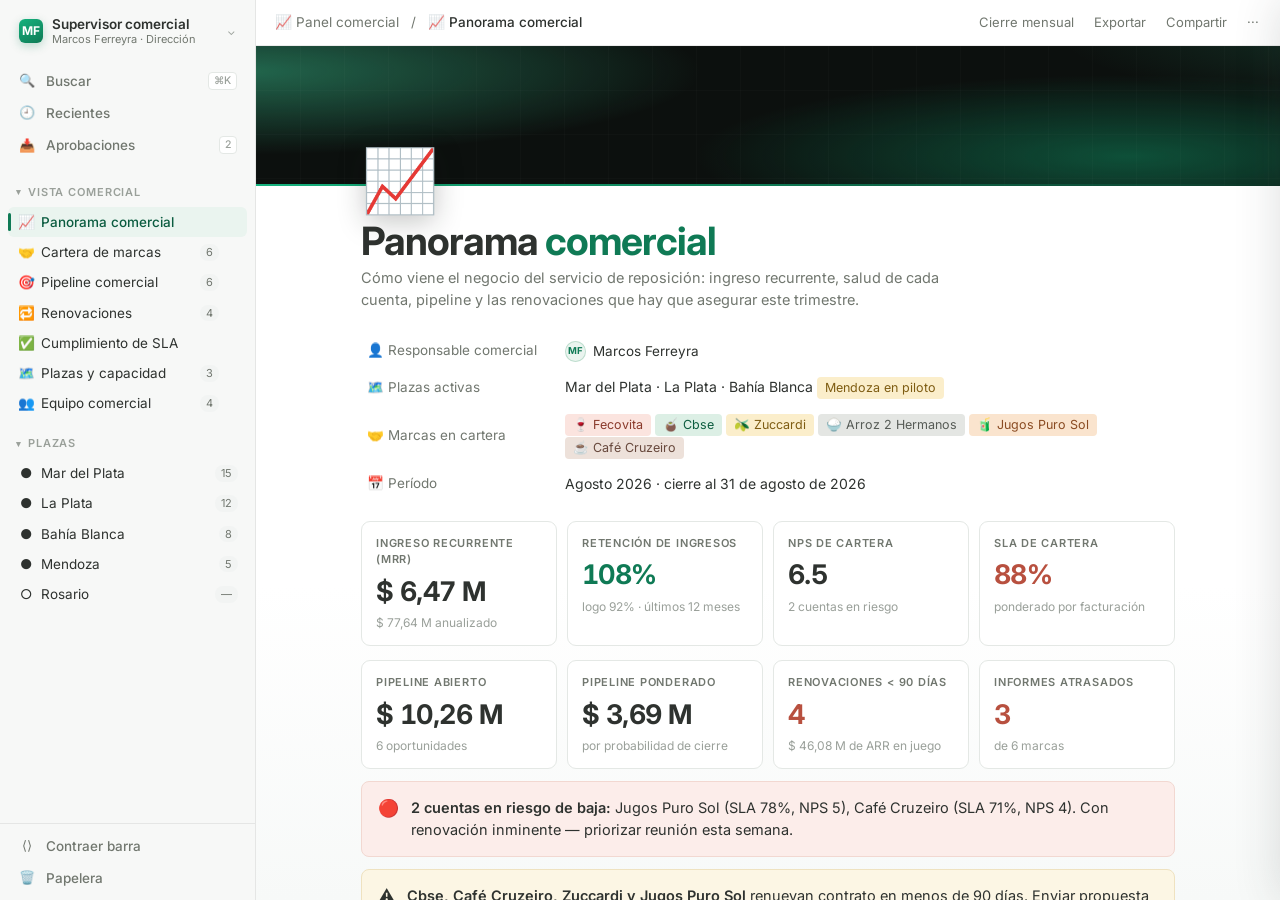
<file: supervisor.html>
<!DOCTYPE html>
<html lang="es-AR">
<head>
<meta charset="utf-8">
<meta name="viewport" content="width=device-width, initial-scale=1">
<meta name="color-scheme" content="light">
<title>Panel comercial — Servicio de reposición</title>
<link rel="preconnect" href="https://fonts.googleapis.com">
<link rel="preconnect" href="https://fonts.gstatic.com" crossorigin>
<link href="https://fonts.googleapis.com/css2?family=Inter:wght@400;500;600;700&display=swap" rel="stylesheet">
<link rel="stylesheet" href="styles.css">
<style>
/* --- extras propios del panel comercial --- */
.kanban{display:grid;grid-auto-flow:column;grid-auto-columns:minmax(210px,1fr);gap:12px;
  padding:16px 0 6px;overflow-x:auto}
.stagerow > *{animation:fadeUp .34s var(--ease) both}
.tl{position:relative;margin:14px 0 4px;padding-left:20px}
.tl::before{content:"";position:absolute;left:5px;top:4px;bottom:4px;width:2px;background:var(--border)}
.tlrow{position:relative;display:flex;gap:12px;align-items:flex-start;padding:9px 0}
.tlrow::before{content:"";position:absolute;left:-18px;top:15px;width:9px;height:9px;border-radius:50%;
  background:#fff;box-shadow:inset 0 0 0 2px var(--brand)}
.tlrow.risk::before{box-shadow:inset 0 0 0 2px var(--t-red)}
.tlrow .dwrap{flex:0 0 92px;font-size:12.5px;color:var(--muted);padding-top:1px}
.tlrow .card{flex:1;border:1px solid var(--border);border-radius:9px;padding:11px 13px;background:#fff;
  transition:border-color .18s,box-shadow .18s,transform .18s var(--ease)}
.tlrow .card:hover{border-color:var(--brand-line);box-shadow:0 5px 16px rgba(46,50,47,.07);transform:translateY(-1px)}
.dot{display:inline-block;width:7px;height:7px;border-radius:50%;margin-right:6px;vertical-align:middle}
.dot.ok{background:var(--brand)} .dot.warn{background:#C89A3C} .dot.crit{background:var(--t-red)}
</style>
</head>
<body>
<div class="app">
  <nav class="sidebar" id="sidebar">
    <div class="sbody">
      <div class="wswrap">
        <button class="ws" id="wsBtn" aria-haspopup="true" aria-expanded="false"><span class="av">MF</span>
          <span class="nm hide-slim">Supervisor comercial<small>Marcos Ferreyra · Dirección</small></span>
          <span class="cv hide-slim">⌄</span></button>
        <div class="wsmenu" id="wsMenu" hidden>
          <div class="wslabel">Cambiar de vista</div>
          <a class="wsopt" href="index.html"><span class="i">🗂️</span><span>Analista de cuenta<small>Cartera de Mar del Plata</small></span></a>
          <a class="wsopt on" href="supervisor.html"><span class="i">📈</span><span>Supervisor comercial<small>Panel de Marcos Ferreyra</small></span></a>
        </div>
      </div>
      <div class="snav">
        <button class="sitem" id="btnPal"><span class="ic">🔍</span><span class="hide-slim">Buscar</span><span class="kbd hide-slim">⌘K</span></button>
        <button class="sitem" data-toast="Se abriría el historial"><span class="ic">🕘</span><span class="hide-slim">Recientes</span></button>
        <button class="sitem" data-toast="2 propuestas por aprobar"><span class="ic">📥</span><span class="hide-slim">Aprobaciones</span><span class="kbd hide-slim">2</span></button>
      </div>
      <button class="gsec" data-group="g1"><span class="cv">▾</span><span class="hide-slim">Vista comercial</span><span class="plus hide-slim">＋</span></button>
      <div class="group" id="g1"><div class="tree" id="nav1"></div></div>
      <button class="gsec" data-group="g2"><span class="cv">▾</span><span class="hide-slim">Plazas</span><span class="plus hide-slim">＋</span></button>
      <div class="group" id="g2"><div class="tree" id="navp"></div></div>
    </div>
    <div class="sfoot">
      <button class="sitem" id="btnSlim"><span class="ic">⟨⟩</span><span class="hide-slim">Contraer barra</span></button>
      <button class="sitem" data-toast="Papelera vacía"><span class="ic">🗑️</span><span class="hide-slim">Papelera</span></button>
    </div>
  </nav>

  <div class="main">
    <div class="topbar">
      <button class="tbtn menu" id="menuBtn">☰</button>
      <div class="crumb"><button class="cb">📈 Panel comercial</button><span>/</span><button class="cb"><b id="crumbNow"></b></button></div>
      <div class="tools">
        <button class="tbtn" data-toast="Se generaría el board del mes">Cierre mensual</button>
        <button class="tbtn" data-toast="Se generaría el PDF para dirección">Exportar</button>
        <button class="tbtn" data-toast="Enlace copiado">Compartir</button>
        <button class="tbtn" data-toast="Más opciones">···</button>
      </div>
    </div>
    <div class="scroll" id="scroll">
      <div class="cover"><span class="g"></span><span class="grid"></span><span class="edge"></span></div>
      <div class="page" id="page"></div>
    </div>
  </div>
</div>

<div class="scrim" id="scrim"></div>
<aside class="peek" id="peek" aria-hidden="true">
  <div class="pk-top"><button class="tbtn" id="peekClose">✕</button>
    <button class="tbtn" data-toast="Se abriría como página completa">↗ Abrir como página</button>
    <div style="margin-left:auto;display:flex;gap:2px"><button class="tbtn" data-toast="Enlace copiado">Compartir</button><button class="tbtn">💬</button><button class="tbtn">···</button></div>
  </div>
  <div class="pk-body" id="peekBody"></div>
</aside>
<div class="pal" id="pal"><div class="palbox">
  <input id="palInput" placeholder="Buscar páginas, marcas, oportunidades o plazas…" autocomplete="off">
  <div class="palist" id="palist"></div>
  <div class="palfoot"><span>↑↓ moverse</span><span>↵ abrir</span><span>esc cerrar</span></div>
</div></div>
<div class="toast" id="toast"><span class="d"></span><span id="toastTxt"></span></div>

<script>
/* ==================== DATOS ==================== */
const HOY = new Date(2026,7,31);
const MES = ['ene','feb','mar','abr','may','jun','jul','ago','sep','oct','nov','dic'];
const MESL = ['enero','febrero','marzo','abril','mayo','junio','julio','agosto','septiembre','octubre','noviembre','diciembre'];
const fLarga = d=>`${d.getDate()} de ${MESL[d.getMonth()]} de ${d.getFullYear()}`;
const fCorta = d=>`${String(d.getDate()).padStart(2,'0')} ${MES[d.getMonth()]} ${String(d.getFullYear()).slice(2)}`;
const money = v=>'$ '+Math.round(v).toLocaleString('es-AR');
const moneyM = v=>'$ '+(v/1e6).toLocaleString('es-AR',{minimumFractionDigits:1,maximumFractionDigits:2})+' M';
const esc = s=>String(s).replace(/[&<>"]/g,c=>({'&':'&amp;','<':'&lt;','>':'&gt;','"':'&quot;'}[c]));
const $ = q=>document.querySelector(q);
const slug = s=>s.toLowerCase().normalize('NFD').replace(/[̀-ͯ]/g,'').replace(/[^a-z0-9]+/g,'-').replace(/^-|-$/g,'');
const dias = d=>Math.round((d-HOY)/86400000);

const PLAZAS = [
  {k:'MDP', n:'Mar del Plata', est:'activa',    tiendas:15, repos:4, analistas:2, capac:0.86, desde:new Date(2024,2,1)},
  {k:'LP',  n:'La Plata',      est:'activa',    tiendas:12, repos:3, analistas:1, capac:0.71, desde:new Date(2024,9,1)},
  {k:'BB',  n:'Bahía Blanca',  est:'activa',    tiendas:8,  repos:2, analistas:1, capac:0.63, desde:new Date(2025,1,1)},
  {k:'MZA', n:'Mendoza',       est:'piloto',    tiendas:5,  repos:2, analistas:1, capac:0.42, desde:new Date(2026,5,1)},
  {k:'ROS', n:'Rosario',       est:'prospecto', tiendas:0,  repos:0, analistas:0, capac:0,    desde:null},
];
const PLAZA = k=>PLAZAS.find(p=>p.k===k);
const PL_EST = {activa:{t:'Activa',c:'green'}, piloto:{t:'Piloto',c:'yellow'}, prospecto:{t:'Prospecto',c:'gray'}};

const MARCAS = [
  {n:'Fecovita',          e:'🍷', col:'red',    cat:'Bodega',     plan:'Full',     mrr:1850000, alta:new Date(2024,2,1),  renueva:new Date(2027,2,1),  plazas:['MDP','LP'],       analista:'Vos',            nps:9, sla:0.97, informe:'al-dia'},
  {n:'Cbse',              e:'🧉', col:'green',  cat:'Yerba mate', plan:'Full',     mrr:1620000, alta:new Date(2024,5,15), renueva:new Date(2026,8,15), plazas:['MDP','BB','LP'],  analista:'Vos',            nps:8, sla:0.93, informe:'al-dia'},
  {n:'Zuccardi',          e:'🫒', col:'yellow', cat:'Almacén',    plan:'Estándar', mrr:940000,  alta:new Date(2025,0,10), renueva:new Date(2026,9,10), plazas:['MDP'],            analista:'Paula Giménez', nps:6, sla:0.82, informe:'atrasado'},
  {n:'Arroz 2 Hermanos',  e:'🍚', col:'gray',   cat:'Almacén',    plan:'Estándar', mrr:780000,  alta:new Date(2025,1,1),  renueva:new Date(2027,1,1),  plazas:['MDP','BB'],       analista:'Paula Giménez', nps:7, sla:0.90, informe:'al-dia'},
  {n:'Jugos Puro Sol',    e:'🧃', col:'orange', cat:'Bebidas',    plan:'Básico',   mrr:420000,  alta:new Date(2025,4,1),  renueva:new Date(2026,10,1), plazas:['MDP'],            analista:'Nicolás Ruiz',  nps:5, sla:0.78, informe:'atrasado'},
  {n:'Café Cruzeiro',     e:'☕', col:'brown',  cat:'Desayuno',   plan:'Estándar', mrr:860000,  alta:new Date(2024,8,20), renueva:new Date(2026,8,20), plazas:['MDP','LP'],       analista:'Nicolás Ruiz',  nps:4, sla:0.71, informe:'atrasado'},
];
const salud = m=> (m.sla>=0.9 && m.nps>=7) ? 'ok' : (m.sla>=0.8 && m.nps>=5) ? 'warn' : 'crit';
const SALUD = {ok:{t:'Saludable',c:'green'}, warn:{t:'A vigilar',c:'yellow'}, crit:{t:'En riesgo',c:'red'}};
MARCAS.forEach(m=>{ m.slug=slug(m.n); m.salud=salud(m); m.arr=m.mrr*12; m.diasRenov=dias(m.renueva); });

const PIPE = [
  {marca:'Molinos',        e:'🌾', tipo:'Marca nueva',           det:'Plan Full · 3 plazas',            valor:2400000, etapa:'Propuesta',        prob:0.50, cierre:new Date(2026,9,15),  owner:'Marcos Ferreyra'},
  {marca:'La Serenísima',  e:'🥛', tipo:'Upgrade de plan',        det:'Estándar → Full · Mar del Plata', valor:900000,  etapa:'Negociación',      prob:0.70, cierre:new Date(2026,8,30),  owner:'Vos'},
  {marca:'Zuccardi',       e:'🫒', tipo:'Extensión de plaza',     det:'Suma Bahía Blanca',               valor:520000,  etapa:'Propuesta',        prob:0.45, cierre:new Date(2026,9,20),  owner:'Paula Giménez'},
  {marca:'Arcor',          e:'🍬', tipo:'Marca nueva',            det:'Full nacional · 6 plazas',         valor:5200000, etapa:'Contacto inicial', prob:0.20, cierre:new Date(2027,0,31),  owner:'Marcos Ferreyra'},
  {marca:'Café Cruzeiro',  e:'☕', tipo:'Renovación en riesgo',   det:'Retención con ajuste de precio',   valor:860000,  etapa:'Negociación',      prob:0.55, cierre:new Date(2026,8,20),  owner:'Nicolás Ruiz'},
  {marca:'BGH Alimentos',  e:'🧊', tipo:'Marca nueva',            det:'Plan Básico · Mar del Plata',      valor:380000,  etapa:'Calificación',     prob:0.30, cierre:new Date(2026,10,10), owner:'Nicolás Ruiz'},
];
const ETAPAS = ['Contacto inicial','Calificación','Propuesta','Negociación','Cierre'];
PIPE.forEach((o,i)=>{ o.id='o'+i; o.pond=o.valor*o.prob; });

const EQUIPO = [
  {n:'Marcos Ferreyra', ini:'MF', rol:'Responsable comercial',       marcas:[],                              foco:'Dirección comercial y pipeline'},
  {n:'Vos',             ini:'VS', rol:'Analista de cuenta senior',   marcas:['Fecovita','Cbse'],             foco:'Cuentas Full'},
  {n:'Paula Giménez',   ini:'PG', rol:'Analista de cuenta',          marcas:['Zuccardi','Arroz 2 Hermanos'], foco:'Rubro almacén'},
  {n:'Nicolás Ruiz',    ini:'NR', rol:'Analista de cuenta',          marcas:['Jugos Puro Sol','Café Cruzeiro'], foco:'Bebidas y desayuno · cuentas en riesgo'},
];
EQUIPO.forEach(e=>{
  const ms = MARCAS.filter(m=>e.marcas.includes(m.n));
  e.cartMrr = ms.reduce((a,m)=>a+m.mrr,0);
  e.nps = ms.length ? +(ms.reduce((a,m)=>a+m.nps,0)/ms.length).toFixed(1) : null;
  e.riesgo = ms.filter(m=>m.salud==='crit').length;
  e.pipe = PIPE.filter(o=>o.owner===e.n);
});

/* SLA: compromiso mensual por plan (visitas · reportes · fotos, agregado de la cuenta) */
const COMPROMISO = {Full:{v:36,r:36,f:108}, Estándar:{v:16,r:16,f:16}, Básico:{v:4,r:4,f:8}};

/* ==================== AGREGADOS ==================== */
const mrrTotal = MARCAS.reduce((a,m)=>a+m.mrr,0);
const arrTotal = mrrTotal*12;
const npsCartera = +(MARCAS.reduce((a,m)=>a+m.nps,0)/MARCAS.length).toFixed(1);
const slaCartera = MARCAS.reduce((a,m)=>a+m.mrr*m.sla,0)/mrrTotal;
const enRiesgo = MARCAS.filter(m=>m.salud==='crit');
const aVigilar = MARCAS.filter(m=>m.salud==='warn');
const pipeTotal = PIPE.reduce((a,o)=>a+o.valor,0);
const pipePond = PIPE.reduce((a,o)=>a+o.pond,0);
const informesAtrasados = MARCAS.filter(m=>m.informe==='atrasado');
const renovProx = [...MARCAS].sort((a,b)=>a.renueva-b.renueva).filter(m=>m.diasRenov<=90 && m.diasRenov>=0);
const plazasActivas = PLAZAS.filter(p=>p.est==='activa');
const ingresoPlan = ['Full','Estándar','Básico'].map(p=>({p, v:MARCAS.filter(m=>m.plan===p).reduce((a,m)=>a+m.mrr,0), n:MARCAS.filter(m=>m.plan===p).length}));
const retencionLogo = 0.92, retencionIngresos = 1.08;

/* ==================== HELPERS UI ==================== */
let toastT;
function toast(t){ $('#toastTxt').textContent=t; $('#toast').classList.add('on');
  clearTimeout(toastT); toastT=setTimeout(()=>$('#toast').classList.remove('on'),2200); }

const listaES = a=> a.length<=1 ? (a[0]||'') : a.slice(0,-1).join(', ')+' y '+a[a.length-1];
const pill = (c,t)=>`<span class="pill ${c}">${esc(t)}</span>`;
const planPill = p=>`<span class="pill ${p==='Full'?'brand':'ghost'}">${p}</span>`;
const npsPill = n=>`<span class="pill ${n>=7?'green':n>=5?'yellow':'red'}">NPS ${n}</span>`;
const bar = (pct,mine)=>`<span class="bt"><span class="bf ${mine?'mine':''}" data-w="${Math.round(pct)}"></span></span>`;

/* ==================== NAVEGACIÓN ==================== */
const NAV = [
  {k:'resumen',       t:'Panorama comercial',    i:'📈'},
  {k:'cartera',       t:'Cartera de marcas',     i:'🤝', b:MARCAS.length},
  {k:'pipeline',      t:'Pipeline comercial',    i:'🎯', b:PIPE.length},
  {k:'renovaciones',  t:'Renovaciones',          i:'🔁', b:renovProx.length},
  {k:'sla',           t:'Cumplimiento de SLA',   i:'✅'},
  {k:'plazas',        t:'Plazas y capacidad',    i:'🗺️', b:plazasActivas.length},
  {k:'equipo',        t:'Equipo comercial',      i:'👥', b:EQUIPO.length},
];
$('#nav1').innerHTML = NAV.map(n=>`<button class="tnode" data-page="${n.k}">
  <span class="ti">${n.i}</span><span class="tt hide-slim">${n.t}</span>
  ${n.b?`<span class="bdg hide-slim">${n.b}</span>`:''}<span class="plus hide-slim">＋</span></button>`).join('');
$('#navp').innerHTML = PLAZAS.map(p=>`<button class="tnode" data-plaza="${p.k}">
  <span class="ti">${p.est==='prospecto'?'○':'●'}</span><span class="tt hide-slim">${esc(p.n)}</span>
  <span class="bdg hide-slim">${p.tiendas||'—'}</span></button>`).join('');

document.addEventListener('click',e=>{
  const p=e.target.closest('[data-page]'); if(p) return render(p.dataset.page);
  const m=e.target.closest('[data-marca]'); if(m) return openMarca(m.dataset.marca);
  const o=e.target.closest('[data-op]'); if(o) return openOportunidad(o.dataset.op);
  const z=e.target.closest('[data-plaza]'); if(z) return openPlaza(z.dataset.plaza);
  const t=e.target.closest('[data-toast]'); if(t) return toast(t.dataset.toast);
});
document.querySelectorAll('.gsec').forEach(g=>g.addEventListener('click',()=>{
  const box=$('#'+g.dataset.group), closed=g.classList.toggle('closed');
  if(closed){ box.style.height=box.scrollHeight+'px'; requestAnimationFrame(()=>box.style.height='0px'); }
  else { box.style.height=box.scrollHeight+'px'; setTimeout(()=>box.style.height='auto',230); }
}));
$('#btnSlim').addEventListener('click',()=>{ const sb=$('#sidebar'); sb.classList.toggle('slim');
  toast(sb.classList.contains('slim')?'Barra contraída':'Barra expandida'); });
$('#menuBtn').addEventListener('click',()=>$('#sidebar').classList.toggle('open'));
(()=>{ const b=$('#wsBtn'), mn=$('#wsMenu'); if(!b||!mn) return;
  const close=()=>{ mn.hidden=true; b.setAttribute('aria-expanded','false'); };
  b.addEventListener('click',e=>{ e.stopPropagation(); const o=mn.hidden; mn.hidden=!o; b.setAttribute('aria-expanded',String(o)); });
  document.addEventListener('click',e=>{ if(!mn.hidden && !mn.contains(e.target)) close(); });
  document.addEventListener('keydown',e=>{ if(e.key==='Escape') close(); }); })();

/* paleta de comandos */
const CMDS = [
  ...NAV.map(n=>({i:n.i,t:n.t,m:'Página',go:()=>render(n.k)})),
  ...MARCAS.map(c=>({i:c.e,t:c.n,m:'Marca',go:()=>openMarca(c.slug)})),
  ...PIPE.map(o=>({i:o.e,t:o.marca+' — '+o.tipo,m:'Oportunidad',go:()=>openOportunidad(o.id)})),
  ...PLAZAS.map(p=>({i:'📍',t:p.n,m:'Plaza',go:()=>openPlaza(p.k)})),
  {i:'⟨⟩',t:'Contraer barra lateral',m:'Acción',go:()=>$('#btnSlim').click()},
];
let palSel=0, palRes=CMDS;
const openPal=()=>{ $('#pal').classList.add('on'); $('#palInput').value=''; palFilter(''); setTimeout(()=>$('#palInput').focus(),40); };
const closePal=()=>$('#pal').classList.remove('on');
function palFilter(q){ const n=q.toLowerCase();
  palRes=CMDS.filter(c=>c.t.toLowerCase().includes(n)||c.m.toLowerCase().includes(n)).slice(0,40); palSel=0; palDraw(); }
function palDraw(){
  $('#palist').innerHTML = palRes.map((c,i)=>`<button class="palrow ${i===palSel?'sel':''}" data-i="${i}">
    <span class="i">${c.i}</span><span>${esc(c.t)}</span><span class="m">${esc(c.m)}</span></button>`).join('')
    || '<div class="palrow" style="color:var(--light)">Sin resultados</div>';
  $('#palist').querySelectorAll('[data-i]').forEach(b=>b.addEventListener('click',()=>{closePal();palRes[+b.dataset.i].go()}));
}
$('#btnPal').addEventListener('click',openPal);
$('#palInput').addEventListener('input',e=>palFilter(e.target.value));
document.addEventListener('keydown',e=>{
  if((e.metaKey||e.ctrlKey)&&e.key.toLowerCase()==='k'){ e.preventDefault(); openPal(); return; }
  if($('#pal').classList.contains('on')){
    if(e.key==='Escape') closePal();
    if(e.key==='ArrowDown'){e.preventDefault();palSel=Math.min(palSel+1,palRes.length-1);palDraw();}
    if(e.key==='ArrowUp'){e.preventDefault();palSel=Math.max(palSel-1,0);palDraw();}
    if(e.key==='Enter'&&palRes[palSel]){closePal();palRes[palSel].go();}
  } else if(e.key==='Escape'){ closePeek(); }
});
$('#pal').addEventListener('click',e=>{ if(e.target.id==='pal') closePal(); });

/* ==================== RENDER ==================== */
let PAGE='resumen';
function render(p){
  if(!PAGES[p]) p='resumen';
  PAGE=p;
  if(location.hash!=='#'+p) history.replaceState(null,'','#'+p);
  document.querySelectorAll('[data-page]').forEach(n=>n.classList.toggle('on',n.dataset.page===p));
  const meta=NAV.find(n=>n.k===p);
  $('#crumbNow').textContent=meta.i+' '+meta.t;
  $('#page').innerHTML=PAGES[p]();
  $('#page').classList.remove('fadein'); void $('#page').offsetWidth; $('#page').classList.add('fadein');
  $('#scroll').scrollTop=0; post($('#page'));
}
function post(el){
  requestAnimationFrame(()=>{
    el.querySelectorAll('[data-w]').forEach(b=>b.style.width=b.dataset.w+'%');
    el.querySelectorAll('.stagger > *,.stagerow > *').forEach((n,i)=>n.style.animationDelay=Math.min(i*32,320)+'ms');
    el.querySelectorAll('[data-to]').forEach(n=>{
      const to=parseFloat(n.dataset.to), dec=+(n.dataset.dec||0), sg=n.dataset.sign==='1', t0=performance.now();
      (function step(t){const q=Math.min(1,(t-t0)/850),e=1-Math.pow(1-q,3);
        n.textContent=(sg&&to>=0?'+':'')+(to*e).toFixed(dec); if(q<1) requestAnimationFrame(step);})(t0);
    });
  });
}
const PAGES={};

/* ---------- PANORAMA COMERCIAL ---------- */
PAGES.resumen = ()=>`
<div class="picon">📈</div>
<h1 class="title">Panorama <span class="accent">comercial</span></h1>
<p class="lead">Cómo viene el negocio del servicio de reposición: ingreso recurrente, salud de cada cuenta, pipeline y las renovaciones que hay que asegurar este trimestre.</p>
<div class="props">
  <div class="prow"><span class="pkey">👤 Responsable comercial</span><span class="pval"><span class="person"><span class="av g">MF</span>Marcos Ferreyra</span></span></div>
  <div class="prow"><span class="pkey">🗺️ Plazas activas</span><span class="pval">${plazasActivas.map(p=>p.n).join(' · ')} <span class="pill yellow">Mendoza en piloto</span></span></div>
  <div class="prow"><span class="pkey">🤝 Marcas en cartera</span><span class="pval">${MARCAS.map(m=>`<span class="pill ${m.col}">${m.e} ${m.n}</span>`).join(' ')}</span></div>
  <div class="prow"><span class="pkey">📅 Período</span><span class="pval">Agosto 2026 · cierre al ${fLarga(HOY)}</span></div>
</div>
<div class="kpis">
  <div class="kpi"><div class="k">Ingreso recurrente (MRR)</div><div class="v">${moneyM(mrrTotal)}</div><div class="m">${moneyM(arrTotal)} anualizado</div></div>
  <div class="kpi"><div class="k">Retención de ingresos</div><div class="v pos"><span data-to="${retencionIngresos*100}">0</span>%</div><div class="m">logo ${Math.round(retencionLogo*100)}% · últimos 12 meses</div></div>
  <div class="kpi"><div class="k">NPS de cartera</div><div class="v ${npsCartera>=7?'pos':npsCartera<5?'neg':''}"><span data-to="${npsCartera}" data-dec="1">0</span></div><div class="m">${enRiesgo.length} cuenta${enRiesgo.length===1?'':'s'} en riesgo</div></div>
  <div class="kpi"><div class="k">SLA de cartera</div><div class="v ${slaCartera>=0.9?'pos':'neg'}"><span data-to="${(slaCartera*100).toFixed(0)}">0</span>%</div><div class="m">ponderado por facturación</div></div>
</div>
<div class="kpis">
  <div class="kpi"><div class="k">Pipeline abierto</div><div class="v">${moneyM(pipeTotal)}</div><div class="m">${PIPE.length} oportunidades</div></div>
  <div class="kpi"><div class="k">Pipeline ponderado</div><div class="v">${moneyM(pipePond)}</div><div class="m">por probabilidad de cierre</div></div>
  <div class="kpi"><div class="k">Renovaciones &lt; 90 días</div><div class="v ${renovProx.length?'neg':''}">${renovProx.length}</div><div class="m">${moneyM(renovProx.reduce((a,m)=>a+m.arr,0))} de ARR en juego</div></div>
  <div class="kpi"><div class="k">Informes atrasados</div><div class="v ${informesAtrasados.length?'neg':''}">${informesAtrasados.length}</div><div class="m">de ${MARCAS.length} marcas</div></div>
</div>
<div class="callout red"><span class="ce">🔴</span><div><b>${enRiesgo.length} cuenta${enRiesgo.length===1?'':'s'} en riesgo de baja:</b> ${enRiesgo.map(m=>`${m.n} (SLA ${Math.round(m.sla*100)}%, NPS ${m.nps})`).join(', ')}. ${enRiesgo.some(m=>m.diasRenov<=45)?'Con renovación inminente — priorizar reunión esta semana.':'Armar plan de recuperación antes del informe del viernes.'}</div></div>
<div class="callout warn"><span class="ce">⚠️</span><div><b>${listaES(renovProx.map(m=>m.n))}</b> renuevan contrato en menos de 90 días. Enviar propuesta de renovación con la métrica de servicio del último trimestre.</div></div>
<div class="callout brand"><span class="ce">🎯</span><div style="flex:1"><b>Pipeline ponderado en ${moneyM(pipePond)}</b> — un ${Math.round(pipePond/mrrTotal*100)}% del MRR actual.<span class="meter" style="max-width:360px"><i data-w="${Math.min(100,Math.round(pipePond/mrrTotal*100))}"></i></span></div></div>
<h2 class="h">Ingreso por plan</h2>
<div class="stagger">${ingresoPlan.map(x=>`<div class="prov">
  <span class="bn">${planPill(x.p)} <span style="color:var(--muted)">${x.n} marcas</span></span>
  ${bar(x.v/mrrTotal*100, x.p==='Full')}
  <span class="bv">${moneyM(x.v)}</span><span class="bs">${Math.round(x.v/mrrTotal*100)}%</span></div>`).join('')}</div>
<h2 class="h">Cartera por analista</h2>
<div class="stagger">${EQUIPO.filter(e=>e.marcas.length).map(e=>`<button class="ccard" data-toast="Se abriría la ficha de ${esc(e.n)}">
  <span class="em">${e.ini}</span>
  <span style="flex:1;min-width:0">
    <span class="t" style="display:block">${esc(e.n)}</span>
    <span class="m" style="display:block">${e.marcas.join(' · ')} — NPS ${e.nps}${e.riesgo?` · <span style="color:var(--t-red)">${e.riesgo} en riesgo</span>`:''}</span>
    <span class="meter" style="max-width:340px"><i data-w="${Math.round(e.cartMrr/mrrTotal*100)}"></i></span>
  </span>
  <span class="r"><span class="big">${moneyM(e.cartMrr)}</span><span class="lbl">MRR</span></span>
</button>`).join('')}</div>
<h2 class="h">Prioridades de la semana</h2>
<div class="callout"><span class="ce">1️⃣</span><div>Reunión de retención con <b>${enRiesgo[0]?.n||'—'}</b> antes de la renovación del ${enRiesgo[0]?fLarga(enRiesgo[0].renueva):'—'}.</div></div>
<div class="callout"><span class="ce">2️⃣</span><div>Cerrar la propuesta de <b>La Serenísima</b> (upgrade a Full) — está en negociación con 70% de probabilidad.</div></div>
<div class="callout"><span class="ce">3️⃣</span><div>Regularizar los ${informesAtrasados.length} informes atrasados: ${informesAtrasados.map(m=>m.n).join(', ')}.</div></div>`;

/* ---------- CARTERA DE MARCAS ---------- */
PAGES.cartera = ()=>`
<div class="picon">🤝</div>
<h1 class="title">Cartera de marcas</h1>
<p class="lead">Las ${MARCAS.length} marcas que hoy contratan el servicio, con su valor de contrato, cobertura de plazas, analista responsable y salud de la relación.</p>
<div class="kpis">
  <div class="kpi"><div class="k">MRR total</div><div class="v">${moneyM(mrrTotal)}</div><div class="m">ticket promedio ${moneyM(mrrTotal/MARCAS.length)}</div></div>
  <div class="kpi"><div class="k">Marcas Full</div><div class="v">${MARCAS.filter(m=>m.plan==='Full').length}<span style="font-size:16px;color:var(--muted)">/${MARCAS.length}</span></div><div class="m">${Math.round(ingresoPlan[0].v/mrrTotal*100)}% del ingreso</div></div>
  <div class="kpi"><div class="k">Saludables</div><div class="v pos">${MARCAS.filter(m=>m.salud==='ok').length}</div><div class="m">${aVigilar.length} a vigilar · ${enRiesgo.length} en riesgo</div></div>
  <div class="kpi"><div class="k">Antigüedad media</div><div class="v">${(MARCAS.reduce((a,m)=>a+(HOY-m.alta),0)/MARCAS.length/(86400000*30)).toFixed(0)}<span style="font-size:16px;color:var(--muted)"> meses</span></div><div class="m">más antigua: Fecovita</div></div>
</div>
<table><thead><tr>
  <th style="width:22%"><span class="ph">Aa</span>Marca</th><th><span class="ph">◉</span>Plan</th>
  <th><span class="ph">#</span>MRR</th><th class="opt"><span class="ph">◉</span>Plazas</th>
  <th><span class="ph">👤</span>Analista</th><th><span class="ph">#</span>SLA</th>
  <th><span class="ph">◉</span>Salud</th><th class="opt"><span class="ph">📅</span>Renueva</th></tr></thead><tbody>
${[...MARCAS].sort((a,b)=>b.mrr-a.mrr).map(m=>`<tr class="clickable" data-marca="${m.slug}">
  <td class="tt"><span class="row-title"><span>${m.e}</span><span>${esc(m.n)}</span><span class="open">ABRIR</span></span></td>
  <td>${planPill(m.plan)}</td>
  <td class="num">${money(m.mrr)}</td>
  <td class="opt">${m.plazas.map(k=>`<span class="pill ghost">${k}</span>`).join(' ')}</td>
  <td><span class="person"><span class="av${m.analista==='Vos'?' g':''}">${m.analista.split(' ').map(w=>w[0]).join('').slice(0,2).toUpperCase()}</span>${m.analista.split(' ')[0]}</span></td>
  <td class="num ${m.sla>=0.9?'pos':m.sla<0.8?'neg':''}">${Math.round(m.sla*100)}%</td>
  <td>${pill(SALUD[m.salud].c, SALUD[m.salud].t)}</td>
  <td class="opt ${m.diasRenov<=60?'neg':''}">${fCorta(m.renueva)}${m.diasRenov<=90?` · ${m.diasRenov}d`:''}</td></tr>`).join('')}
</tbody></table>
<button class="addrow" data-toast="Alta de marca">＋ Nueva marca</button>
<div class="dbfoot">${MARCAS.length} marcas · ${moneyM(mrrTotal)} MRR · ${MARCAS.reduce((a,m)=>a+m.plazas.length,0)} vínculos marca × plaza</div>
<h2 class="h">Qué incluye cada plan</h2>
<div class="callout brand"><span class="ce">🟢</span><div><b>Full.</b> 3 visitas semanales por tienda, reporte por visita, foto de góndola/punta/cartelería, control de precios y alerta de quiebre en el día. Informe semanal a la marca.</div></div>
<div class="callout"><span class="ce">⚪</span><div><b>Estándar.</b> 2 visitas semanales, reporte por visita y foto de góndola principal. Informe quincenal.</div></div>
<div class="callout"><span class="ce">⚪</span><div><b>Básico.</b> 1 visita semanal con reporte y relevamiento de stock. Informe mensual.</div></div>`;

/* ---------- PIPELINE ---------- */
PAGES.pipeline = ()=>`
<div class="picon">🎯</div>
<h1 class="title">Pipeline comercial</h1>
<p class="lead">Oportunidades abiertas: marcas nuevas, upgrades de plan, extensiones a más plazas y renovaciones en riesgo. El valor es el MRR incremental que sumaría cada una.</p>
<div class="kpis">
  <div class="kpi"><div class="k">Valor total</div><div class="v">${moneyM(pipeTotal)}</div><div class="m">${PIPE.length} oportunidades</div></div>
  <div class="kpi"><div class="k">Ponderado</div><div class="v">${moneyM(pipePond)}</div><div class="m">por probabilidad</div></div>
  <div class="kpi"><div class="k">Cierran este trimestre</div><div class="v">${PIPE.filter(o=>o.cierre<=new Date(2026,8,30)).length}</div><div class="m">antes de septiembre</div></div>
  <div class="kpi"><div class="k">Marcas nuevas</div><div class="v">${PIPE.filter(o=>o.tipo==='Marca nueva').length}</div><div class="m">de ${PIPE.length} del embudo</div></div>
</div>
<h2 class="h">Embudo por etapa</h2>
<div class="kanban">${ETAPAS.map(et=>{
  const list=PIPE.filter(o=>o.etapa===et);
  const val=list.reduce((a,o)=>a+o.valor,0);
  return `<div class="bcolwrap">
    <h4 style="margin:0 0 9px;font-size:13.5px;font-weight:600;display:flex;align-items:center;gap:8px">
      ${esc(et)}<span style="color:var(--light);font-weight:400">${list.length}</span>
      <span style="margin-left:auto;font-size:12px;color:var(--muted)">${val?moneyM(val):'—'}</span></h4>
    ${list.map((o,i)=>`<button class="bcard" data-op="${o.id}" style="animation:fadeUp .3s var(--ease) both;animation-delay:${i*40}ms">
      <span class="t"><span>${o.e}</span><span>${esc(o.marca)}</span></span>
      <span class="pill ghost">${esc(o.tipo)}</span>
      <span class="m" style="display:block">${moneyM(o.valor)} · ${Math.round(o.prob*100)}% · ${fCorta(o.cierre)}</span></button>`).join('') || `<div style="font-size:12.5px;color:var(--light);padding:4px 2px">Sin oportunidades</div>`}
  </div>`;
}).join('')}</div>
<h2 class="h">Detalle</h2>
<table><thead><tr>
  <th style="width:18%"><span class="ph">Aa</span>Marca</th><th><span class="ph">◉</span>Tipo</th>
  <th class="opt"><span class="ph">Aa</span>Detalle</th><th><span class="ph">#</span>Valor</th>
  <th><span class="ph">#</span>Prob.</th><th><span class="ph">#</span>Ponderado</th>
  <th class="opt"><span class="ph">📅</span>Cierre</th><th class="opt"><span class="ph">👤</span>Owner</th></tr></thead><tbody>
${[...PIPE].sort((a,b)=>b.pond-a.pond).map(o=>`<tr class="clickable" data-op="${o.id}">
  <td class="tt"><span class="row-title"><span>${o.e}</span><span>${esc(o.marca)}</span><span class="open">ABRIR</span></span></td>
  <td>${pill('ghost',o.tipo)}</td>
  <td class="opt" style="color:var(--muted)">${esc(o.det)}</td>
  <td class="num">${money(o.valor)}</td>
  <td class="num">${Math.round(o.prob*100)}%</td>
  <td class="num">${money(o.pond)}</td>
  <td class="opt">${fCorta(o.cierre)}</td>
  <td class="opt">${esc(o.owner.split(' ')[0])}</td></tr>`).join('')}
</tbody></table>
<button class="addrow" data-toast="Nueva oportunidad">＋ Nueva oportunidad</button>`;

/* ---------- RENOVACIONES ---------- */
PAGES.renovaciones = ()=>{
  const orden=[...MARCAS].sort((a,b)=>a.renueva-b.renueva);
  const riesgoRenov = m=> m.salud==='crit' ? 'crit' : (m.salud==='warn'||m.diasRenov<=45) ? 'warn' : 'ok';
  return `
<div class="picon">🔁</div>
<h1 class="title">Renovaciones</h1>
<p class="lead">Contratos ordenados por fecha de vencimiento. La antelación recomendada para empezar la conversación de renovación es de 60 días.</p>
<div class="callout ${renovProx.length?'warn':'brand'}"><span class="ce">${renovProx.length?'⚠️':'✅'}</span><div><b>${renovProx.length} renovación${renovProx.length===1?'':'es'} en los próximos 90 días</b> por ${moneyM(renovProx.reduce((a,m)=>a+m.arr,0))} de ARR. ${renovProx.filter(m=>m.salud!=='ok').length} con salud comprometida.</div></div>
<div class="tl">${orden.map(m=>{
  const rk=riesgoRenov(m), vencido=m.diasRenov<0;
  return `<div class="tlrow ${rk!=='ok'?'risk':''}">
    <div class="dwrap">${fCorta(m.renueva)}<br><span style="color:var(--light)">${vencido?`vencido`:`en ${m.diasRenov} d`}</span></div>
    <button class="card" data-marca="${m.slug}" style="width:100%;text-align:left">
      <div style="display:flex;align-items:center;gap:9px;flex-wrap:wrap">
        <span style="font-size:16px">${m.e}</span><b>${esc(m.n)}</b>
        ${planPill(m.plan)} ${pill(SALUD[m.salud].c,SALUD[m.salud].t)}
        <span style="margin-left:auto" class="pill ${rk==='crit'?'red':rk==='warn'?'yellow':'green'}">${rk==='crit'?'Riesgo alto':rk==='warn'?'Atención':'En regla'}</span>
      </div>
      <div style="font-size:13px;color:var(--muted);margin-top:6px">
        ${moneyM(m.arr)} anuales · SLA ${Math.round(m.sla*100)}% · NPS ${m.nps} · analista ${esc(m.analista.split(' ')[0])}
      </div>
      ${rk!=='ok'?`<div style="font-size:13px;margin-top:6px">${m.salud==='crit'
        ? '⚠️ Cuenta en riesgo: preparar plan de recuperación de servicio antes de sentarse a renovar.'
        : 'Enviar reporte trimestral de servicio junto con la propuesta de renovación.'}</div>`:''}
    </button>
  </div>`;
}).join('')}</div>`;
};

/* ---------- SLA ---------- */
PAGES.sla = ()=>{
  const rows=MARCAS.map(m=>{
    const c=COMPROMISO[m.plan];
    const ent={v:Math.round(c.v*m.sla), r:Math.round(c.r*(m.sla-0.02)), f:Math.round(c.f*(m.sla-0.05))};
    return {m, c, ent};
  });
  return `
<div class="picon">✅</div>
<h1 class="title">Cumplimiento de SLA</h1>
<p class="lead">Lo que cada marca contrató contra lo que el equipo entregó este mes. Es la base de la conversación de renovación y el primer indicador de riesgo de baja.</p>
<div class="callout ${slaCartera>=0.9?'brand':'red'}"><span class="ce">${slaCartera>=0.9?'✅':'🔴'}</span><div><b>SLA de cartera en ${Math.round(slaCartera*100)}%</b> (ponderado por facturación). ${MARCAS.filter(m=>m.sla<0.85).length} marcas por debajo del 85%, el umbral del contrato.</div></div>
<h2 class="h">Contratado vs entregado — mes en curso</h2>
<table><thead><tr>
  <th style="width:20%"><span class="ph">Aa</span>Marca</th><th><span class="ph">◉</span>Plan</th>
  <th><span class="ph">#</span>Visitas</th><th class="opt"><span class="ph">#</span>Reportes</th>
  <th class="opt"><span class="ph">#</span>Fotos</th><th style="width:22%"><span class="ph">#</span>Cumplimiento</th>
  <th><span class="ph">◉</span>Informe</th></tr></thead><tbody>
${rows.map(({m,c,ent})=>`<tr class="clickable" data-marca="${m.slug}">
  <td class="tt"><span class="row-title"><span>${m.e}</span><span>${esc(m.n)}</span></span></td>
  <td>${planPill(m.plan)}</td>
  <td class="num ${ent.v<c.v*0.85?'neg':''}">${ent.v}/${c.v}</td>
  <td class="num opt">${ent.r}/${c.r}</td>
  <td class="num opt">${ent.f}/${c.f}</td>
  <td><span class="meter" style="margin-top:2px"><i data-w="${Math.round(m.sla*100)}"></i></span><span style="font-size:12px;color:var(--muted)">${Math.round(m.sla*100)}%</span></td>
  <td>${m.informe==='al-dia'?pill('green','Al día'):pill('red','Atrasado')}</td></tr>`).join('')}
</tbody></table>
<div class="dbfoot">Compromiso mensual agregado por cuenta · Full 36 visitas · Estándar 16 · Básico 4</div>
<h2 class="h">Ranking de servicio</h2>
<div class="stagger">${[...MARCAS].sort((a,b)=>b.sla-a.sla).map(m=>`<div class="prov">
  <span class="bn">${m.e} ${esc(m.n)}</span>
  ${bar(m.sla*100, m.sla>=0.9)}
  <span class="bv ${m.sla>=0.9?'pos':m.sla<0.8?'neg':''}">${Math.round(m.sla*100)}%</span>
  <span class="bs">${SALUD[m.salud].t}</span></div>`).join('')}</div>`;
};

/* ---------- PLAZAS ---------- */
PAGES.plazas = ()=>`
<div class="picon">🗺️</div>
<h1 class="title">Plazas y capacidad</h1>
<p class="lead">Dónde opera hoy la agencia y cuánta capacidad instalada queda libre para sumar marcas sin agrandar la estructura.</p>
<div class="kpis">
  <div class="kpi"><div class="k">Plazas activas</div><div class="v">${plazasActivas.length}<span style="font-size:16px;color:var(--muted)">/${PLAZAS.length}</span></div><div class="m">1 piloto · 1 prospecto</div></div>
  <div class="kpi"><div class="k">Tiendas cubiertas</div><div class="v">${PLAZAS.reduce((a,p)=>a+p.tiendas,0)}</div><div class="m">${PLAZAS.reduce((a,p)=>a+p.repos,0)} repositores</div></div>
  <div class="kpi"><div class="k">Ocupación media</div><div class="v">${Math.round(plazasActivas.reduce((a,p)=>a+p.capac,0)/plazasActivas.length*100)}%</div><div class="m">de capacidad instalada</div></div>
  <div class="kpi"><div class="k">Analistas de cuenta</div><div class="v">${PLAZAS.reduce((a,p)=>a+p.analistas,0)}</div><div class="m">en ${plazasActivas.length} plazas</div></div>
</div>
<div class="gal" style="grid-template-columns:repeat(2,1fr)">${PLAZAS.map(p=>`<button class="gcard" data-plaza="${p.k}" style="text-align:left">
  <span class="b" style="padding:14px">
    <span style="display:flex;align-items:center;gap:9px">
      <b style="font-size:15px">${esc(p.n)}</b>${pill(PL_EST[p.est].c, PL_EST[p.est].t)}
    </span>
    <span class="m" style="display:block;margin-top:6px">${p.est==='prospecto'?'Sin operación propia todavía':`${p.tiendas} tiendas · ${p.repos} repositores · ${p.analistas} analista${p.analistas===1?'':'s'}`}</span>
    ${p.est!=='prospecto'?`<span class="meter" style="margin-top:9px"><i data-w="${Math.round(p.capac*100)}"></i></span>
    <span class="m" style="display:block;margin-top:4px">${Math.round(p.capac*100)}% de capacidad usada · abrió ${p.desde?fCorta(p.desde):'—'}</span>`:'<span class="m" style="display:block;margin-top:9px">Oportunidad: 2 cadenas regionales identificadas</span>'}
  </span>
</button>`).join('')}</div>
<h2 class="h">Marcas por plaza</h2>
<table class="heat"><thead><tr><th class="l">Plaza</th>${MARCAS.map(m=>`<th title="${m.n}">${m.e}</th>`).join('')}<th>Σ</th></tr></thead><tbody>
${PLAZAS.filter(p=>p.est!=='prospecto').map(p=>`<tr><td class="l" style="font-size:13px;cursor:pointer" data-plaza="${p.k}">${esc(p.n)}</td>
${MARCAS.map(m=>{const on=m.plazas.includes(p.k);
  return `<td><div class="cell ${on?'':'na'}" style="${on?'background:'+ (m.plan==='Full'?'#0F7A55':'#5FA98A'):''}" title="${m.n}${on?' — '+m.plan:' — no opera acá'}">${on?'✓':'—'}</div></td>`;}).join('')}
<td><div class="cell na">${MARCAS.filter(m=>m.plazas.includes(p.k)).length}</div></td></tr>`).join('')}
</tbody></table>
<div class="dbfoot">Verde oscuro plan Full · Verde claro Estándar/Básico · Gris la marca no opera en esa plaza</div>
<hr class="div">
<h2 class="h">Oportunidades de expansión</h2>
<div class="callout warn"><span class="ce">🎯</span><div><b>Rosario</b> sigue como prospecto. Arcor pidió cobertura nacional y sería el ancla para abrir la plaza.</div></div>
<div class="callout"><span class="ce">📈</span><div><b>Bahía Blanca</b> está al ${Math.round(PLAZA('BB').capac*100)}% de capacidad: entran 2 marcas más sin sumar repositores.</div></div>`;

/* ---------- EQUIPO ---------- */
PAGES.equipo = ()=>`
<div class="picon">👥</div>
<h1 class="title">Equipo comercial</h1>
<p class="lead">Quién lleva cada cuenta, cuánto MRR gestiona y qué oportunidades tiene abiertas. Sirve para balancear cartera y detectar sobrecarga.</p>
<div class="kpis">
  <div class="kpi"><div class="k">Analistas de cuenta</div><div class="v">${EQUIPO.filter(e=>e.marcas.length).length}</div><div class="m">+ 1 responsable comercial</div></div>
  <div class="kpi"><div class="k">MRR por analista</div><div class="v">${moneyM(mrrTotal/EQUIPO.filter(e=>e.marcas.length).length)}</div><div class="m">promedio de cartera</div></div>
  <div class="kpi"><div class="k">Marcas por analista</div><div class="v">${(MARCAS.length/EQUIPO.filter(e=>e.marcas.length).length).toFixed(1)}</div><div class="m">objetivo: máx. 3</div></div>
  <div class="kpi"><div class="k">Cuentas en riesgo</div><div class="v ${enRiesgo.length?'neg':''}">${enRiesgo.length}</div><div class="m">concentradas en 1 analista</div></div>
</div>
<table><thead><tr>
  <th style="width:22%"><span class="ph">Aa</span>Persona</th><th><span class="ph">◉</span>Rol</th>
  <th class="opt"><span class="ph">Aa</span>Cartera</th><th><span class="ph">#</span>MRR</th>
  <th><span class="ph">#</span>NPS</th><th><span class="ph">#</span>Pipeline</th>
  <th><span class="ph">#</span>En riesgo</th></tr></thead><tbody>
${EQUIPO.map(e=>`<tr>
  <td class="tt"><span class="row-title"><span class="person"><span class="av${e.n==='Vos'||e.n==='Marcos Ferreyra'?' g':''}">${e.ini}</span>${esc(e.n)}</span></span></td>
  <td>${pill('ghost',e.rol)}</td>
  <td class="opt" style="color:var(--muted)">${e.marcas.join(' · ')||'—'}</td>
  <td class="num">${e.cartMrr?moneyM(e.cartMrr):'—'}</td>
  <td class="num ${e.nps!=null?(e.nps>=7?'pos':e.nps<5?'neg':''):''}">${e.nps??'—'}</td>
  <td class="num">${e.pipe.length?moneyM(e.pipe.reduce((a,o)=>a+o.valor,0)):'—'}</td>
  <td class="num ${e.riesgo?'neg':''}">${e.riesgo||'—'}</td></tr>`).join('')}
</tbody></table>
<h2 class="h">Carga de cartera</h2>
<div class="stagger">${EQUIPO.filter(e=>e.marcas.length).map(e=>`<div class="prov">
  <span class="bn"><span class="person"><span class="av${e.n==='Vos'?' g':''}">${e.ini}</span>${e.n.split(' ')[0]}</span></span>
  ${bar(e.cartMrr/mrrTotal*100, e.n==='Vos')}
  <span class="bv">${moneyM(e.cartMrr)}</span><span class="bs">${e.marcas.length} marcas</span></div>`).join('')}</div>
<div class="callout warn"><span class="ce">⚠️</span><div><b>Nicolás Ruiz</b> concentra las 2 cuentas en riesgo (Café Cruzeiro y Jugos Puro Sol) y el menor NPS de cartera. Evaluar acompañamiento de Marcos en las renovaciones o reasignar una cuenta.</div></div>`;

/* ==================== PANELES ==================== */
function openMarca(sl){
  const m=MARCAS.find(x=>x.slug===sl); if(!m) return;
  const c=COMPROMISO[m.plan];
  const ops=PIPE.filter(o=>o.marca===m.n);
  $('#peekBody').innerHTML=`
    <div class="picon">${m.e}</div><h1>${esc(m.n)}</h1>
    <div class="props">
      <div class="prow"><span class="pkey">◉ Rubro</span><span class="pval">${pill(m.col,m.cat)}</span></div>
      <div class="prow"><span class="pkey">◉ Plan contratado</span><span class="pval">${planPill(m.plan)} · ${money(m.mrr)}/mes</span></div>
      <div class="prow"><span class="pkey">◉ Salud de cuenta</span><span class="pval">${pill(SALUD[m.salud].c,SALUD[m.salud].t)} ${npsPill(m.nps)}</span></div>
      <div class="prow"><span class="pkey">👤 Analista</span><span class="pval"><span class="person"><span class="av${m.analista==='Vos'?' g':''}">${m.analista.split(' ').map(w=>w[0]).join('').slice(0,2).toUpperCase()}</span>${esc(m.analista)}</span></span></div>
      <div class="prow"><span class="pkey">🗺️ Plazas</span><span class="pval">${m.plazas.map(k=>`<span class="pill ghost">${PLAZA(k).n}</span>`).join(' ')}</span></div>
      <div class="prow"><span class="pkey">📅 Cliente desde</span><span class="pval">${fLarga(m.alta)}</span></div>
      <div class="prow"><span class="pkey">🔁 Renueva</span><span class="pval ${m.diasRenov<=60?'neg':''}">${fLarga(m.renueva)} · en ${m.diasRenov} días</span></div>
      <div class="prow"><span class="pkey"># Valor anual</span><span class="pval num">${money(m.arr)}</span></div>
    </div>
    ${m.salud==='crit'
      ? `<div class="callout red"><span class="ce">🔴</span><div><b>Cuenta en riesgo.</b> SLA en ${Math.round(m.sla*100)}% (bajo el 85% del contrato) y NPS ${m.nps}. Renueva en ${m.diasRenov} días — preparar plan de recuperación antes de la reunión.</div></div>`
      : m.salud==='warn'
      ? `<div class="callout warn"><span class="ce">⚠️</span><div><b>A vigilar.</b> ${m.informe==='atrasado'?'Informe atrasado y ':''}SLA en ${Math.round(m.sla*100)}%. Recuperable con una visita de seguimiento del analista.</div></div>`
      : `<div class="callout brand"><span class="ce">✅</span><div>Cuenta saludable: SLA ${Math.round(m.sla*100)}%, NPS ${m.nps}, informe al día.</div></div>`}
    <h3 class="h3">✅ Servicio del mes</h3>
    <table><tbody>
      <tr><td class="tt" style="width:50%"><span class="row-title"><span>Visitas</span></span></td><td class="num">${Math.round(c.v*m.sla)} / ${c.v}</td><td><span class="meter" style="margin:0"><i data-w="${Math.round(m.sla*100)}"></i></span></td></tr>
      <tr><td class="tt"><span class="row-title"><span>Reportes</span></span></td><td class="num">${Math.round(c.r*(m.sla-0.02))} / ${c.r}</td><td><span class="meter" style="margin:0"><i data-w="${Math.round((m.sla-0.02)*100)}"></i></span></td></tr>
      <tr><td class="tt"><span class="row-title"><span>Fotos</span></span></td><td class="num">${Math.round(c.f*(m.sla-0.05))} / ${c.f}</td><td><span class="meter" style="margin:0"><i data-w="${Math.round((m.sla-0.05)*100)}"></i></span></td></tr>
    </tbody></table>
    <h3 class="h3">🎯 Oportunidades abiertas</h3>
    ${ops.length?ops.map(o=>`<button class="ccard" data-op="${o.id}">
      <span class="em">${o.e}</span>
      <span style="flex:1;min-width:0"><span class="t" style="display:block">${esc(o.tipo)}</span>
      <span class="m" style="display:block">${esc(o.det)} · ${o.etapa} · ${Math.round(o.prob*100)}%</span></span>
      <span class="r"><span class="big">${moneyM(o.valor)}</span><span class="lbl">incremental</span></span>
    </button>`).join(''):'<p class="p" style="color:var(--light)">Sin oportunidades registradas para esta marca.</p>'}`;
  abrirPeek();
}
function openOportunidad(id){
  const o=PIPE.find(x=>x.id===id); if(!o) return;
  const idx=ETAPAS.indexOf(o.etapa);
  $('#peekBody').innerHTML=`
    <div class="picon">${o.e}</div><h1>${esc(o.marca)}</h1>
    <div class="props">
      <div class="prow"><span class="pkey">◉ Tipo</span><span class="pval">${pill('ghost',o.tipo)}</span></div>
      <div class="prow"><span class="pkey">◉ Detalle</span><span class="pval">${esc(o.det)}</span></div>
      <div class="prow"><span class="pkey">◉ Etapa</span><span class="pval">${pill('brand',o.etapa)} <span style="color:var(--muted)">${idx+1} de ${ETAPAS.length}</span></span></div>
      <div class="prow"><span class="pkey"># Valor incremental</span><span class="pval num">${money(o.valor)}/mes · ${money(o.valor*12)}/año</span></div>
      <div class="prow"><span class="pkey"># Probabilidad</span><span class="pval num">${Math.round(o.prob*100)}% · ponderado ${money(o.pond)}</span></div>
      <div class="prow"><span class="pkey">📅 Cierre estimado</span><span class="pval">${fLarga(o.cierre)}</span></div>
      <div class="prow"><span class="pkey">👤 Owner</span><span class="pval"><span class="person"><span class="av${o.owner==='Vos'||o.owner==='Marcos Ferreyra'?' g':''}">${o.owner.split(' ').map(w=>w[0]).join('').slice(0,2).toUpperCase()}</span>${esc(o.owner)}</span></span></div>
    </div>
    <h3 class="h3">Avance del embudo</h3>
    <div class="stagger">${ETAPAS.map((et,i)=>`<div class="prov">
      <span class="bn">${i<=idx?'✅':'⚪'} ${esc(et)}</span>
      ${bar(i<=idx?100:0, i===idx)}
      <span class="bv">${i<idx?'ok':i===idx?'ahora':''}</span><span class="bs"></span></div>`).join('')}</div>
    ${o.tipo==='Renovación en riesgo'
      ? `<div class="callout red"><span class="ce">🔴</span><div>Es una renovación en riesgo, no una venta nueva: si no cierra, se pierde el MRR actual de ${moneyM(o.valor)}.</div></div>`
      : `<div class="callout brand"><span class="ce">📈</span><div>Sumaría ${moneyM(o.valor)} de MRR — un ${Math.round(o.valor/mrrTotal*100)}% sobre la facturación actual.</div></div>`}
    <h3 class="h3">Próximo paso</h3>
    <div class="callout"><span class="ce">➡️</span><div>${['Agendar primera reunión de descubrimiento.','Enviar diagnóstico de plaza y calificar presupuesto.','Presentar propuesta formal con alcance y precio.','Cerrar condiciones y pasar a contrato.','Firma y onboarding con el analista asignado.'][idx]}</div></div>`;
  abrirPeek();
}
function openPlaza(k){
  const p=PLAZA(k); if(!p) return;
  const ms=MARCAS.filter(m=>m.plazas.includes(k));
  $('#peekBody').innerHTML=`
    <div class="picon">📍</div><h1>${esc(p.n)}</h1>
    <div class="props">
      <div class="prow"><span class="pkey">◉ Estado</span><span class="pval">${pill(PL_EST[p.est].c, PL_EST[p.est].t)}</span></div>
      <div class="prow"><span class="pkey">🏪 Tiendas</span><span class="pval">${p.tiendas||'—'}</span></div>
      <div class="prow"><span class="pkey">👥 Repositores</span><span class="pval">${p.repos||'—'}</span></div>
      <div class="prow"><span class="pkey">👤 Analistas de cuenta</span><span class="pval">${p.analistas||'—'}</span></div>
      <div class="prow"><span class="pkey">📅 Operativa desde</span><span class="pval">${p.desde?fLarga(p.desde):'Sin abrir'}</span></div>
      <div class="prow"><span class="pkey"># Capacidad usada</span><span class="pval num">${p.est==='prospecto'?'—':Math.round(p.capac*100)+'%'}</span></div>
    </div>
    ${p.est==='prospecto'
      ? `<div class="callout warn"><span class="ce">🎯</span><div>Plaza sin operación. Se abre con una marca ancla que justifique la estructura mínima (2 repositores + 1 analista).</div></div>`
      : p.capac>=0.85
      ? `<div class="callout red"><span class="ce">🔴</span><div>Al ${Math.round(p.capac*100)}% de capacidad. Sumar otra marca acá exige contratar y capacitar repositores primero.</div></div>`
      : `<div class="callout brand"><span class="ce">📈</span><div>Queda un ${Math.round((1-p.capac)*100)}% de capacidad libre: se pueden sumar marcas sin agrandar la estructura.</div></div>`}
    <h3 class="h3">🤝 Marcas que operan acá</h3>
    ${ms.length?ms.map(m=>`<button class="ccard" data-marca="${m.slug}">
      <span class="em">${m.e}</span>
      <span style="flex:1;min-width:0"><span class="t" style="display:block">${esc(m.n)}</span>
      <span class="m" style="display:block">${m.plan} · ${money(m.mrr)}/mes · SLA ${Math.round(m.sla*100)}%</span></span>
      <span class="r"><span class="big ${m.salud==='ok'?'pos':m.salud==='crit'?'neg':''}">${SALUD[m.salud].t}</span><span class="lbl">salud</span></span>
    </button>`).join(''):'<p class="p" style="color:var(--light)">Todavía sin marcas asignadas.</p>'}`;
  abrirPeek();
}
function abrirPeek(){
  [...$('#peekBody').children].forEach((n,k)=>n.style.animationDelay=Math.min(k*30,300)+'ms');
  $('#peek').classList.add('on'); $('#peek').setAttribute('aria-hidden','false');
  $('#scrim').classList.add('on'); $('#peekBody').scrollTop=0; post($('#peekBody'));
}
function closePeek(){ $('#peek').classList.remove('on'); $('#peek').setAttribute('aria-hidden','true'); $('#scrim').classList.remove('on'); }
$('#peekClose').addEventListener('click',closePeek);
$('#scrim').addEventListener('click',closePeek);

window.addEventListener('hashchange',()=>{ const p=location.hash.slice(1); if(PAGES[p]&&p!==PAGE) render(p); });
render(location.hash.slice(1)||'resumen');
</script>
</body>
</html>
</file>
<file: styles.css>
:root{
  --bg:#FFFFFF; --side:#F7F8F7; --wash:#F7F9F8; --surface-2:#F2F4F3;
  --text:#2E322F; --muted:#71776F; --light:#9AA09A;
  --line:rgba(46,50,47,.09); --border:#E4E8E5;
  --hover:rgba(15,122,85,.06); --hover-2:rgba(46,50,47,.055);
  --brand:#0F7A55; --brand-600:#12946A; --brand-bright:#16B27E;
  --brand-tint:#EAF4EF; --brand-line:#BFDECF;
  --c-red:#FBE4DF;--c-red-t:#8A3A2C; --c-orange:#FAE4CE;--c-orange-t:#8A4B22;
  --c-yellow:#FBEECB;--c-yellow-t:#7E5C12; --c-green:#DCEFE5;--c-green-t:#0C5C3F;
  --c-blue:#D6E6EE;--c-blue-t:#22546B; --c-purple:#E7DFEE;--c-purple-t:#503A63;
  --c-brown:#EDE1DA;--c-brown-t:#67483C; --c-gray:#E4E6E3;--c-gray-t:#565B56;
  --t-red:#B8503F; --t-green:#0F7A55;
  --font:'Inter',ui-sans-serif,-apple-system,"Segoe UI",Helvetica,Arial,sans-serif;
  --ease:cubic-bezier(.2,.7,.3,1);
}
*{box-sizing:border-box}
html,body{margin:0;padding:0;height:100%}
body{font-family:var(--font);color:var(--text);background:var(--bg);font-size:14px;line-height:1.5;-webkit-font-smoothing:antialiased}
button{font:inherit;color:inherit;background:none;border:none;padding:0;cursor:pointer;text-align:left}
input{font:inherit}
:focus-visible{outline:2px solid var(--brand-600);outline-offset:1px;border-radius:4px}
::selection{background:rgba(22,178,126,.22)}
::-webkit-scrollbar{width:10px;height:10px}
::-webkit-scrollbar-thumb{background:rgba(46,50,47,.18);border-radius:8px;border:3px solid transparent;background-clip:content-box}
::-webkit-scrollbar-thumb:hover{background:rgba(46,50,47,.3);background-clip:content-box}
.app{display:flex;height:100vh;overflow:hidden}

/* ===== SIDEBAR ===== */
.sidebar{width:256px;flex:0 0 256px;background:var(--side);border-right:1px solid var(--line);
  display:flex;flex-direction:column;overflow:hidden;transition:width .24s var(--ease),flex-basis .24s var(--ease)}
.sidebar.slim{width:60px;flex-basis:60px}
.sidebar.slim .hide-slim{display:none}
.sidebar.slim .tnode,.sidebar.slim .sitem{justify-content:center;padding-left:0;padding-right:0}
.sbody{flex:1;overflow-y:auto;padding-bottom:8px}
.ws{display:flex;align-items:center;gap:9px;padding:10px 11px;margin:6px 8px 2px;border-radius:6px;width:calc(100% - 16px);transition:background .15s}
.ws:hover{background:var(--hover-2)}
.ws .av{width:24px;height:24px;border-radius:6px;flex:0 0 24px;display:flex;align-items:center;justify-content:center;
  font-size:12px;font-weight:700;color:#fff;background:linear-gradient(150deg,var(--brand-bright),var(--brand));
  box-shadow:0 3px 10px rgba(15,122,85,.25)}
.ws .nm{font-size:13.5px;font-weight:600;line-height:1.25;min-width:0;overflow:hidden}
.ws .nm small{display:block;font-size:11px;font-weight:400;color:var(--muted);white-space:nowrap;text-overflow:ellipsis;overflow:hidden}
.ws .cv{margin-left:auto;color:var(--light);font-size:11px}
.snav{padding:6px 8px}
.sitem{display:flex;align-items:center;gap:10px;width:100%;padding:6px 10px;border-radius:6px;
  font-size:13.5px;color:var(--muted);font-weight:500;transition:background .14s,color .14s,transform .14s var(--ease)}
.sitem:hover{background:var(--hover);color:var(--brand);transform:translateX(2px)}
.sitem .ic{width:18px;text-align:center;font-size:13px;flex:0 0 18px}
.sitem .kbd{margin-left:auto;font-size:10.5px;color:var(--light);border:1px solid var(--border);border-radius:4px;padding:0 5px;background:#fff}
.gsec{display:flex;align-items:center;width:100%;padding:15px 16px 5px;font-size:11px;font-weight:600;
  color:var(--light);letter-spacing:.08em;text-transform:uppercase}
.gsec .cv{margin-right:6px;font-size:9px;transition:transform .18s var(--ease);display:inline-block}
.gsec.closed .cv{transform:rotate(-90deg)}
.gsec .plus{margin-left:auto;opacity:0;font-size:13px;transition:opacity .14s}
.gsec:hover .plus{opacity:.7}
.group{overflow:hidden;transition:height .22s var(--ease)}
.tree{padding:0 8px}
.tnode{display:flex;align-items:center;gap:6px;width:100%;padding:5px 9px;border-radius:6px;
  font-size:13.5px;color:var(--text);position:relative;transition:background .14s,color .14s}
.tnode:hover{background:var(--hover-2)}
.tnode.on{background:var(--brand-tint);color:#0B5C40;font-weight:500}
.tnode.on::before{content:"";position:absolute;left:0;top:6px;bottom:6px;width:2.5px;border-radius:2px;background:var(--brand)}
.tnode .ti{width:18px;text-align:center;flex:0 0 18px}
.tnode .tt{overflow:hidden;text-overflow:ellipsis;white-space:nowrap;flex:1}
.tnode .bdg{font-size:11px;color:var(--muted);background:var(--surface-2);border-radius:8px;padding:0 6px}
.tnode.on .bdg{background:#fff;color:var(--brand)}
.tnode .plus{color:var(--light);opacity:0;font-size:13px;transition:opacity .14s}
.tnode:hover .plus{opacity:1}
.sfoot{border-top:1px solid var(--line);padding:6px 8px}

/* ===== MAIN ===== */
.main{flex:1;display:flex;flex-direction:column;min-width:0;overflow:hidden}
.topbar{height:46px;display:flex;align-items:center;gap:6px;padding:0 12px;flex:0 0 46px;
  border-bottom:1px solid var(--line);background:rgba(255,255,255,.86);backdrop-filter:blur(10px);z-index:5}
.crumb{display:flex;align-items:center;gap:5px;font-size:13.5px;color:var(--muted);min-width:0}
.crumb b{font-weight:500;color:var(--text)}
.crumb .cb{padding:3px 7px;border-radius:5px;white-space:nowrap;transition:background .14s}
.crumb .cb:hover{background:var(--hover)}
.tools{margin-left:auto;display:flex;align-items:center;gap:2px;color:var(--muted);font-size:13px}
.tbtn{padding:5px 9px;border-radius:5px;transition:background .14s,color .14s}
.tbtn:hover{background:var(--hover);color:var(--brand)}
.scroll{overflow-y:auto;flex:1;background:linear-gradient(180deg,#fff 0 60vh,var(--wash) 100%)}
.page{max-width:930px;margin:0 auto;padding:0 58px 120px}
.cover{height:140px;position:relative;overflow:hidden;background:#0C100E}
.cover .g{position:absolute;inset:-30%;animation:drift 24s ease-in-out infinite alternate;
  background:radial-gradient(45% 60% at 18% 30%,rgba(63,220,163,.42),transparent 62%),
             radial-gradient(40% 55% at 72% 68%,rgba(15,122,85,.6),transparent 66%),
             radial-gradient(35% 50% at 92% 12%,rgba(63,220,163,.2),transparent 70%)}
@keyframes drift{0%{transform:translate3d(0,0,0) scale(1)}100%{transform:translate3d(-4%,3%,0) scale(1.1)}}
.cover .grid{position:absolute;inset:0;opacity:.3;background-size:44px 44px;
  background-image:linear-gradient(rgba(255,255,255,.06) 1px,transparent 1px),linear-gradient(90deg,rgba(255,255,255,.06) 1px,transparent 1px)}
.cover .edge{position:absolute;left:0;right:0;bottom:0;height:2px;background:linear-gradient(90deg,var(--brand-bright),var(--brand),transparent)}
.picon{font-size:62px;line-height:1;margin-top:-42px;display:inline-block;position:relative;
  filter:drop-shadow(0 6px 14px rgba(12,16,14,.24));animation:pop .5s var(--ease) both}
@keyframes pop{0%{transform:scale(.7) translateY(10px);opacity:0}100%{transform:none;opacity:1}}
h1.title{font-size:39px;font-weight:700;letter-spacing:-.025em;margin:8px 0 4px;line-height:1.14}
h1.title .accent{color:var(--brand)}
.lead{color:var(--muted);font-size:14.5px;margin:0 0 20px;max-width:66ch}
h2.h{font-size:22px;font-weight:600;letter-spacing:-.015em;margin:28px 0 6px;display:flex;align-items:center;gap:9px}
h2.h::before{content:"";width:3px;height:16px;border-radius:2px;background:var(--brand)}
h3.h3{font-size:17px;font-weight:600;margin:22px 0 4px}
.p{margin:2px 0;font-size:14.5px}
hr.div{border:none;border-top:1px solid var(--line);margin:24px 0}
.fadein{animation:fadeUp .32s var(--ease) both}
@keyframes fadeUp{from{opacity:0;transform:translateY(8px)}to{opacity:1;transform:none}}
.stagger > *{animation:fadeUp .34s var(--ease) both}

.props{margin:0 0 20px}
.prow{display:flex;gap:6px;padding:3px 0;font-size:14px}
.pkey{width:190px;flex:0 0 190px;display:flex;align-items:center;gap:7px;color:var(--muted);padding:4px 6px;border-radius:5px;font-size:13.5px}
.pkey:hover{background:var(--hover-2)}
.pval{padding:4px 8px;border-radius:5px;flex:1;min-width:0}
.pval:hover{background:var(--hover)}
.callout{display:flex;gap:12px;background:var(--wash);border:1px solid var(--border);border-radius:8px;
  padding:15px 16px;margin:12px 0;font-size:14.5px;transition:border-color .18s,box-shadow .18s,transform .18s var(--ease)}
.callout:hover{border-color:var(--brand-line);box-shadow:0 3px 14px rgba(46,50,47,.05);transform:translateY(-1px)}
.callout .ce{font-size:17px;flex:0 0 auto;line-height:1.35}
.callout.brand{background:var(--brand-tint);border-color:var(--brand-line)}
.callout.warn{background:#FCF6E4;border-color:#EFE2C0}
.callout.red{background:#FCEDEA;border-color:#F2D8D1}
.callout b{font-weight:600}
.meter{display:block;margin-top:9px;height:6px;border-radius:6px;background:rgba(46,50,47,.09);overflow:hidden}
.meter i{display:block;height:100%;width:0;border-radius:6px;background:linear-gradient(90deg,var(--brand),var(--brand-bright));transition:width 1.1s var(--ease)}
.count{font-variant-numeric:tabular-nums}

.pill{display:inline-flex;align-items:center;gap:5px;border-radius:4px;padding:2px 8px;font-size:12.5px;
  line-height:18px;white-space:nowrap;background:var(--c-gray);color:var(--c-gray-t)}
.pill.red{background:var(--c-red);color:var(--c-red-t)}
.pill.orange{background:var(--c-orange);color:var(--c-orange-t)}
.pill.yellow{background:var(--c-yellow);color:var(--c-yellow-t)}
.pill.green{background:var(--c-green);color:var(--c-green-t)}
.pill.blue{background:var(--c-blue);color:var(--c-blue-t)}
.pill.purple{background:var(--c-purple);color:var(--c-purple-t)}
.pill.brown{background:var(--c-brown);color:var(--c-brown-t)}
.pill.brand{background:var(--brand-tint);color:var(--brand);box-shadow:inset 0 0 0 1px var(--brand-line)}
.pill.ghost{background:transparent;color:var(--muted);box-shadow:inset 0 0 0 1px var(--border)}
.person{display:inline-flex;align-items:center;gap:7px;font-size:13.5px}
.person .av{width:21px;height:21px;border-radius:50%;font-size:9.5px;font-weight:700;display:flex;
  align-items:center;justify-content:center;background:var(--c-gray);color:var(--c-gray-t)}
.person .av.g{background:var(--brand-tint);color:var(--brand);box-shadow:inset 0 0 0 1px var(--brand-line)}

.dbhead{display:flex;align-items:center;gap:16px;border-bottom:1px solid var(--line);margin-top:10px;position:relative}
.vtab{padding:8px 3px 9px;font-size:14px;color:var(--muted);font-weight:500;transition:color .16s}
.vtab:hover{color:var(--text)}
.vtab[aria-selected="true"]{color:var(--brand)}
.vind{position:absolute;bottom:-1px;height:2px;background:var(--brand);border-radius:2px;transition:left .28s var(--ease),width .28s var(--ease)}
.dbtools{margin-left:auto;display:flex;align-items:center;gap:3px;color:var(--muted);font-size:13px}
.dbtools .new{background:var(--brand);color:#fff;border-radius:6px;padding:5px 12px;font-size:13.5px;font-weight:500;
  transition:background .16s,transform .16s var(--ease),box-shadow .16s}
.dbtools .new:hover{background:var(--brand-600);transform:translateY(-1px);box-shadow:0 4px 12px rgba(15,122,85,.24)}
table{width:100%;border-collapse:collapse}
thead th{font-size:12.5px;color:var(--muted);font-weight:400;text-align:left;padding:8px;
  border-bottom:1px solid var(--line);border-right:1px solid var(--line);white-space:nowrap}
thead th:last-child{border-right:none}
thead th .ph{color:var(--light);font-size:11px;margin-right:5px}
tbody td{padding:8px;border-bottom:1px solid var(--line);border-right:1px solid var(--line);font-size:14px;vertical-align:middle}
tbody td:last-child{border-right:none}
tbody tr.clickable{cursor:pointer;transition:background .14s}
tbody tr.clickable:hover{background:var(--hover)}
tbody tr.clickable td:first-child{position:relative}
tbody tr.clickable td:first-child::before{content:"";position:absolute;left:0;top:0;bottom:0;width:2px;background:var(--brand);
  transform:scaleY(0);transition:transform .18s var(--ease)}
tbody tr.clickable:hover td:first-child::before{transform:scaleY(1)}
td.tt .row-title{display:flex;align-items:center;gap:8px}
td.tt .open{margin-left:auto;opacity:0;font-size:11px;color:var(--brand);border:1px solid var(--brand-line);
  border-radius:5px;padding:1px 8px;background:var(--brand-tint);transform:translateX(4px);transition:opacity .16s,transform .16s var(--ease)}
tbody tr:hover td.tt .open{opacity:1;transform:none}
.num{font-variant-numeric:tabular-nums}
.neg{color:var(--t-red)}.pos{color:var(--t-green)}
.addrow{padding:8px;color:var(--muted);font-size:14px;border-bottom:1px solid var(--line);width:100%;transition:background .14s,color .14s}
.addrow:hover{background:var(--hover);color:var(--brand)}
.dbfoot{padding:9px 8px;font-size:11.5px;color:var(--light);letter-spacing:.04em;text-transform:uppercase}

.board{display:grid;grid-template-columns:repeat(3,1fr);gap:12px;padding:16px 0 6px}
.bcolwrap{background:var(--wash);border:1px solid var(--border);border-radius:9px;padding:11px}
.bcol h4{margin:0 0 9px;font-size:14px;font-weight:600;display:flex;align-items:center;gap:8px}
.bcol h4 .cnt{color:var(--light);font-weight:400;font-size:13px}
.bcard{background:#fff;border:1px solid var(--border);border-radius:7px;padding:10px 11px;margin-bottom:8px;width:100%;
  box-shadow:0 1px 2px rgba(46,50,47,.04);transition:transform .18s var(--ease),box-shadow .18s,border-color .18s}
.bcard:hover{transform:translateY(-2px);box-shadow:0 6px 18px rgba(46,50,47,.09);border-color:var(--brand-line)}
.bcard .t{font-size:14px;font-weight:500;margin-bottom:7px;display:flex;gap:7px;line-height:1.3}
.bcard .m{font-size:12.5px;color:var(--muted);margin-top:7px}
.gal{display:grid;grid-template-columns:repeat(3,1fr);gap:14px;padding:16px 0 6px}
.gcard{border:1px solid var(--border);border-radius:9px;overflow:hidden;background:#fff;width:100%;
  box-shadow:0 1px 2px rgba(46,50,47,.04);transition:transform .2s var(--ease),box-shadow .2s,border-color .2s}
.gcard:hover{transform:translateY(-3px);box-shadow:0 10px 26px rgba(46,50,47,.1);border-color:var(--brand-line)}
.gcard .cv{background:var(--surface-2);display:block;overflow:hidden;position:relative}
.gcard .cv img{display:block;width:100%;height:132px;object-fit:cover;transition:transform .35s var(--ease)}
.gcard:hover .cv img{transform:scale(1.04)}
.gcard svg{display:block;width:100%;height:auto;transition:transform .35s var(--ease)}
.gcard:hover svg{transform:scale(1.03)}
.gcard .b{padding:10px 11px}
.gcard .b .t{font-size:14px;font-weight:500;margin-bottom:6px;line-height:1.3;display:block}
.gcard .b .m{font-size:12.5px;color:var(--muted);margin-top:6px;display:block}
.tagreal{position:absolute;left:8px;top:8px;background:rgba(12,16,14,.78);color:#fff;font-size:10px;
  padding:2px 7px;border-radius:4px;backdrop-filter:blur(4px)}
.pg rect.b{transform-box:fill-box;transform-origin:bottom;animation:grow .5s var(--ease) both}
@keyframes grow{from{transform:scaleY(0)}to{transform:scaleY(1)}}
.pg rect.hole{animation:breathe 2.6s ease-in-out infinite}
@keyframes breathe{0%,100%{opacity:.55}50%{opacity:1}}

.rep{display:flex;gap:12px;padding:12px 8px;border-bottom:1px solid var(--line);border-radius:6px;transition:background .14s}
.rep:hover{background:var(--hover)}
.rep .av{width:27px;height:27px;border-radius:50%;background:var(--brand-tint);color:var(--brand);font-size:10.5px;
  font-weight:700;display:flex;align-items:center;justify-content:center;flex:0 0 27px;margin-top:1px;box-shadow:inset 0 0 0 1px var(--brand-line)}
.rep .h{display:flex;align-items:center;gap:8px;flex-wrap:wrap;margin-bottom:2px}
.rep .h .who{font-size:13.5px;font-weight:600}
.rep .h .when{font-size:12px;color:var(--light)}
.rep p{margin:2px 0 0;font-size:14px}
.rep .st{font-size:13px;color:var(--muted);margin-top:5px}
.rep .st a{color:var(--brand);text-decoration:none;border-bottom:1px solid var(--brand-line);cursor:pointer}

.heat{width:100%;border-collapse:separate;border-spacing:2px}
.heat th{font-size:11px;color:var(--muted);font-weight:500;padding:4px;text-align:center;border:none}
.heat th.l{text-align:left;font-size:12.5px;color:var(--text);width:190px}
.heat td{padding:0;border:none}
.heat .cell{height:30px;border-radius:4px;display:flex;align-items:center;justify-content:center;
  font-size:11.5px;font-weight:600;color:#fff;transition:transform .14s var(--ease)}
.heat .cell:hover{transform:scale(1.09)}
.heat .cell.na{background:var(--surface-2);color:var(--light);font-weight:400}

.prov{display:grid;grid-template-columns:170px 1fr 54px 60px;gap:10px;align-items:center;padding:5px 0;font-size:13.5px}
.prov .bn{overflow:hidden;text-overflow:ellipsis;white-space:nowrap}
.prov .bt{height:9px;background:var(--surface-2);border-radius:3px;overflow:hidden}
.prov .bf{height:100%;width:0;border-radius:3px;background:var(--brand);transition:width .9s var(--ease)}
.prov .bf.mine{background:linear-gradient(90deg,var(--brand),var(--brand-bright))}
.prov .bv{text-align:right;font-variant-numeric:tabular-nums;font-weight:600}
.prov .bs{text-align:right;font-size:12px;color:var(--light)}
.prov.zero .bv{color:var(--light);font-weight:400}
.regh{display:flex;align-items:center;gap:9px;margin:20px 0 6px;font-size:12px;font-weight:600;
  letter-spacing:.07em;text-transform:uppercase;color:var(--light)}
.regh .n{margin-left:auto;letter-spacing:0;text-transform:none;font-weight:400;color:var(--muted)}
.kpis{display:grid;grid-template-columns:repeat(4,1fr);gap:10px;margin:14px 0 4px}
.kpi{background:#fff;border:1px solid var(--border);border-radius:9px;padding:13px 14px;transition:border-color .18s,box-shadow .18s}
.kpi:hover{border-color:var(--brand-line);box-shadow:0 4px 14px rgba(46,50,47,.06)}
.kpi .k{font-size:11px;letter-spacing:.07em;text-transform:uppercase;color:var(--muted);font-weight:600}
.kpi .v{font-size:27px;font-weight:700;letter-spacing:-.02em;margin-top:4px;font-variant-numeric:tabular-nums}
.kpi .m{font-size:12px;color:var(--light);margin-top:2px}

.ccard{display:flex;gap:13px;align-items:flex-start;background:#fff;border:1px solid var(--border);border-radius:10px;
  padding:14px;margin-bottom:9px;width:100%;transition:transform .18s var(--ease),box-shadow .18s,border-color .18s}
.ccard:hover{transform:translateY(-2px);box-shadow:0 7px 20px rgba(46,50,47,.08);border-color:var(--brand-line)}
.ccard .em{width:42px;height:42px;border-radius:12px;flex:0 0 42px;display:flex;align-items:center;justify-content:center;
  font-size:20px;background:var(--surface-2)}
.ccard .t{font-size:15.5px;font-weight:600}
.ccard .m{font-size:12.5px;color:var(--muted);margin-top:2px}
.ccard .r{margin-left:auto;text-align:right;flex:0 0 auto}
.ccard .r .big{font-size:21px;font-weight:700;font-variant-numeric:tabular-nums}
.ccard .r .lbl{font-size:11px;color:var(--light);letter-spacing:.05em;text-transform:uppercase}

.cfg{border:1px dashed var(--border);border-radius:10px;padding:16px;background:#fff;margin:14px 0}
.cfg .row{display:flex;gap:8px;flex-wrap:wrap;align-items:center;margin-top:10px}
.inp{border:1px solid var(--border);border-radius:7px;padding:8px 11px;font-size:13.5px;background:#fff;min-width:220px;flex:1}
.inp:focus{outline:none;border-color:var(--brand);box-shadow:0 0 0 3px rgba(15,122,85,.1)}
.btnb{background:var(--brand);color:#fff;border-radius:7px;padding:8px 14px;font-size:13.5px;font-weight:500;transition:background .16s,transform .16s var(--ease)}
.btnb:hover{background:var(--brand-600)} .btnb:active{transform:scale(.98)}
.btng{background:#fff;color:var(--text);border-radius:7px;padding:8px 14px;font-size:13.5px;box-shadow:inset 0 0 0 1px var(--border);transition:background .16s}
.btng:hover{background:var(--wash)}
code{font-family:ui-monospace,Menlo,Consolas,monospace;font-size:12.5px;background:var(--surface-2);padding:1.5px 6px;border-radius:4px;color:#4A5750}
.slots{display:grid;grid-template-columns:1fr 1fr 1fr;gap:10px;margin-top:10px}
.slot{border:1px solid var(--border);border-radius:9px;overflow:hidden;background:#fff;width:100%;text-align:left;
  transition:border-color .18s,box-shadow .18s,transform .18s var(--ease)}
.slot:hover{border-color:var(--brand-line);box-shadow:0 5px 16px rgba(46,50,47,.08);transform:translateY(-2px)}
.slot .im{height:112px;background:var(--surface-2);display:flex;align-items:center;justify-content:center;position:relative;overflow:hidden}
.slot .im img{width:100%;height:100%;object-fit:cover;display:block}
.slot .ph{color:var(--light);font-size:11.5px;text-align:center;padding:0 12px;line-height:1.5}
.slot .ph b{display:block;font-size:20px;color:var(--brand);margin-bottom:4px}
.slot .cap{padding:8px 10px;font-size:12px;color:var(--muted);border-top:1px solid var(--line)}
.slot .cap b{display:block;color:var(--text);font-size:12.5px;font-weight:500;margin-bottom:2px}

.lb{position:fixed;inset:0;background:rgba(12,16,14,.9);z-index:80;display:flex;align-items:center;justify-content:center;
  opacity:0;pointer-events:none;transition:opacity .22s;padding:32px}
.lb.on{opacity:1;pointer-events:auto}
.lb img{max-width:100%;max-height:100%;border-radius:8px;box-shadow:0 20px 60px rgba(0,0,0,.5)}
.lb .cl{position:absolute;top:18px;right:22px;color:#fff;font-size:22px;padding:8px}
.scrim{position:fixed;inset:0;background:rgba(12,16,14,.32);backdrop-filter:blur(2px);opacity:0;pointer-events:none;transition:opacity .2s;z-index:40}
.scrim.on{opacity:1;pointer-events:auto}
.peek{position:fixed;top:0;right:0;height:100%;width:min(700px,95vw);background:#fff;z-index:50;
  box-shadow:-1px 0 0 var(--border),-14px 0 44px rgba(46,50,47,.16);
  transform:translateX(102%);transition:transform .26s var(--ease);display:flex;flex-direction:column}
.peek.on{transform:none}
.peek .pk-top{height:46px;display:flex;align-items:center;gap:4px;padding:0 12px;flex:0 0 46px;border-bottom:1px solid var(--line);color:var(--muted);font-size:13px}
.peek .pk-body{overflow-y:auto;padding:24px 44px 90px}
.peek .pk-body > *{animation:fadeUp .34s var(--ease) both}
.peek h1{font-size:29px;font-weight:700;margin:8px 0 14px;letter-spacing:-.02em}
.peek .picon{font-size:42px;margin-top:0;filter:none}
.pal{position:fixed;inset:0;z-index:70;display:flex;align-items:flex-start;justify-content:center;padding-top:14vh;
  background:rgba(12,16,14,.3);backdrop-filter:blur(3px);opacity:0;pointer-events:none;transition:opacity .18s}
.pal.on{opacity:1;pointer-events:auto}
.palbox{width:min(560px,92vw);background:#fff;border-radius:12px;box-shadow:0 24px 60px rgba(46,50,47,.28);
  overflow:hidden;transform:translateY(-8px) scale(.985);transition:transform .2s var(--ease)}
.pal.on .palbox{transform:none}
.palbox input{width:100%;border:none;outline:none;padding:16px 18px;font-size:15.5px;border-bottom:1px solid var(--line)}
.palist{max-height:min(56vh,420px);overflow-y:auto;padding:6px}
.palrow{display:flex;align-items:center;gap:10px;padding:9px 12px;border-radius:7px;width:100%;font-size:14px}
.palrow.sel{background:var(--brand-tint)}
.palrow .i{width:20px;text-align:center}
.palrow .m{margin-left:auto;font-size:11.5px;color:var(--light)}
.palfoot{padding:8px 14px;border-top:1px solid var(--line);font-size:11.5px;color:var(--light);display:flex;gap:14px}
.toast{position:fixed;left:22px;bottom:22px;z-index:90;display:flex;align-items:center;gap:9px;background:#222824;
  color:#fff;padding:11px 15px;border-radius:9px;font-size:13.5px;box-shadow:0 12px 32px rgba(0,0,0,.24);
  opacity:0;transform:translateY(12px);pointer-events:none;transition:opacity .22s,transform .22s var(--ease)}
.toast.on{opacity:1;transform:none}
.toast .d{width:7px;height:7px;border-radius:50%;background:var(--brand-bright)}
.menu{display:none}
@media (max-width:1080px){
  .page{padding:0 30px 100px}.peek .pk-body{padding:22px 24px 70px}
  .gal,.board,.kpis{grid-template-columns:repeat(2,1fr)}.slots{grid-template-columns:1fr}
}
@media (max-width:820px){
  .sidebar{position:fixed;left:0;top:0;bottom:0;z-index:60;transform:translateX(-102%);transition:transform .24s var(--ease);box-shadow:14px 0 40px rgba(46,50,47,.2)}
  .sidebar.open{transform:none}.menu{display:block}
  .page{padding:0 16px 80px}h1.title{font-size:28px}
  .gal,.board,.kpis{grid-template-columns:1fr}.pkey{width:140px;flex-basis:140px}
  th.opt,td.opt{display:none}
}
@media (prefers-reduced-motion:reduce){*{animation:none!important;transition:none!important}}

/* ===== WORKSPACE SWITCHER ===== */
.wswrap{position:relative}
.sidebar.slim .wsmenu{left:8px;right:auto;width:230px}
.wsmenu{position:absolute;left:8px;right:8px;top:calc(100% - 2px);z-index:20;background:#fff;
  border:1px solid var(--border);border-radius:10px;padding:6px;
  box-shadow:0 14px 40px rgba(46,50,47,.16);animation:fadeUp .16s var(--ease) both}
.wslabel{font-size:10.5px;font-weight:600;letter-spacing:.07em;text-transform:uppercase;
  color:var(--light);padding:7px 9px 5px}
.wsopt{display:flex;align-items:center;gap:9px;padding:8px 9px;border-radius:7px;
  font-size:13.5px;color:var(--text);text-decoration:none;transition:background .14s}
.wsopt:hover{background:var(--hover-2)}
.wsopt.on{background:var(--brand-tint);color:#0B5C40}
.wsopt .i{width:20px;text-align:center;flex:0 0 20px;font-size:14px}
.wsopt small{display:block;font-size:11px;font-weight:400;color:var(--muted);margin-top:1px}
.wsopt.on small{color:var(--brand-600)}

/* ===== INBOX OPERATIVO ===== */
.inbf{display:flex;gap:6px;flex-wrap:wrap;margin:12px 0 4px}
.fchip{font-size:12.5px;padding:4px 10px;border-radius:6px;color:var(--muted);
  box-shadow:inset 0 0 0 1px var(--border);white-space:nowrap;transition:background .14s,color .14s,box-shadow .14s}
.fchip:hover{background:var(--hover-2)}
.fchip.on{background:var(--brand-tint);color:var(--brand);box-shadow:inset 0 0 0 1px var(--brand-line)}
.hilo{display:flex;gap:12px;padding:12px 10px 12px 14px;border-bottom:1px solid var(--line);
  border-radius:8px;width:100%;position:relative;transition:background .14s}
.hilo:hover{background:var(--hover)}
.hunread{position:absolute;left:4px;top:19px;width:6px;height:6px;border-radius:50%;background:var(--brand)}
.chan{width:32px;height:32px;border-radius:9px;flex:0 0 32px;display:flex;align-items:center;
  justify-content:center;font-size:15px;margin-top:1px}
.chan.green{background:var(--c-green)} .chan.blue{background:var(--c-blue)} .chan.brand{background:var(--brand-tint)}
.hbody{flex:1;min-width:0}
.hrow1{display:flex;align-items:center;gap:6px;flex-wrap:wrap}
.hde{font-size:13.5px;font-weight:600}
.hwhen{margin-left:auto;font-size:11.5px;color:var(--light);white-space:nowrap}
.hsub{display:block;font-size:13.5px;font-weight:500;margin:4px 0 1px}
.hprev{display:block;font-size:13px;color:var(--muted);overflow:hidden;text-overflow:ellipsis;
  white-space:nowrap;max-width:70ch}
.hrow3{display:flex;align-items:center;gap:8px;margin-top:6px;font-size:12px;color:var(--light);flex-wrap:wrap}
.hsla{color:var(--t-red);font-weight:600}
.conv{display:flex;flex-direction:column;gap:9px;margin:10px 0 4px}
.msg{max-width:82%;padding:9px 13px;border-radius:13px;font-size:14px;line-height:1.45}
.msg .mh{font-size:11px;color:var(--light);margin-bottom:3px;font-weight:500}
.msg.ellos{align-self:flex-start;background:var(--surface-2);border-bottom-left-radius:4px}
.msg.nos{align-self:flex-end;background:var(--brand-tint);border-bottom-right-radius:4px}
.composer{border:1px solid var(--border);border-radius:12px;padding:10px 11px;margin-top:8px;background:#fff;
  transition:border-color .16s,box-shadow .16s}
.composer:focus-within{border-color:var(--brand);box-shadow:0 0 0 3px rgba(15,122,85,.1)}
.composer textarea{width:100%;border:none;outline:none;resize:none;font:inherit;font-size:14px;
  min-height:52px;background:transparent;color:var(--text)}
.cbar{display:flex;align-items:center;gap:6px;flex-wrap:wrap;border-top:1px solid var(--line);
  padding-top:9px;margin-top:6px}
.qr{font-size:12px;padding:4px 10px;border-radius:6px;box-shadow:inset 0 0 0 1px var(--border);
  color:var(--muted);white-space:nowrap;transition:background .14s,color .14s}
.qr:hover{background:var(--wash);color:var(--brand);box-shadow:inset 0 0 0 1px var(--brand-line)}
.csend{margin-left:auto;background:var(--brand);color:#fff;border-radius:7px;padding:7px 14px;
  font-size:13px;font-weight:500;transition:background .16s}
.csend:hover{background:var(--brand-600)}
.armchk{border:1px solid var(--border);border-radius:11px;padding:13px;margin:8px 0 4px;background:var(--wash)}
.armchk .ai{display:flex;align-items:center;gap:9px;padding:6px 0;font-size:13.5px;border-bottom:1px solid var(--line)}
.armchk .ai:last-of-type{border-bottom:none}
.armchk .ck{width:16px;height:16px;border-radius:5px;flex:0 0 16px;display:flex;align-items:center;
  justify-content:center;font-size:10px;color:#fff}
.armchk .ck.on{background:var(--brand)} .armchk .ck.off{box-shadow:inset 0 0 0 1.5px var(--border)}
</file>
